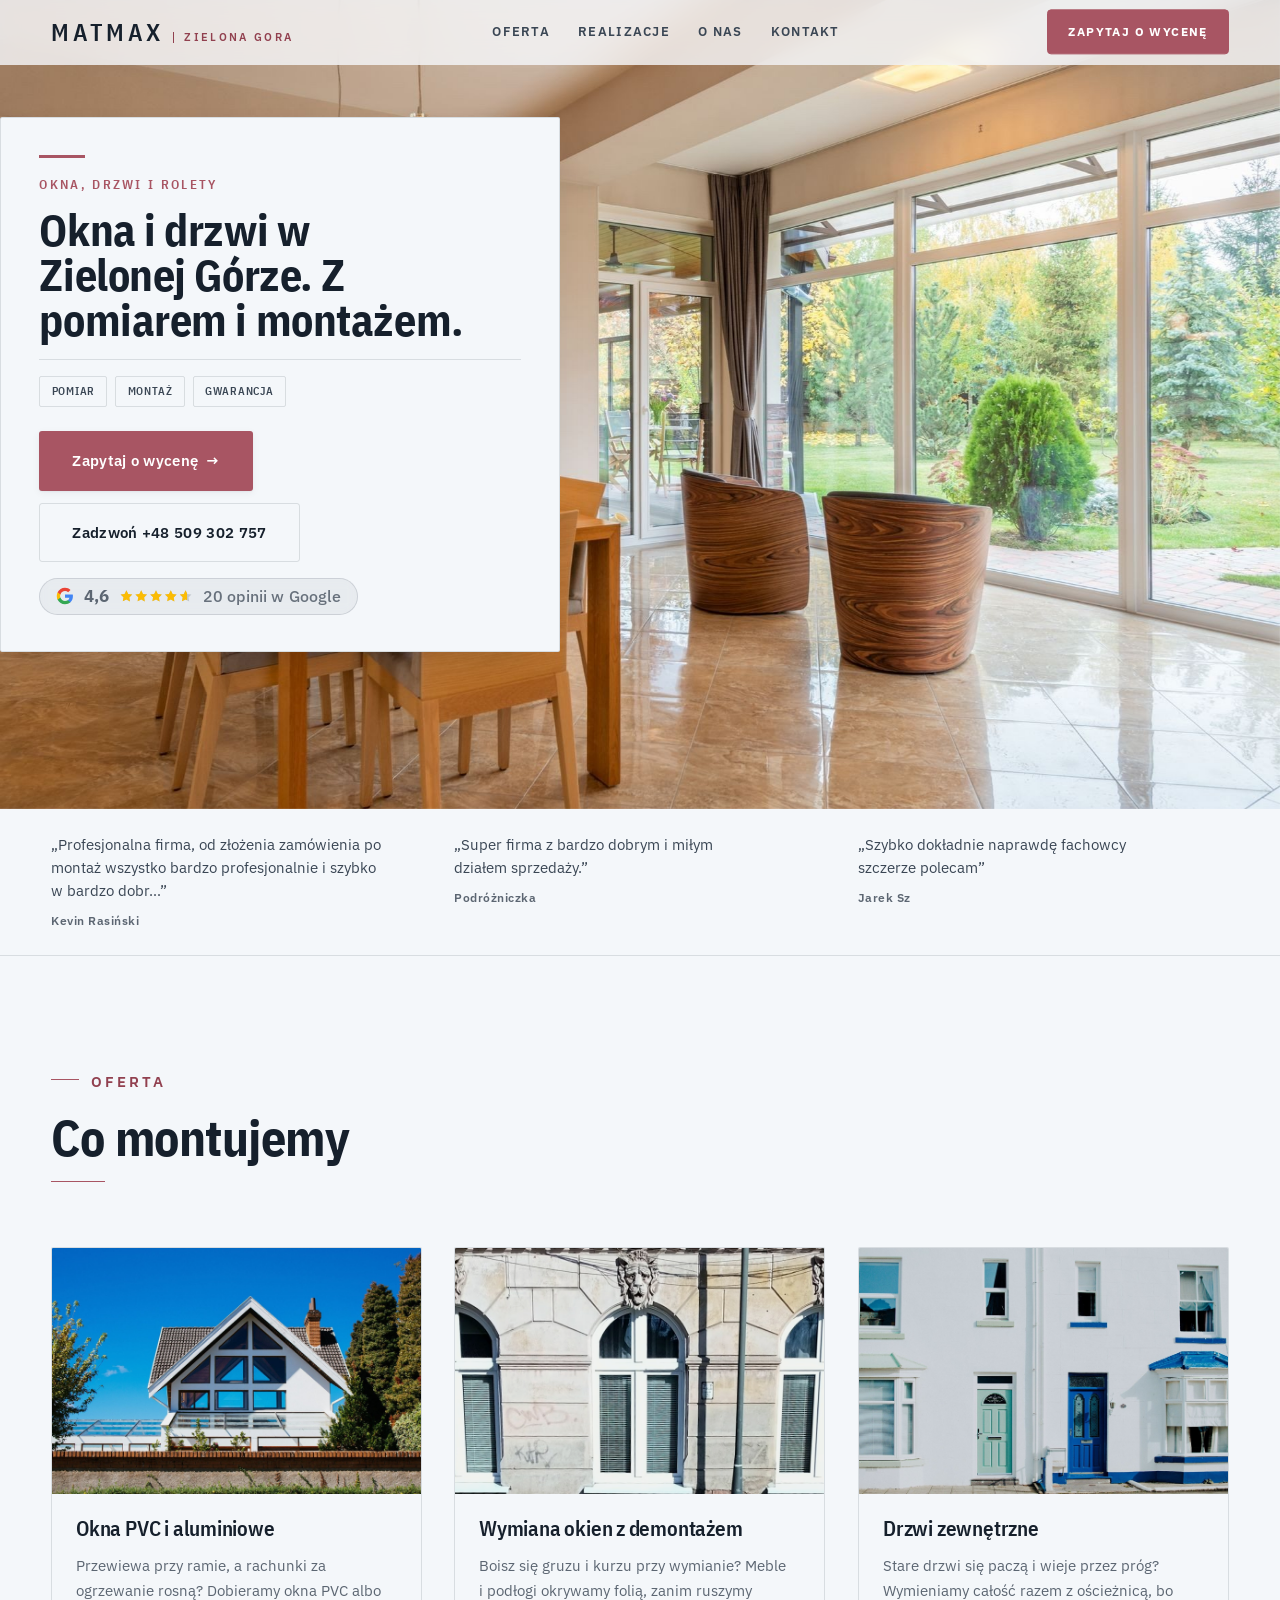
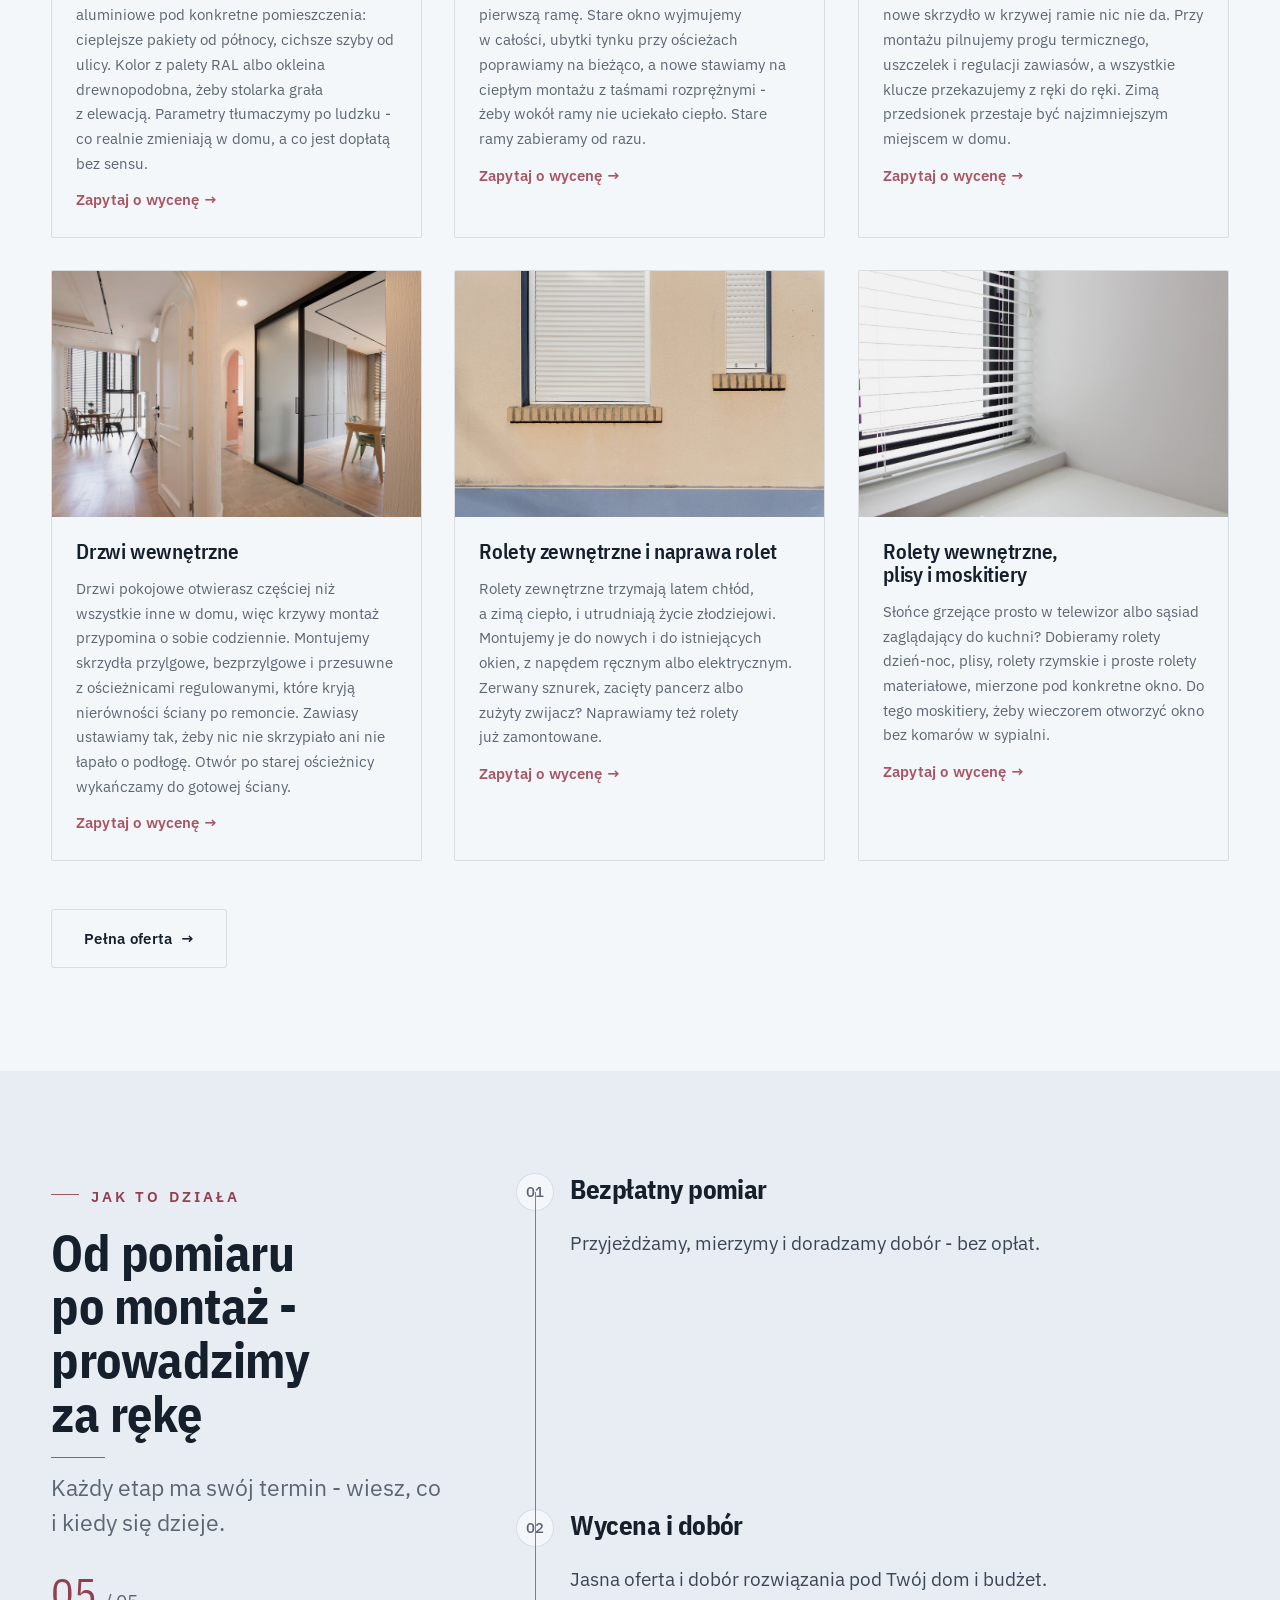
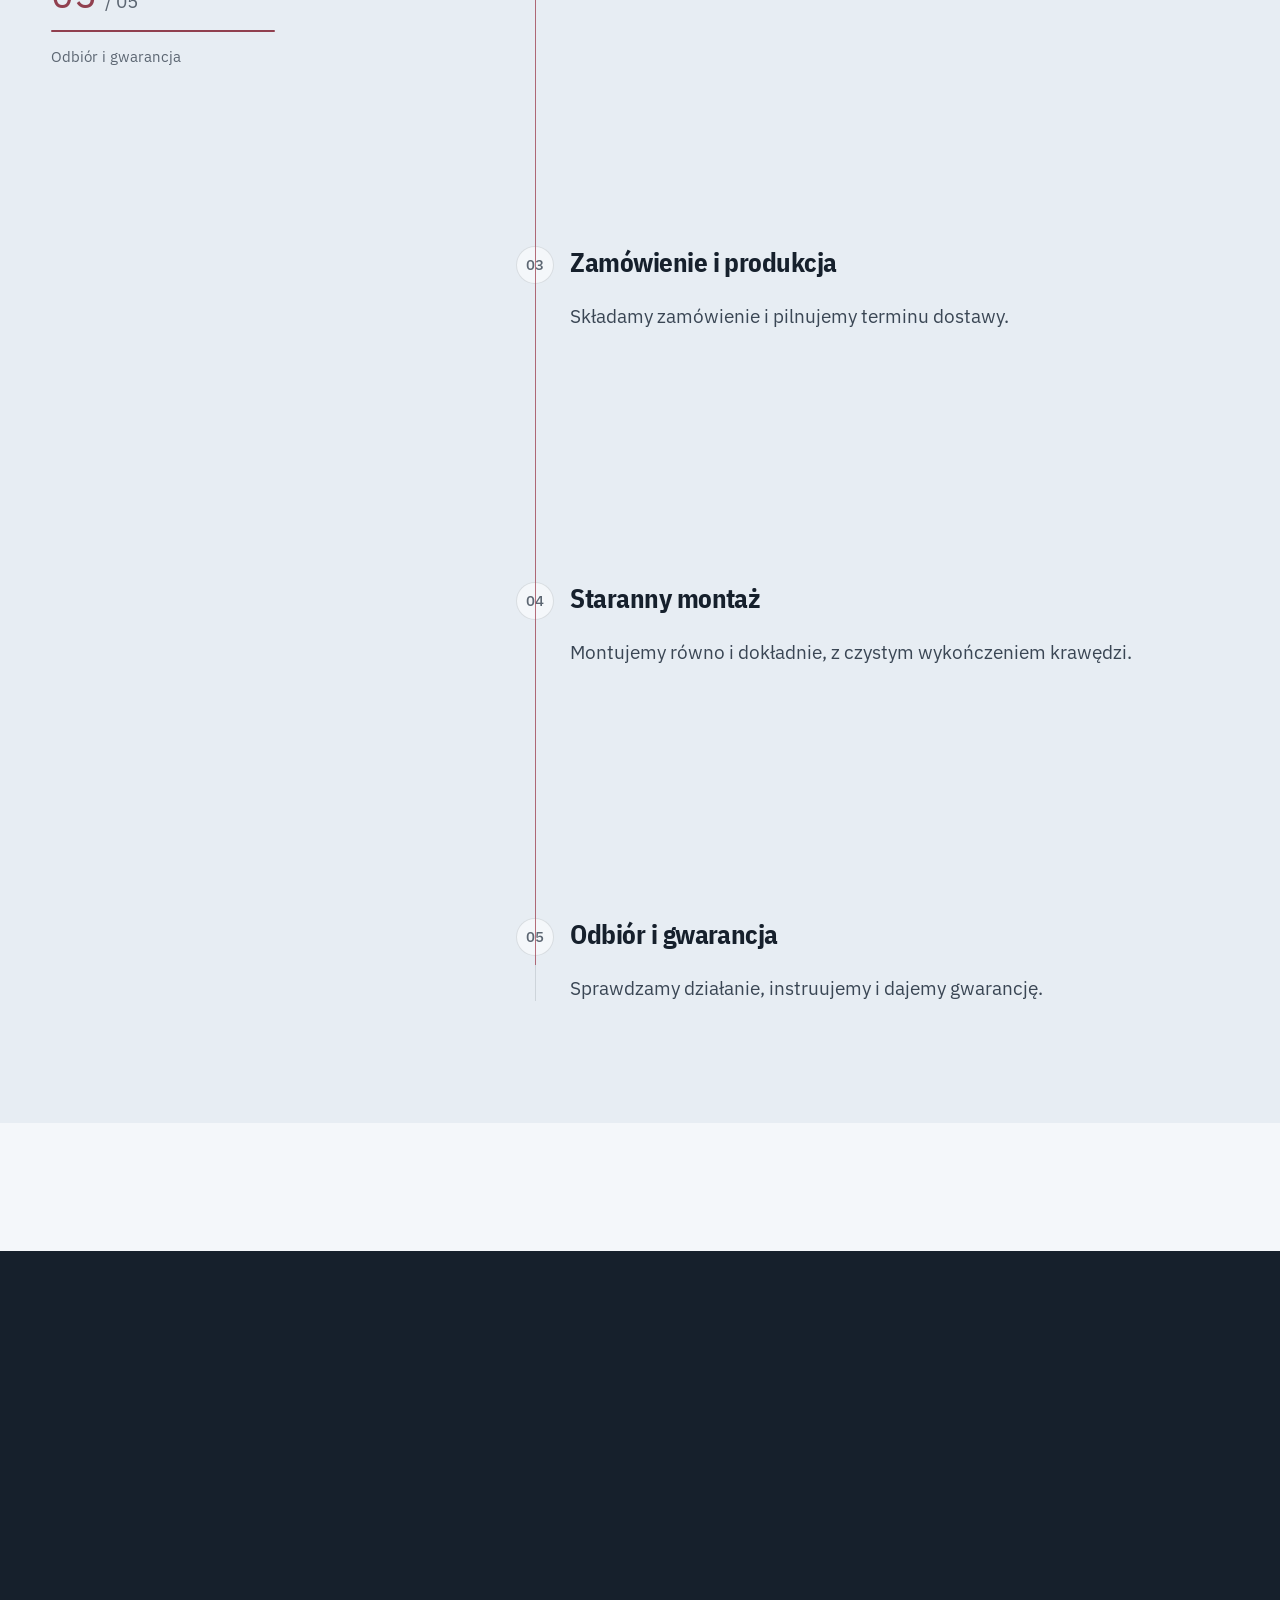
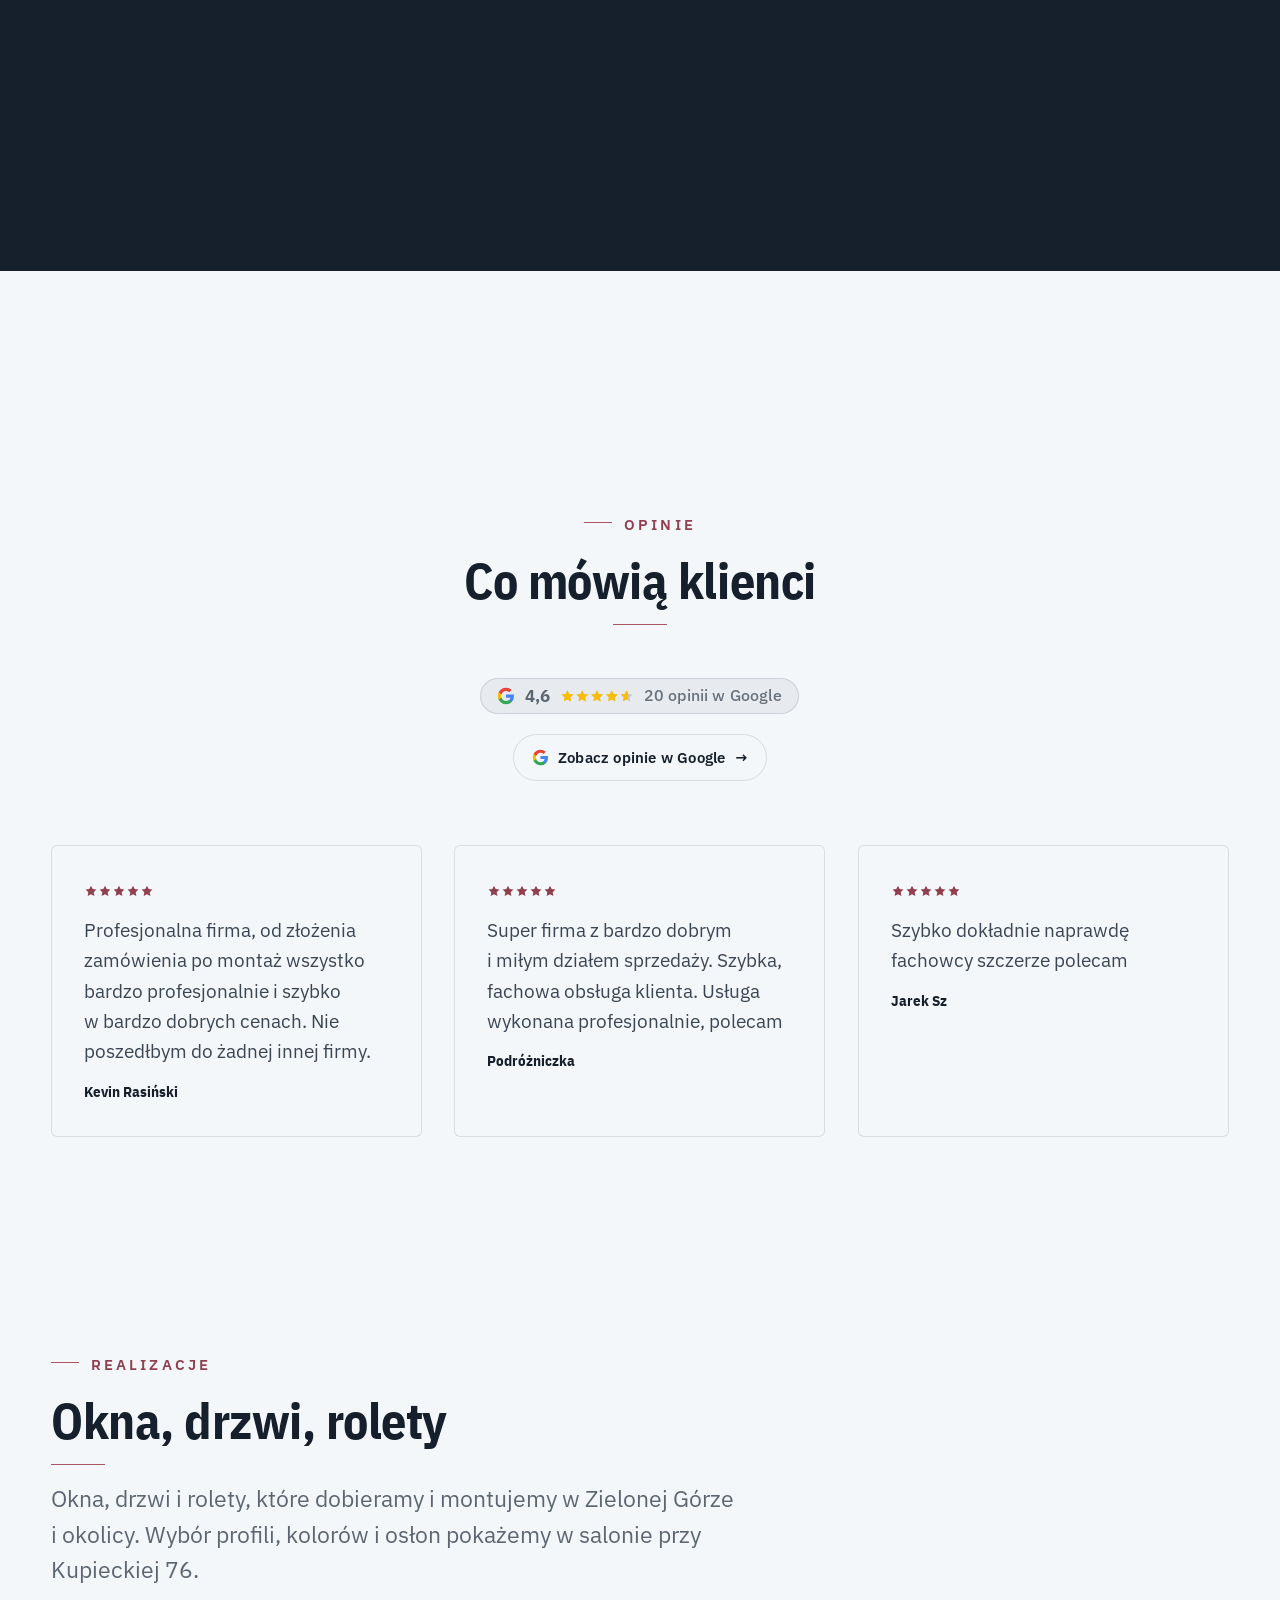
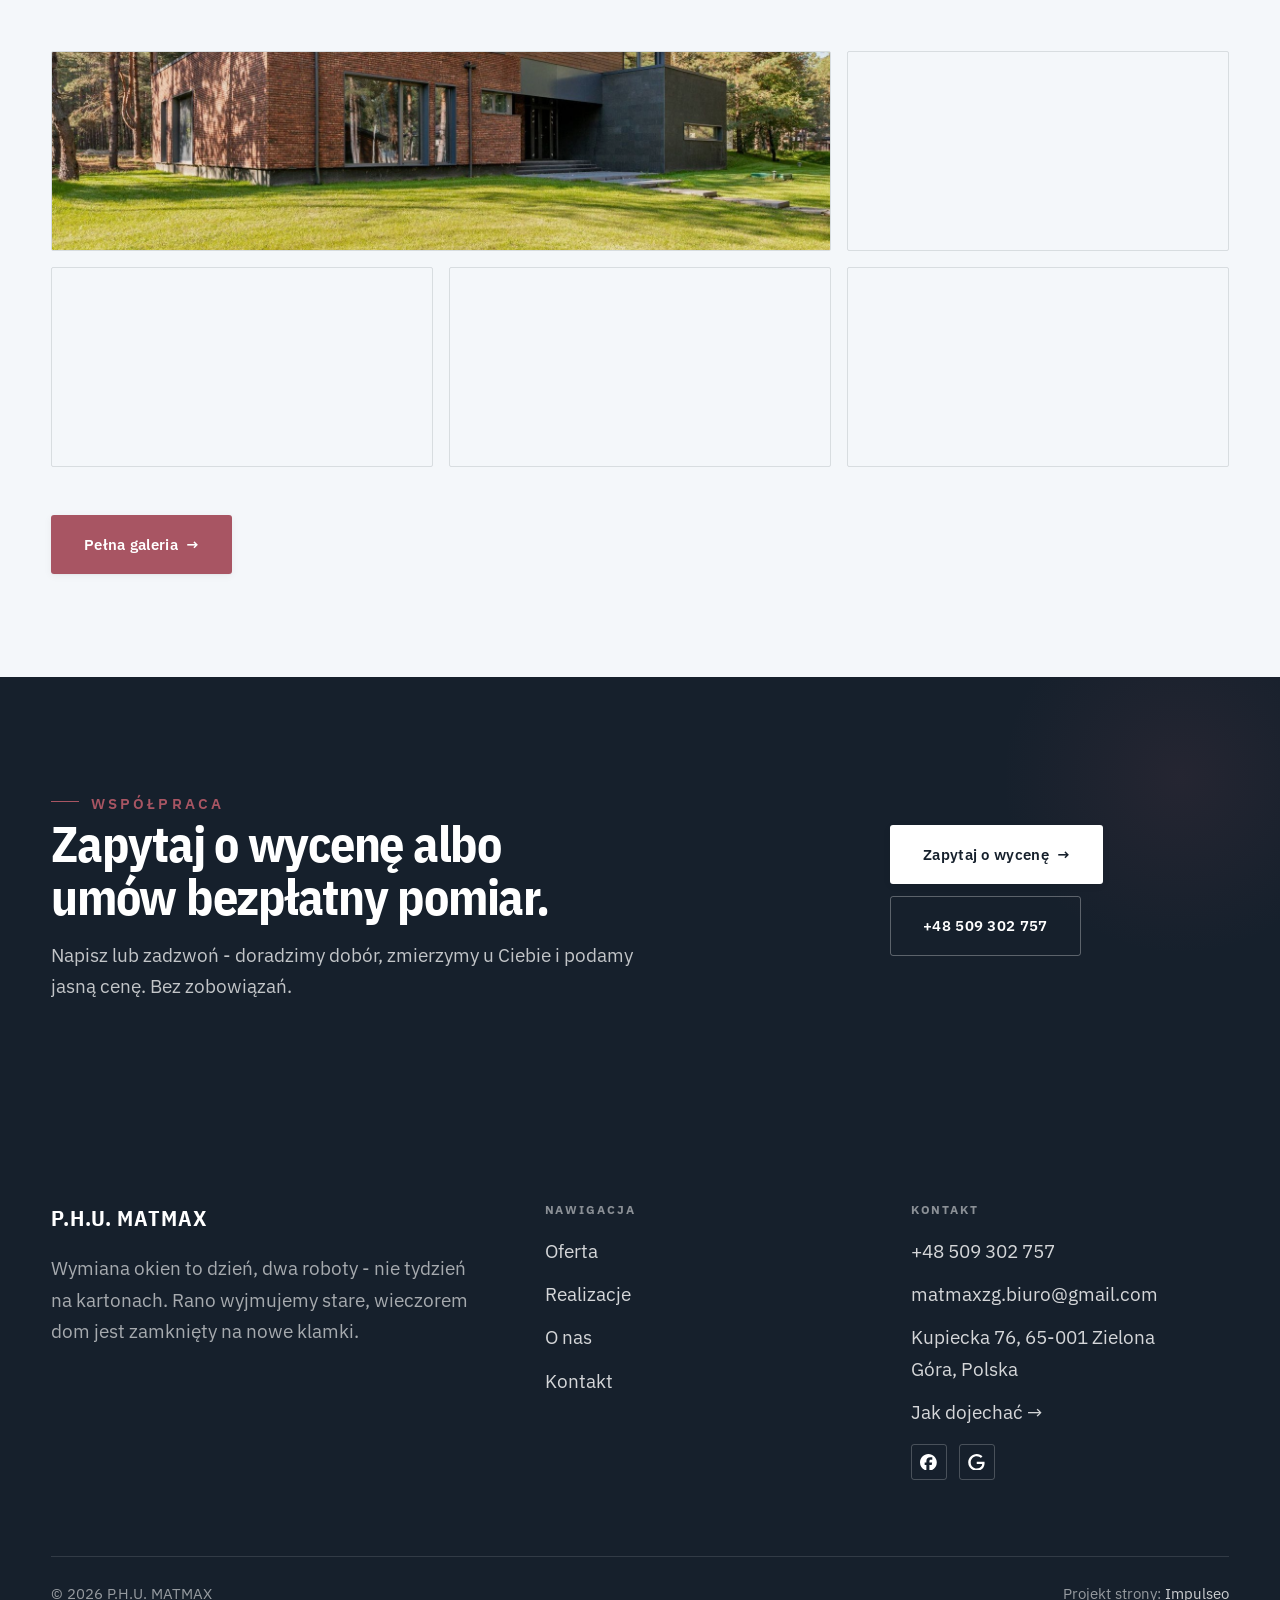
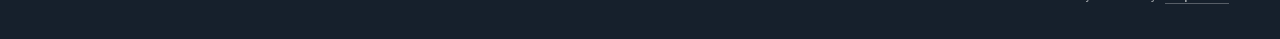
<file: index.html>
<!DOCTYPE html>
<html lang="pl">
<head>
<meta charset="UTF-8">
<meta name="viewport" content="width=device-width, initial-scale=1.0">
<title>P.H.U. MATMAX - okna i drzwi na wymiar</title>
<meta name="description" content="Okna PVC i aluminiowe, drzwi i rolety w Zielonej Górze. Bezpłatny pomiar, ciepły montaż, wywóz starych okien, gwarancja. Zadzwoń: +48 509 302 757.">
<link rel="canonical" href="https://kris20032.github.io/p-h-u-matmax/">
<meta name="robots" content="noindex, nofollow">
<meta property="og:type" content="website">
<meta property="og:locale" content="pl_PL">
<meta property="og:site_name" content="MATMAX">
<meta property="og:title" content="P.H.U. MATMAX - okna i drzwi na wymiar">
<meta property="og:description" content="Okna PVC i aluminiowe, drzwi i rolety w Zielonej Górze. Bezpłatny pomiar, ciepły montaż, wywóz starych okien, gwarancja. Zadzwoń: +48 509 302 757.">
<meta property="og:url" content="https://kris20032.github.io/p-h-u-matmax/">
<meta property="og:image" content="https://kris20032.github.io/p-h-u-matmax/img/og.jpg">
<meta property="og:image:width" content="1200">
<meta property="og:image:height" content="630">
<meta name="twitter:card" content="summary_large_image">
<script type="application/ld+json">{"@context": "https://schema.org", "@type": "HomeAndConstructionBusiness", "name": "MATMAX", "url": "https://kris20032.github.io/p-h-u-matmax/", "telephone": "+48509302757", "image": "https://kris20032.github.io/p-h-u-matmax/img/og.jpg", "areaServed": "Zielona Góra", "sameAs": ["https://maps.google.com/?cid=14462151360641167025&g_mp=Cidnb29nbGUubWFwcy5wbGFjZXMudjEuUGxhY2VzLlNlYXJjaFRleHQQAhgEIAA", "https://www.facebook.com/p/Matmax-okna-drzwi-rolety-61568371782670/"]}</script>
<link rel="preconnect" href="https://fonts.googleapis.com">
<link rel="preconnect" href="https://fonts.gstatic.com" crossorigin>
<link href="https://fonts.googleapis.com/css2?family=IBM+Plex+Sans+Condensed:wght@500;600;700&family=IBM+Plex+Sans:wght@400;500;600&display=swap" rel="stylesheet">
<link rel="stylesheet" href="assets/styles.css?v=80999cab">
</head>
<body>

<header class="nav">
  <div class="wrap nav-inner">
    <a class="brand" href="index.html"><span class="name">MATMAX</span><span class="sub">Zielona Góra</span></a>
    <nav class="nav-links">
      <a href="oferta.html">Oferta</a>
      <a href="realizacje.html">Realizacje</a>
      <a href="o-nas.html">O nas</a>
      <a href="kontakt.html">Kontakt</a>
      <a href="kontakt.html" class="btn btn-accent">Zapytaj o wycenę</a>
    </nav>
    <button class="nav-toggle" aria-label="Menu"><span></span><span></span><span></span></button>
  </div>
</header>

<main>
<section class="hero-dom">
  <img class="hd-bg" src="img/hero.jpg" fetchpriority="high" data-rotate="img/g2.jpg|img/g3.jpg" alt="MATMAX" width="1880" height="1281">
  <div class="wrap">
    <div class="hd-panel reveal">
      <span class="hd-tick" aria-hidden="true"></span>
      <span class="hd-kicker">Okna, drzwi i rolety</span>
      <h1 class="hd-claim">Okna i drzwi w Zielonej Górze. Z pomiarem i montażem.</h1>
      <ul class="hd-tags"><li>Pomiar</li><li>Montaż</li><li>Gwarancja</li></ul>
      <div class="hd-actions">
        <a href="kontakt.html" class="btn btn-accent">Zapytaj o wycenę <span class="arr">→</span></a>
        <a href="tel:+48509302757" class="btn btn-ghost">Zadzwoń +48 509 302 757</a>
      </div>
      <p class="hd-rating"><span class="g-badge"><svg class="gb-ico" viewBox="0 0 24 24" width="18" height="18" aria-hidden="true"><path fill="#4285F4" d="M22.56 12.25c0-.78-.07-1.53-.2-2.25H12v4.26h5.92c-.26 1.37-1.04 2.53-2.21 3.31v2.77h3.57c2.08-1.92 3.28-4.74 3.28-8.09z"/><path fill="#34A853" d="M12 23c2.97 0 5.46-.98 7.28-2.66l-3.57-2.77c-.98.66-2.23 1.06-3.71 1.06-2.86 0-5.29-1.93-6.16-4.53H2.18v2.84C3.99 20.53 7.7 23 12 23z"/><path fill="#FBBC05" d="M5.84 14.09c-.22-.66-.35-1.36-.35-2.09s.13-1.43.35-2.09V7.07H2.18C1.43 8.55 1 10.22 1 12s.43 3.45 1.18 4.93l2.85-2.22.81-.62z"/><path fill="#EA4335" d="M12 5.38c1.62 0 3.06.56 4.21 1.64l3.15-3.15C17.45 2.09 14.97 1 12 1 7.7 1 3.99 3.47 2.18 7.07l3.66 2.84c.87-2.6 3.3-4.53 6.16-4.53z"/></svg><b class="gb-ocena">4,6</b><svg class="gb-stars" viewBox="0 0 90 18" width="74" height="14.8" aria-hidden="true"><g fill="currentColor" opacity=".26"><path transform="translate(0,0)" d="M9 1.6l2.2 4.46 4.92.72-3.56 3.47.84 4.9L9 12.74l-4.4 2.31.84-4.9L1.88 6.68l4.92-.72L9 1.6Z"/><path transform="translate(18,0)" d="M9 1.6l2.2 4.46 4.92.72-3.56 3.47.84 4.9L9 12.74l-4.4 2.31.84-4.9L1.88 6.68l4.92-.72L9 1.6Z"/><path transform="translate(36,0)" d="M9 1.6l2.2 4.46 4.92.72-3.56 3.47.84 4.9L9 12.74l-4.4 2.31.84-4.9L1.88 6.68l4.92-.72L9 1.6Z"/><path transform="translate(54,0)" d="M9 1.6l2.2 4.46 4.92.72-3.56 3.47.84 4.9L9 12.74l-4.4 2.31.84-4.9L1.88 6.68l4.92-.72L9 1.6Z"/><path transform="translate(72,0)" d="M9 1.6l2.2 4.46 4.92.72-3.56 3.47.84 4.9L9 12.74l-4.4 2.31.84-4.9L1.88 6.68l4.92-.72L9 1.6Z"/></g><clipPath id="gs920"><rect x="0" y="0" width="82.8" height="18"/></clipPath><g fill="#FBBC04" clip-path="url(#gs920)"><path transform="translate(0,0)" d="M9 1.6l2.2 4.46 4.92.72-3.56 3.47.84 4.9L9 12.74l-4.4 2.31.84-4.9L1.88 6.68l4.92-.72L9 1.6Z"/><path transform="translate(18,0)" d="M9 1.6l2.2 4.46 4.92.72-3.56 3.47.84 4.9L9 12.74l-4.4 2.31.84-4.9L1.88 6.68l4.92-.72L9 1.6Z"/><path transform="translate(36,0)" d="M9 1.6l2.2 4.46 4.92.72-3.56 3.47.84 4.9L9 12.74l-4.4 2.31.84-4.9L1.88 6.68l4.92-.72L9 1.6Z"/><path transform="translate(54,0)" d="M9 1.6l2.2 4.46 4.92.72-3.56 3.47.84 4.9L9 12.74l-4.4 2.31.84-4.9L1.88 6.68l4.92-.72L9 1.6Z"/><path transform="translate(72,0)" d="M9 1.6l2.2 4.46 4.92.72-3.56 3.47.84 4.9L9 12.74l-4.4 2.31.84-4.9L1.88 6.68l4.92-.72L9 1.6Z"/></g></svg><span class="gb-txt">20 opinii w Google</span></span></p>
    </div>
  </div>
</section>
<section class="opinie-mini" aria-label="Opinie klientów">
  <div class="wrap">
    <div class="om-row">
      <div class="om-item reveal"><blockquote>„Profesjonalna firma, od złożenia zamówienia po montaż wszystko bardzo profesjonalnie i szybko w bardzo dobr…”</blockquote><span class="om-autor">Kevin Rasiński</span></div>
      <div class="om-item reveal"><blockquote>„Super firma z bardzo dobrym i miłym działem sprzedaży.”</blockquote><span class="om-autor">Podróżniczka</span></div>
      <div class="om-item reveal"><blockquote>„Szybko dokładnie naprawdę fachowcy szczerze polecam”</blockquote><span class="om-autor">Jarek Sz</span></div>
    </div>
  </div>
</section>
<section class="dom-products" id="produkty">
  <div class="wrap">
    <div class="head reveal">
      <span class="eyebrow">Oferta</span>
      <h2>Co montujemy</h2>
    </div>
    <div class="dom-grid">
      <article class="dom-card reveal">
        <figure class="dom-card__img"><img src="img/g13.jpg" alt="Okna PVC i aluminiowe" loading="lazy" width="1600" height="1066" decoding="async"></figure>
        <div class="dom-card__body">
          <h3 class="dom-card__name">Okna PVC i aluminiowe</h3>
          <p class="dom-card__tag">Przewiewa przy ramie, a rachunki za ogrzewanie rosną? Dobieramy okna PVC albo aluminiowe pod konkretne pomieszczenia: cieplejsze pakiety od północy, cichsze szyby od ulicy. Kolor z palety RAL albo okleina drewnopodobna, żeby stolarka grała z elewacją. Parametry tłumaczymy po ludzku - co realnie zmieniają w domu, a co jest dopłatą bez sensu.</p>
          <a class="dom-card__link" href="kontakt.html">Zapytaj o wycenę <span class="arr">→</span></a>
        </div>
      </article>
      <article class="dom-card reveal">
        <figure class="dom-card__img"><img src="img/g1.jpg" alt="Wymiana okien z demontażem" loading="lazy" width="1600" height="1068" decoding="async"></figure>
        <div class="dom-card__body">
          <h3 class="dom-card__name">Wymiana okien z demontażem</h3>
          <p class="dom-card__tag">Boisz się gruzu i kurzu przy wymianie? Meble i podłogi okrywamy folią, zanim ruszymy pierwszą ramę. Stare okno wyjmujemy w całości, ubytki tynku przy ościeżach poprawiamy na bieżąco, a nowe stawiamy na ciepłym montażu z taśmami rozprężnymi - żeby wokół ramy nie uciekało ciepło. Stare ramy zabieramy od razu.</p>
          <a class="dom-card__link" href="kontakt.html">Zapytaj o wycenę <span class="arr">→</span></a>
        </div>
      </article>
      <article class="dom-card reveal">
        <figure class="dom-card__img"><img src="img/g4.jpg" alt="Drzwi zewnętrzne" loading="lazy" width="1050" height="534" decoding="async"></figure>
        <div class="dom-card__body">
          <h3 class="dom-card__name">Drzwi zewnętrzne</h3>
          <p class="dom-card__tag">Stare drzwi się paczą i wieje przez próg? Wymieniamy całość razem z ościeżnicą, bo nowe skrzydło w krzywej ramie nic nie da. Przy montażu pilnujemy progu termicznego, uszczelek i regulacji zawiasów, a wszystkie klucze przekazujemy z ręki do ręki. Zimą przedsionek przestaje być najzimniejszym miejscem w domu.</p>
          <a class="dom-card__link" href="kontakt.html">Zapytaj o wycenę <span class="arr">→</span></a>
        </div>
      </article>
      <article class="dom-card reveal">
        <figure class="dom-card__img"><img src="img/g6.jpg" alt="Drzwi wewnętrzne" loading="lazy" width="1600" height="1066" decoding="async"></figure>
        <div class="dom-card__body">
          <h3 class="dom-card__name">Drzwi wewnętrzne</h3>
          <p class="dom-card__tag">Drzwi pokojowe otwierasz częściej niż wszystkie inne w domu, więc krzywy montaż przypomina o sobie codziennie. Montujemy skrzydła przylgowe, bezprzylgowe i przesuwne z ościeżnicami regulowanymi, które kryją nierówności ściany po remoncie. Zawiasy ustawiamy tak, żeby nic nie skrzypiało ani nie łapało o podłogę. Otwór po starej ościeżnicy wykańczamy do gotowej ściany.</p>
          <a class="dom-card__link" href="kontakt.html">Zapytaj o wycenę <span class="arr">→</span></a>
        </div>
      </article>
      <article class="dom-card reveal">
        <figure class="dom-card__img"><img src="img/g5.jpg" alt="Rolety zewnętrzne i naprawa rolet" loading="lazy" width="1880" height="1255" decoding="async"></figure>
        <div class="dom-card__body">
          <h3 class="dom-card__name">Rolety zewnętrzne i naprawa rolet</h3>
          <p class="dom-card__tag">Rolety zewnętrzne trzymają latem chłód, a zimą ciepło, i utrudniają życie złodziejowi. Montujemy je do nowych i do istniejących okien, z napędem ręcznym albo elektrycznym. Zerwany sznurek, zacięty pancerz albo zużyty zwijacz? Naprawiamy też rolety już zamontowane.</p>
          <a class="dom-card__link" href="kontakt.html">Zapytaj o wycenę <span class="arr">→</span></a>
        </div>
      </article>
      <article class="dom-card reveal">
        <figure class="dom-card__img"><img src="img/g15.jpg" alt="Rolety wewnętrzne, plisy i moskitiery" loading="lazy" width="1600" height="1066" decoding="async"></figure>
        <div class="dom-card__body">
          <h3 class="dom-card__name">Rolety wewnętrzne, plisy i moskitiery</h3>
          <p class="dom-card__tag">Słońce grzejące prosto w telewizor albo sąsiad zaglądający do kuchni? Dobieramy rolety dzień-noc, plisy, rolety rzymskie i proste rolety materiałowe, mierzone pod konkretne okno. Do tego moskitiery, żeby wieczorem otworzyć okno bez komarów w sypialni.</p>
          <a class="dom-card__link" href="kontakt.html">Zapytaj o wycenę <span class="arr">→</span></a>
        </div>
      </article>
    </div>
    <div style="margin-top:var(--space-7)" class="reveal"><a href="oferta.html" class="btn btn-ghost">Pełna oferta <span class="arr">→</span></a></div>
  </div>
</section>
<section class="proces proces-os dom">
  <div class="wrap proc-grid">
    <div class="proc-side">
      <div class="head reveal">
        <span class="eyebrow">Jak to działa</span>
        <h2>Od pomiaru po montaż - prowadzimy za rękę</h2>
        <p>Każdy etap ma swój termin - wiesz, co i kiedy się dzieje.</p>
      </div>
      <div class="proc-count" aria-hidden="true"><span class="pc-cur">01</span><span class="pc-all">/ 05</span></div>
      <div class="proc-bar" aria-hidden="true"><i></i></div>
      <p class="proc-now" aria-hidden="true">Bezpłatny pomiar</p>
    </div>
    <ol class="proces-line">
      <li class="reveal"><span class="pno">01</span><h3>Bezpłatny pomiar</h3><p>Przyjeżdżamy, mierzymy i doradzamy dobór - bez opłat.</p></li>
      <li class="reveal"><span class="pno">02</span><h3>Wycena i dobór</h3><p>Jasna oferta i dobór rozwiązania pod Twój dom i budżet.</p></li>
      <li class="reveal"><span class="pno">03</span><h3>Zamówienie i produkcja</h3><p>Składamy zamówienie i pilnujemy terminu dostawy.</p></li>
      <li class="reveal"><span class="pno">04</span><h3>Staranny montaż</h3><p>Montujemy równo i dokładnie, z czystym wykończeniem krawędzi.</p></li>
      <li class="reveal"><span class="pno">05</span><h3>Odbiór i gwarancja</h3><p>Sprawdzamy działanie, instruujemy i dajemy gwarancję.</p></li>
    </ol>
  </div>
</section>
<section class="stopklatka" aria-hidden="true">
  <div class="stk-bg" style="background-image:url(img/g8.jpg)"></div>
</section>
<section class="opinie">
  <div class="wrap">
    <div class="head center reveal">
      <span class="eyebrow">Opinie</span>
      <h2>Co mówią klienci</h2>
    </div>
    <p class="op-meta reveal"><span class="g-badge"><svg class="gb-ico" viewBox="0 0 24 24" width="18" height="18" aria-hidden="true"><path fill="#4285F4" d="M22.56 12.25c0-.78-.07-1.53-.2-2.25H12v4.26h5.92c-.26 1.37-1.04 2.53-2.21 3.31v2.77h3.57c2.08-1.92 3.28-4.74 3.28-8.09z"/><path fill="#34A853" d="M12 23c2.97 0 5.46-.98 7.28-2.66l-3.57-2.77c-.98.66-2.23 1.06-3.71 1.06-2.86 0-5.29-1.93-6.16-4.53H2.18v2.84C3.99 20.53 7.7 23 12 23z"/><path fill="#FBBC05" d="M5.84 14.09c-.22-.66-.35-1.36-.35-2.09s.13-1.43.35-2.09V7.07H2.18C1.43 8.55 1 10.22 1 12s.43 3.45 1.18 4.93l2.85-2.22.81-.62z"/><path fill="#EA4335" d="M12 5.38c1.62 0 3.06.56 4.21 1.64l3.15-3.15C17.45 2.09 14.97 1 12 1 7.7 1 3.99 3.47 2.18 7.07l3.66 2.84c.87-2.6 3.3-4.53 6.16-4.53z"/></svg><b class="gb-ocena">4,6</b><svg class="gb-stars" viewBox="0 0 90 18" width="74" height="14.8" aria-hidden="true"><g fill="currentColor" opacity=".26"><path transform="translate(0,0)" d="M9 1.6l2.2 4.46 4.92.72-3.56 3.47.84 4.9L9 12.74l-4.4 2.31.84-4.9L1.88 6.68l4.92-.72L9 1.6Z"/><path transform="translate(18,0)" d="M9 1.6l2.2 4.46 4.92.72-3.56 3.47.84 4.9L9 12.74l-4.4 2.31.84-4.9L1.88 6.68l4.92-.72L9 1.6Z"/><path transform="translate(36,0)" d="M9 1.6l2.2 4.46 4.92.72-3.56 3.47.84 4.9L9 12.74l-4.4 2.31.84-4.9L1.88 6.68l4.92-.72L9 1.6Z"/><path transform="translate(54,0)" d="M9 1.6l2.2 4.46 4.92.72-3.56 3.47.84 4.9L9 12.74l-4.4 2.31.84-4.9L1.88 6.68l4.92-.72L9 1.6Z"/><path transform="translate(72,0)" d="M9 1.6l2.2 4.46 4.92.72-3.56 3.47.84 4.9L9 12.74l-4.4 2.31.84-4.9L1.88 6.68l4.92-.72L9 1.6Z"/></g><clipPath id="gs920"><rect x="0" y="0" width="82.8" height="18"/></clipPath><g fill="#FBBC04" clip-path="url(#gs920)"><path transform="translate(0,0)" d="M9 1.6l2.2 4.46 4.92.72-3.56 3.47.84 4.9L9 12.74l-4.4 2.31.84-4.9L1.88 6.68l4.92-.72L9 1.6Z"/><path transform="translate(18,0)" d="M9 1.6l2.2 4.46 4.92.72-3.56 3.47.84 4.9L9 12.74l-4.4 2.31.84-4.9L1.88 6.68l4.92-.72L9 1.6Z"/><path transform="translate(36,0)" d="M9 1.6l2.2 4.46 4.92.72-3.56 3.47.84 4.9L9 12.74l-4.4 2.31.84-4.9L1.88 6.68l4.92-.72L9 1.6Z"/><path transform="translate(54,0)" d="M9 1.6l2.2 4.46 4.92.72-3.56 3.47.84 4.9L9 12.74l-4.4 2.31.84-4.9L1.88 6.68l4.92-.72L9 1.6Z"/><path transform="translate(72,0)" d="M9 1.6l2.2 4.46 4.92.72-3.56 3.47.84 4.9L9 12.74l-4.4 2.31.84-4.9L1.88 6.68l4.92-.72L9 1.6Z"/></g></svg><span class="gb-txt">20 opinii w Google</span></span></p>
    <p class="op-meta reveal"><a class="op-google" href="https://maps.google.com/?cid=14462151360641167025&amp;g_mp=Cidnb29nbGUubWFwcy5wbGFjZXMudjEuUGxhY2VzLlNlYXJjaFRleHQQAhgEIAA" target="_blank" rel="noopener"><svg class="op-g-ico" viewBox="0 0 24 24" width="17" height="17" aria-hidden="true"><path fill="#4285F4" d="M22.56 12.25c0-.78-.07-1.53-.2-2.25H12v4.26h5.92c-.26 1.37-1.04 2.53-2.21 3.31v2.77h3.57c2.08-1.92 3.28-4.74 3.28-8.09z"/><path fill="#34A853" d="M12 23c2.97 0 5.46-.98 7.28-2.66l-3.57-2.77c-.98.66-2.23 1.06-3.71 1.06-2.86 0-5.29-1.93-6.16-4.53H2.18v2.84C3.99 20.53 7.7 23 12 23z"/><path fill="#FBBC05" d="M5.84 14.09c-.22-.66-.35-1.36-.35-2.09s.13-1.43.35-2.09V7.07H2.18C1.43 8.55 1 10.22 1 12s.43 3.45 1.18 4.93l2.85-2.22.81-.62z"/><path fill="#EA4335" d="M12 5.38c1.62 0 3.06.56 4.21 1.64l3.15-3.15C17.45 2.09 14.97 1 12 1 7.7 1 3.99 3.47 2.18 7.07l3.66 2.84c.87-2.6 3.3-4.53 6.16-4.53z"/></svg><span>Zobacz opinie w Google</span><span class="arr">→</span></a></p>
    <div class="opinie-grid">
      <figure class="op-card reveal"><span class="op-star"><svg class="ico-star" width="14" height="14" viewBox="0 0 24 24" style="vertical-align:-2px" aria-hidden="true"><path d="M12 2.8l2.85 5.8 6.4.93-4.63 4.5 1.1 6.37L12 17.4l-5.72 3 1.1-6.37-4.63-4.5 6.4-.93L12 2.8Z" fill="currentColor"/></svg><svg class="ico-star" width="14" height="14" viewBox="0 0 24 24" style="vertical-align:-2px" aria-hidden="true"><path d="M12 2.8l2.85 5.8 6.4.93-4.63 4.5 1.1 6.37L12 17.4l-5.72 3 1.1-6.37-4.63-4.5 6.4-.93L12 2.8Z" fill="currentColor"/></svg><svg class="ico-star" width="14" height="14" viewBox="0 0 24 24" style="vertical-align:-2px" aria-hidden="true"><path d="M12 2.8l2.85 5.8 6.4.93-4.63 4.5 1.1 6.37L12 17.4l-5.72 3 1.1-6.37-4.63-4.5 6.4-.93L12 2.8Z" fill="currentColor"/></svg><svg class="ico-star" width="14" height="14" viewBox="0 0 24 24" style="vertical-align:-2px" aria-hidden="true"><path d="M12 2.8l2.85 5.8 6.4.93-4.63 4.5 1.1 6.37L12 17.4l-5.72 3 1.1-6.37-4.63-4.5 6.4-.93L12 2.8Z" fill="currentColor"/></svg><svg class="ico-star" width="14" height="14" viewBox="0 0 24 24" style="vertical-align:-2px" aria-hidden="true"><path d="M12 2.8l2.85 5.8 6.4.93-4.63 4.5 1.1 6.37L12 17.4l-5.72 3 1.1-6.37-4.63-4.5 6.4-.93L12 2.8Z" fill="currentColor"/></svg></span><blockquote>Profesjonalna firma, od złożenia zamówienia po montaż wszystko bardzo profesjonalnie i szybko w bardzo dobrych cenach. Nie poszedłbym do żadnej innej firmy.</blockquote><span class="op-autor">Kevin Rasiński</span></figure>
      <figure class="op-card reveal"><span class="op-star"><svg class="ico-star" width="14" height="14" viewBox="0 0 24 24" style="vertical-align:-2px" aria-hidden="true"><path d="M12 2.8l2.85 5.8 6.4.93-4.63 4.5 1.1 6.37L12 17.4l-5.72 3 1.1-6.37-4.63-4.5 6.4-.93L12 2.8Z" fill="currentColor"/></svg><svg class="ico-star" width="14" height="14" viewBox="0 0 24 24" style="vertical-align:-2px" aria-hidden="true"><path d="M12 2.8l2.85 5.8 6.4.93-4.63 4.5 1.1 6.37L12 17.4l-5.72 3 1.1-6.37-4.63-4.5 6.4-.93L12 2.8Z" fill="currentColor"/></svg><svg class="ico-star" width="14" height="14" viewBox="0 0 24 24" style="vertical-align:-2px" aria-hidden="true"><path d="M12 2.8l2.85 5.8 6.4.93-4.63 4.5 1.1 6.37L12 17.4l-5.72 3 1.1-6.37-4.63-4.5 6.4-.93L12 2.8Z" fill="currentColor"/></svg><svg class="ico-star" width="14" height="14" viewBox="0 0 24 24" style="vertical-align:-2px" aria-hidden="true"><path d="M12 2.8l2.85 5.8 6.4.93-4.63 4.5 1.1 6.37L12 17.4l-5.72 3 1.1-6.37-4.63-4.5 6.4-.93L12 2.8Z" fill="currentColor"/></svg><svg class="ico-star" width="14" height="14" viewBox="0 0 24 24" style="vertical-align:-2px" aria-hidden="true"><path d="M12 2.8l2.85 5.8 6.4.93-4.63 4.5 1.1 6.37L12 17.4l-5.72 3 1.1-6.37-4.63-4.5 6.4-.93L12 2.8Z" fill="currentColor"/></svg></span><blockquote>Super firma z bardzo dobrym i miłym działem sprzedaży. Szybka, fachowa obsługa klienta. Usługa wykonana profesjonalnie, polecam</blockquote><span class="op-autor">Podróżniczka</span></figure>
      <figure class="op-card reveal"><span class="op-star"><svg class="ico-star" width="14" height="14" viewBox="0 0 24 24" style="vertical-align:-2px" aria-hidden="true"><path d="M12 2.8l2.85 5.8 6.4.93-4.63 4.5 1.1 6.37L12 17.4l-5.72 3 1.1-6.37-4.63-4.5 6.4-.93L12 2.8Z" fill="currentColor"/></svg><svg class="ico-star" width="14" height="14" viewBox="0 0 24 24" style="vertical-align:-2px" aria-hidden="true"><path d="M12 2.8l2.85 5.8 6.4.93-4.63 4.5 1.1 6.37L12 17.4l-5.72 3 1.1-6.37-4.63-4.5 6.4-.93L12 2.8Z" fill="currentColor"/></svg><svg class="ico-star" width="14" height="14" viewBox="0 0 24 24" style="vertical-align:-2px" aria-hidden="true"><path d="M12 2.8l2.85 5.8 6.4.93-4.63 4.5 1.1 6.37L12 17.4l-5.72 3 1.1-6.37-4.63-4.5 6.4-.93L12 2.8Z" fill="currentColor"/></svg><svg class="ico-star" width="14" height="14" viewBox="0 0 24 24" style="vertical-align:-2px" aria-hidden="true"><path d="M12 2.8l2.85 5.8 6.4.93-4.63 4.5 1.1 6.37L12 17.4l-5.72 3 1.1-6.37-4.63-4.5 6.4-.93L12 2.8Z" fill="currentColor"/></svg><svg class="ico-star" width="14" height="14" viewBox="0 0 24 24" style="vertical-align:-2px" aria-hidden="true"><path d="M12 2.8l2.85 5.8 6.4.93-4.63 4.5 1.1 6.37L12 17.4l-5.72 3 1.1-6.37-4.63-4.5 6.4-.93L12 2.8Z" fill="currentColor"/></svg></span><blockquote>Szybko dokładnie naprawdę fachowcy szczerze polecam</blockquote><span class="op-autor">Jarek Sz</span></figure>
    </div>
  </div>
</section>
<section>
  <div class="wrap">
    <div class="head reveal">
      <span class="eyebrow">Realizacje</span>
      <h2>Okna, drzwi, rolety</h2>
      <p>Okna, drzwi i rolety, które dobieramy i montujemy w Zielonej Górze i okolicy. Wybór profili, kolorów i osłon pokażemy w salonie przy Kupieckiej 76.</p>
    </div>
    <div class="gallery">
      <div class="tile t-two3 reveal"><img src="img/g7.jpg" alt="MATMAX" loading="lazy" width="1556" height="1024" decoding="async"></div>
      <div class="tile t-third reveal"><img src="img/g9.jpg" alt="MATMAX" loading="lazy" width="1600" height="1068" decoding="async"></div>
      <div class="tile t-third reveal"><img src="img/g10.jpg" alt="MATMAX" loading="lazy" width="1516" height="962" decoding="async"></div>
      <div class="tile t-third reveal"><img src="img/g11.jpg" alt="MATMAX" loading="lazy" width="1600" height="1068" decoding="async"></div>
      <div class="tile t-third reveal"><img src="img/g12.jpg" alt="MATMAX" loading="lazy" width="1600" height="1066" decoding="async"></div>
    </div>
    <div style="margin-top:var(--space-7)" class="reveal"><a href="realizacje.html" class="btn btn-accent">Pełna galeria <span class="arr">→</span></a></div>
  </div>
</section>
<section class="cta">
  <div class="wrap">
    <div class="reveal">
      <span class="eyebrow">Współpraca</span>
      <h2>Zapytaj o wycenę albo umów bezpłatny pomiar.</h2>
      <p>Napisz lub zadzwoń - doradzimy dobór, zmierzymy u Ciebie i podamy jasną cenę. Bez zobowiązań.</p>
    </div>
    <div class="cta-actions reveal">
      <a href="kontakt.html" class="btn btn-light">Zapytaj o wycenę <span class="arr">→</span></a>
      <a href="tel:+48509302757" class="btn btn-ghost btn-ghost-cta">+48 509 302 757</a>
    </div>
  </div>
</section>
</main>

<footer>
  <div class="wrap">
    <div class="foot-grid">
      <div class="foot-brand">
        <div class="name">P.H.U. MATMAX</div>
        <p>Wymiana okien to dzień, dwa roboty - nie tydzień na kartonach. Rano wyjmujemy stare, wieczorem dom jest zamknięty na nowe klamki.</p>
      </div>
      <div class="foot-col">
        <h4>Nawigacja</h4>
        <a href="oferta.html">Oferta</a>
        <a href="realizacje.html">Realizacje</a>
        <a href="o-nas.html">O nas</a>
        <a href="kontakt.html">Kontakt</a>
      </div>
      <div class="foot-col">
        <h4>Kontakt</h4>
        <a href="tel:+48509302757">+48 509 302 757</a>
        <a href="mailto:matmaxzg.biuro@gmail.com">matmaxzg.biuro@gmail.com</a>
        <p>Kupiecka 76, 65-001 Zielona Góra, Polska</p>
        <a href="https://maps.google.com/?cid=14462151360641167025&g_mp=Cidnb29nbGUubWFwcy5wbGFjZXMudjEuUGxhY2VzLlNlYXJjaFRleHQQAhgEIAA" target="_blank" rel="noopener">Jak dojechać →</a>
      <div class="foot-soc">
        <a class="soc" href="https://www.facebook.com/p/Matmax-okna-drzwi-rolety-61568371782670/" target="_blank" rel="noopener" aria-label="Facebook - MATMAX"><svg viewBox="0 0 24 24" aria-hidden="true" focusable="false"><path d="M9.101 23.691v-7.98H6.627v-3.667h2.474v-1.58c0-4.085 1.848-5.978 5.858-5.978.401 0 .955.042 1.468.103a8.68 8.68 0 0 1 1.141.195v3.325a8.623 8.623 0 0 0-.653-.036 26.805 26.805 0 0 0-.733-.009c-.707 0-1.259.096-1.675.309a1.686 1.686 0 0 0-.679.622c-.258.42-.374.995-.374 1.752v1.297h3.919l-.386 2.103-.287 1.564h-3.246v8.245C19.396 23.238 24 18.179 24 12.044c0-6.627-5.373-12-12-12s-12 5.373-12 12c0 5.628 3.874 10.35 9.101 11.647Z" fill="currentColor"/></svg></a>
        <a class="soc" href="https://maps.google.com/?cid=14462151360641167025&g_mp=Cidnb29nbGUubWFwcy5wbGFjZXMudjEuUGxhY2VzLlNlYXJjaFRleHQQAhgEIAA" target="_blank" rel="noopener" aria-label="Google - MATMAX"><svg viewBox="0 0 24 24" aria-hidden="true" focusable="false"><path d="M12.48 10.92v3.28h7.84c-.24 1.84-.853 3.187-1.787 4.133-1.147 1.147-2.933 2.4-6.053 2.4-4.827 0-8.6-3.893-8.6-8.72s3.773-8.72 8.6-8.72c2.6 0 4.507 1.027 5.907 2.347l2.307-2.307C18.747 1.44 16.133 0 12.48 0 5.867 0 .307 5.387.307 12s5.56 12 12.173 12c3.573 0 6.267-1.173 8.373-3.36 2.16-2.16 2.84-5.213 2.84-7.667 0-.76-.053-1.467-.173-2.053H12.48z" fill="currentColor"/></svg></a>
      </div>
      </div>
    </div>
    <div class="foot-bot">
      <span>© 2026 P.H.U. MATMAX</span>
      <span>Projekt strony: <a class="foot-credit" href="https://impulseo.pl" target="_blank" rel="noopener">Impulseo</a></span>
    </div>
  </div>
</footer>
<div class="sticky-reserve"><a class="sr-book" href="kontakt.html">Zapytaj o wycenę</a><a class="sr-call" href="tel:+48509302757" aria-label="Zadzwoń"><svg class="ico-tel" width="16" height="16" viewBox="0 0 24 24" fill="none" aria-hidden="true"><path d="M6.6 10.8a15.5 15.5 0 0 0 6.6 6.6l2.2-2.2a1 1 0 0 1 1-.24 11.4 11.4 0 0 0 3.6.58 1 1 0 0 1 1 1V20a1 1 0 0 1-1 1A17 17 0 0 1 3 4a1 1 0 0 1 1-1h3.5a1 1 0 0 1 1 1c0 1.25.2 2.46.58 3.6a1 1 0 0 1-.25 1l-2.23 2.2Z" fill="currentColor"/></svg></a></div>
<div class="demo-wazne" data-do="2026-11-12" data-cykl="3" hidden><svg class="dw-ico" width="13" height="13" viewBox="0 0 24 24" fill="none" aria-hidden="true"><circle cx="12" cy="12" r="8.6" stroke="currentColor" stroke-width="1.8"/><path d="M12 7.2V12l3.3 2" stroke="currentColor" stroke-width="1.8" stroke-linecap="round"/></svg><span class="dw-txt"></span></div>

<script src="assets/main.js"></script>
</body>
</html>
</file>
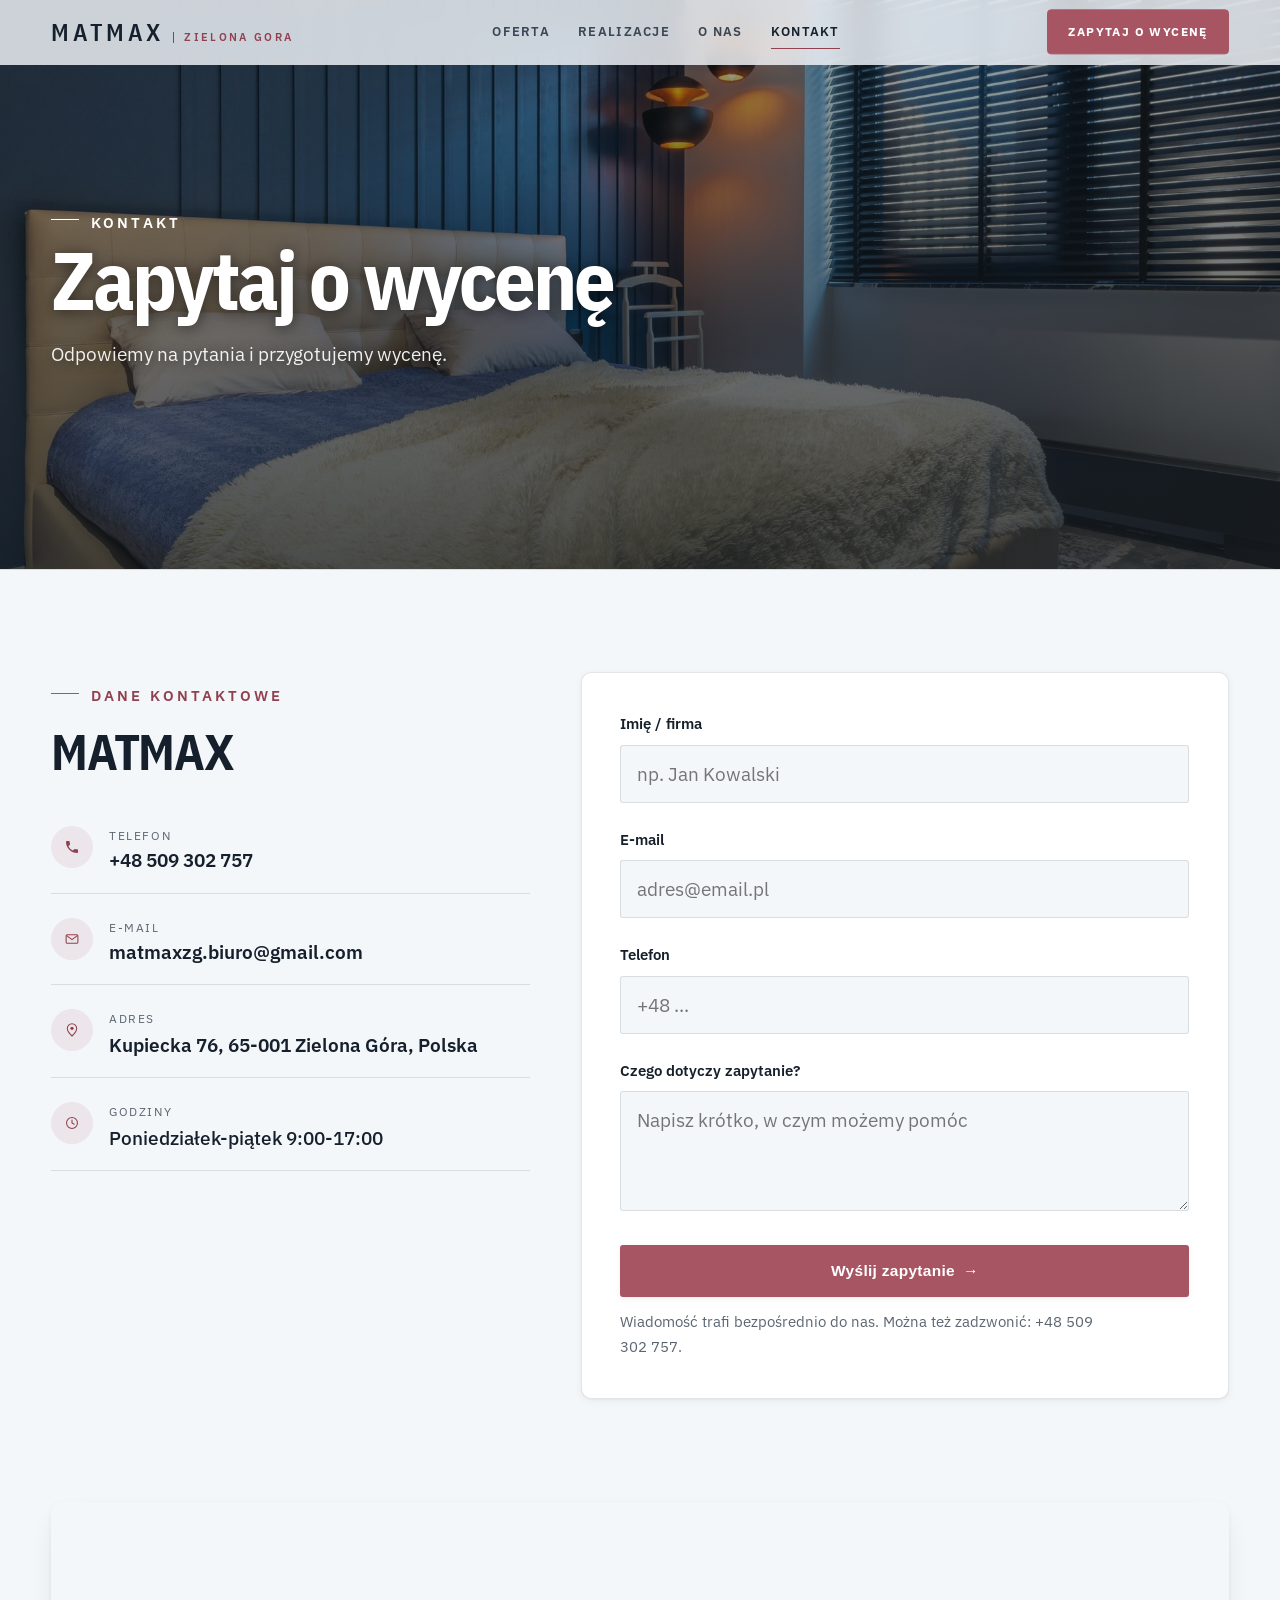
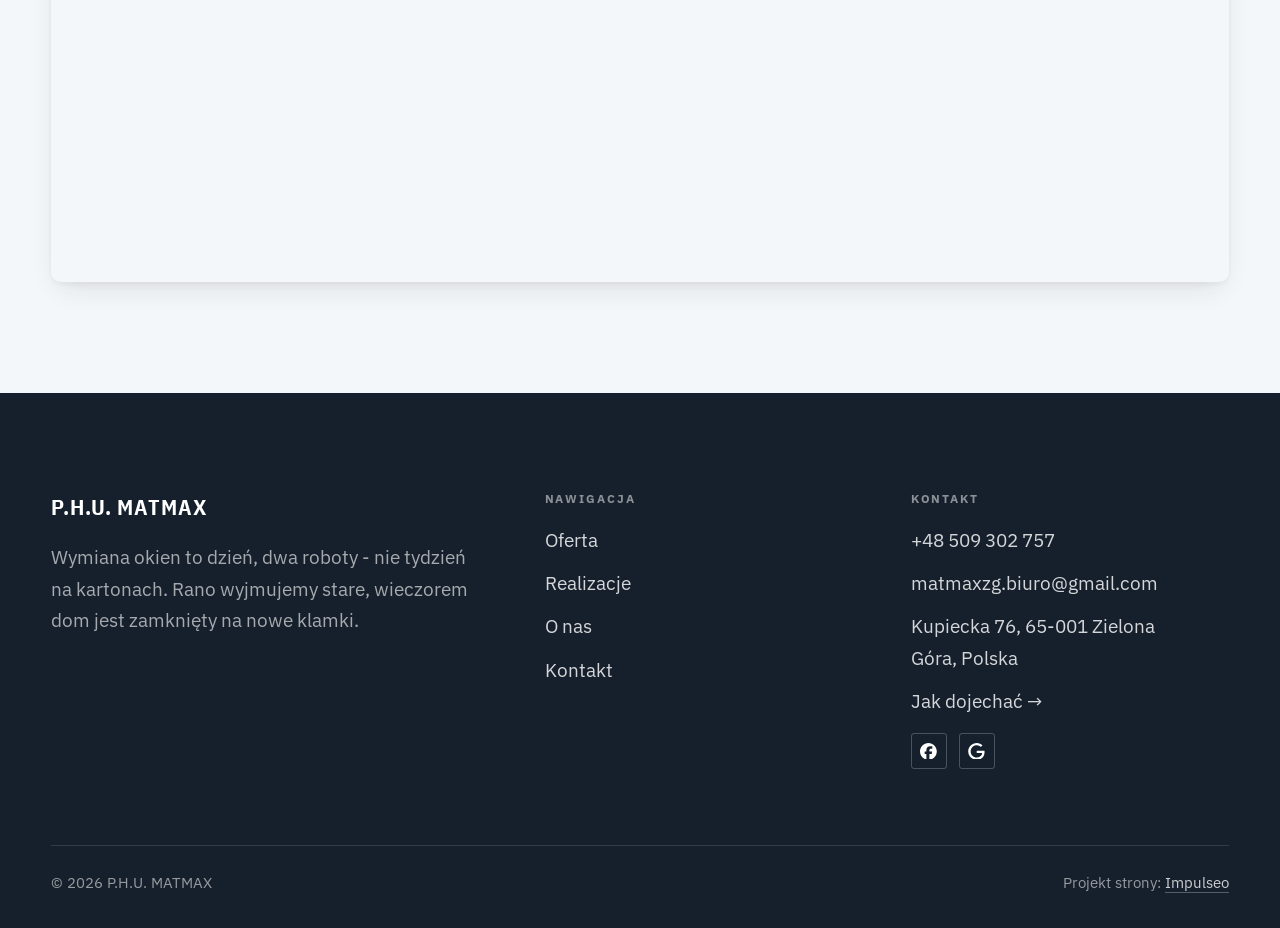
<file: kontakt.html>
<!DOCTYPE html>
<html lang="pl">
<head>
<meta charset="UTF-8">
<meta name="viewport" content="width=device-width, initial-scale=1.0">
<title>Kontakt - MATMAX</title>
<meta name="description" content="Kontakt MATMAX - Kupiecka 76, 65-001 Zielona Góra, Polska">
<link rel="canonical" href="https://kris20032.github.io/p-h-u-matmax/kontakt.html">
<meta name="robots" content="noindex, nofollow">
<meta property="og:type" content="website">
<meta property="og:locale" content="pl_PL">
<meta property="og:site_name" content="MATMAX">
<meta property="og:title" content="Kontakt - MATMAX">
<meta property="og:description" content="Kontakt MATMAX - Kupiecka 76, 65-001 Zielona Góra, Polska">
<meta property="og:url" content="https://kris20032.github.io/p-h-u-matmax/kontakt.html">
<meta property="og:image" content="https://kris20032.github.io/p-h-u-matmax/img/og.jpg">
<meta property="og:image:width" content="1200">
<meta property="og:image:height" content="630">
<meta name="twitter:card" content="summary_large_image">
<link rel="preconnect" href="https://fonts.googleapis.com">
<link rel="preconnect" href="https://fonts.gstatic.com" crossorigin>
<link href="https://fonts.googleapis.com/css2?family=IBM+Plex+Sans+Condensed:wght@500;600;700&family=IBM+Plex+Sans:wght@400;500;600&display=swap" rel="stylesheet">
<link rel="stylesheet" href="assets/styles.css?v=80999cab">
</head>
<body>

<header class="nav">
  <div class="wrap nav-inner">
    <a class="brand" href="index.html"><span class="name">MATMAX</span><span class="sub">Zielona Góra</span></a>
    <nav class="nav-links">
      <a href="oferta.html">Oferta</a>
      <a href="realizacje.html">Realizacje</a>
      <a href="o-nas.html">O nas</a>
      <a href="kontakt.html" class="active" aria-current="page">Kontakt</a>
      <a href="kontakt.html" class="btn btn-accent">Zapytaj o wycenę</a>
    </nav>
    <button class="nav-toggle" aria-label="Menu"><span></span><span></span><span></span></button>
  </div>
</header>

<main>
<section class="pagehead">
  <img src="img/g8.jpg" alt="MATMAX - Zapytaj o wycenę" width="1770" height="1114" decoding="async">
  <div class="wrap">
    <span class="eyebrow">Kontakt</span>
    <h1>Zapytaj o wycenę</h1>
    <p>Odpowiemy na pytania i przygotujemy wycenę.</p>
  </div>
</section>
<section>
  <div class="wrap contact-grid">
    <div class="reveal">
      <span class="eyebrow">Dane kontaktowe</span>
      <h2 style="margin:var(--space-4) 0 var(--space-6)">MATMAX</h2>
      <div class="info-list">
        <div class="info-row"><div class="ic"><svg class="ico-tel" width="16" height="16" viewBox="0 0 24 24" fill="none" aria-hidden="true"><path d="M6.6 10.8a15.5 15.5 0 0 0 6.6 6.6l2.2-2.2a1 1 0 0 1 1-.24 11.4 11.4 0 0 0 3.6.58 1 1 0 0 1 1 1V20a1 1 0 0 1-1 1A17 17 0 0 1 3 4a1 1 0 0 1 1-1h3.5a1 1 0 0 1 1 1c0 1.25.2 2.46.58 3.6a1 1 0 0 1-.25 1l-2.23 2.2Z" fill="currentColor"/></svg></div><div><div class="lbl">Telefon</div><a class="val" href="tel:+48509302757">+48 509 302 757</a></div></div>
        <div class="info-row"><div class="ic"><svg class="ico-mail" width="16" height="16" viewBox="0 0 24 24" fill="none" aria-hidden="true"><rect x="3.2" y="5.5" width="17.6" height="13" rx="1.6" stroke="currentColor" stroke-width="1.6"/><path d="M4 7l8 6 8-6" stroke="currentColor" stroke-width="1.6" stroke-linecap="round" stroke-linejoin="round"/></svg></div><div><div class="lbl">E-mail</div><a class="val" href="mailto:matmaxzg.biuro@gmail.com">matmaxzg.biuro@gmail.com</a></div></div>
        <div class="info-row"><div class="ic"><svg class="ico-pin" width="16" height="16" viewBox="0 0 24 24" fill="none" aria-hidden="true"><path d="M12 21s7-6.1 7-11.5A7 7 0 0 0 5 9.5C5 14.9 12 21 12 21Z" stroke="currentColor" stroke-width="1.6" fill="none"/><circle cx="12" cy="9.5" r="2.4" fill="currentColor"/></svg></div><div><div class="lbl">Adres</div><div class="val">Kupiecka 76, 65-001 Zielona Góra, Polska</div></div></div>
        <div class="info-row"><div class="ic"><svg class="ico-clock" width="16" height="16" viewBox="0 0 24 24" fill="none" aria-hidden="true"><circle cx="12" cy="12" r="8.2" stroke="currentColor" stroke-width="1.6"/><path d="M12 7.5V12l3.2 1.9" stroke="currentColor" stroke-width="1.6" stroke-linecap="round"/></svg></div><div><div class="lbl">Godziny</div><div class="val" style="font-weight:500">Poniedziałek-piątek 9:00-17:00</div></div></div>
      </div>
    </div>
    <div class="reveal">
      <form class="form" action="https://formsubmit.co/matmaxzg.biuro@gmail.com" method="POST">
        <input type="hidden" name="_subject" value="Zapytanie ze strony MATMAX">
        <input type="hidden" name="_captcha" value="false">
        <input type="hidden" name="_template" value="table">
        <div class="fld"><label for="name">Imię / firma</label><input id="name" name="name" type="text" placeholder="np. Jan Kowalski" required></div>
        <div class="fld"><label for="email">E-mail</label><input id="email" name="email" type="email" placeholder="adres@email.pl" required></div>
        <div class="fld"><label for="phone">Telefon</label><input id="phone" name="phone" type="tel" placeholder="+48 ..."></div>
        <div class="fld"><label for="msg">Czego dotyczy zapytanie?</label><textarea id="msg" name="message" placeholder="Napisz krótko, w czym możemy pomóc" required></textarea></div>
        <button type="submit" class="btn btn-accent" style="width:100%;justify-content:center">Wyślij zapytanie <span class="arr">→</span></button>
        <p class="note">Wiadomość trafi bezpośrednio do nas. Można też zadzwonić: +48 509 302 757.</p>
      </form>
    </div>
  </div>
</section>
<section style="padding-top:0">
  <div class="wrap reveal">
    <iframe class="map" title="MATMAX - Zielona Góra" src="https://maps.google.com/maps?q=51.942134%2C15.5031382&z=15&output=embed" loading="lazy" referrerpolicy="no-referrer-when-downgrade"></iframe>
  </div>
</section>
</main>

<footer>
  <div class="wrap">
    <div class="foot-grid">
      <div class="foot-brand">
        <div class="name">P.H.U. MATMAX</div>
        <p>Wymiana okien to dzień, dwa roboty - nie tydzień na kartonach. Rano wyjmujemy stare, wieczorem dom jest zamknięty na nowe klamki.</p>
      </div>
      <div class="foot-col">
        <h4>Nawigacja</h4>
        <a href="oferta.html">Oferta</a>
        <a href="realizacje.html">Realizacje</a>
        <a href="o-nas.html">O nas</a>
        <a href="kontakt.html">Kontakt</a>
      </div>
      <div class="foot-col">
        <h4>Kontakt</h4>
        <a href="tel:+48509302757">+48 509 302 757</a>
        <a href="mailto:matmaxzg.biuro@gmail.com">matmaxzg.biuro@gmail.com</a>
        <p>Kupiecka 76, 65-001 Zielona Góra, Polska</p>
        <a href="https://maps.google.com/?cid=14462151360641167025&g_mp=Cidnb29nbGUubWFwcy5wbGFjZXMudjEuUGxhY2VzLlNlYXJjaFRleHQQAhgEIAA" target="_blank" rel="noopener">Jak dojechać →</a>
      <div class="foot-soc">
        <a class="soc" href="https://www.facebook.com/p/Matmax-okna-drzwi-rolety-61568371782670/" target="_blank" rel="noopener" aria-label="Facebook - MATMAX"><svg viewBox="0 0 24 24" aria-hidden="true" focusable="false"><path d="M9.101 23.691v-7.98H6.627v-3.667h2.474v-1.58c0-4.085 1.848-5.978 5.858-5.978.401 0 .955.042 1.468.103a8.68 8.68 0 0 1 1.141.195v3.325a8.623 8.623 0 0 0-.653-.036 26.805 26.805 0 0 0-.733-.009c-.707 0-1.259.096-1.675.309a1.686 1.686 0 0 0-.679.622c-.258.42-.374.995-.374 1.752v1.297h3.919l-.386 2.103-.287 1.564h-3.246v8.245C19.396 23.238 24 18.179 24 12.044c0-6.627-5.373-12-12-12s-12 5.373-12 12c0 5.628 3.874 10.35 9.101 11.647Z" fill="currentColor"/></svg></a>
        <a class="soc" href="https://maps.google.com/?cid=14462151360641167025&g_mp=Cidnb29nbGUubWFwcy5wbGFjZXMudjEuUGxhY2VzLlNlYXJjaFRleHQQAhgEIAA" target="_blank" rel="noopener" aria-label="Google - MATMAX"><svg viewBox="0 0 24 24" aria-hidden="true" focusable="false"><path d="M12.48 10.92v3.28h7.84c-.24 1.84-.853 3.187-1.787 4.133-1.147 1.147-2.933 2.4-6.053 2.4-4.827 0-8.6-3.893-8.6-8.72s3.773-8.72 8.6-8.72c2.6 0 4.507 1.027 5.907 2.347l2.307-2.307C18.747 1.44 16.133 0 12.48 0 5.867 0 .307 5.387.307 12s5.56 12 12.173 12c3.573 0 6.267-1.173 8.373-3.36 2.16-2.16 2.84-5.213 2.84-7.667 0-.76-.053-1.467-.173-2.053H12.48z" fill="currentColor"/></svg></a>
      </div>
      </div>
    </div>
    <div class="foot-bot">
      <span>© 2026 P.H.U. MATMAX</span>
      <span>Projekt strony: <a class="foot-credit" href="https://impulseo.pl" target="_blank" rel="noopener">Impulseo</a></span>
    </div>
  </div>
</footer>
<div class="sticky-reserve"><a class="sr-book" href="kontakt.html">Zapytaj o wycenę</a><a class="sr-call" href="tel:+48509302757" aria-label="Zadzwoń"><svg class="ico-tel" width="16" height="16" viewBox="0 0 24 24" fill="none" aria-hidden="true"><path d="M6.6 10.8a15.5 15.5 0 0 0 6.6 6.6l2.2-2.2a1 1 0 0 1 1-.24 11.4 11.4 0 0 0 3.6.58 1 1 0 0 1 1 1V20a1 1 0 0 1-1 1A17 17 0 0 1 3 4a1 1 0 0 1 1-1h3.5a1 1 0 0 1 1 1c0 1.25.2 2.46.58 3.6a1 1 0 0 1-.25 1l-2.23 2.2Z" fill="currentColor"/></svg></a></div>
<div class="demo-wazne" data-do="2026-11-12" data-cykl="3" hidden><svg class="dw-ico" width="13" height="13" viewBox="0 0 24 24" fill="none" aria-hidden="true"><circle cx="12" cy="12" r="8.6" stroke="currentColor" stroke-width="1.8"/><path d="M12 7.2V12l3.3 2" stroke="currentColor" stroke-width="1.8" stroke-linecap="round"/></svg><span class="dw-txt"></span></div>

<script src="assets/main.js"></script>
</body>
</html>
</file>
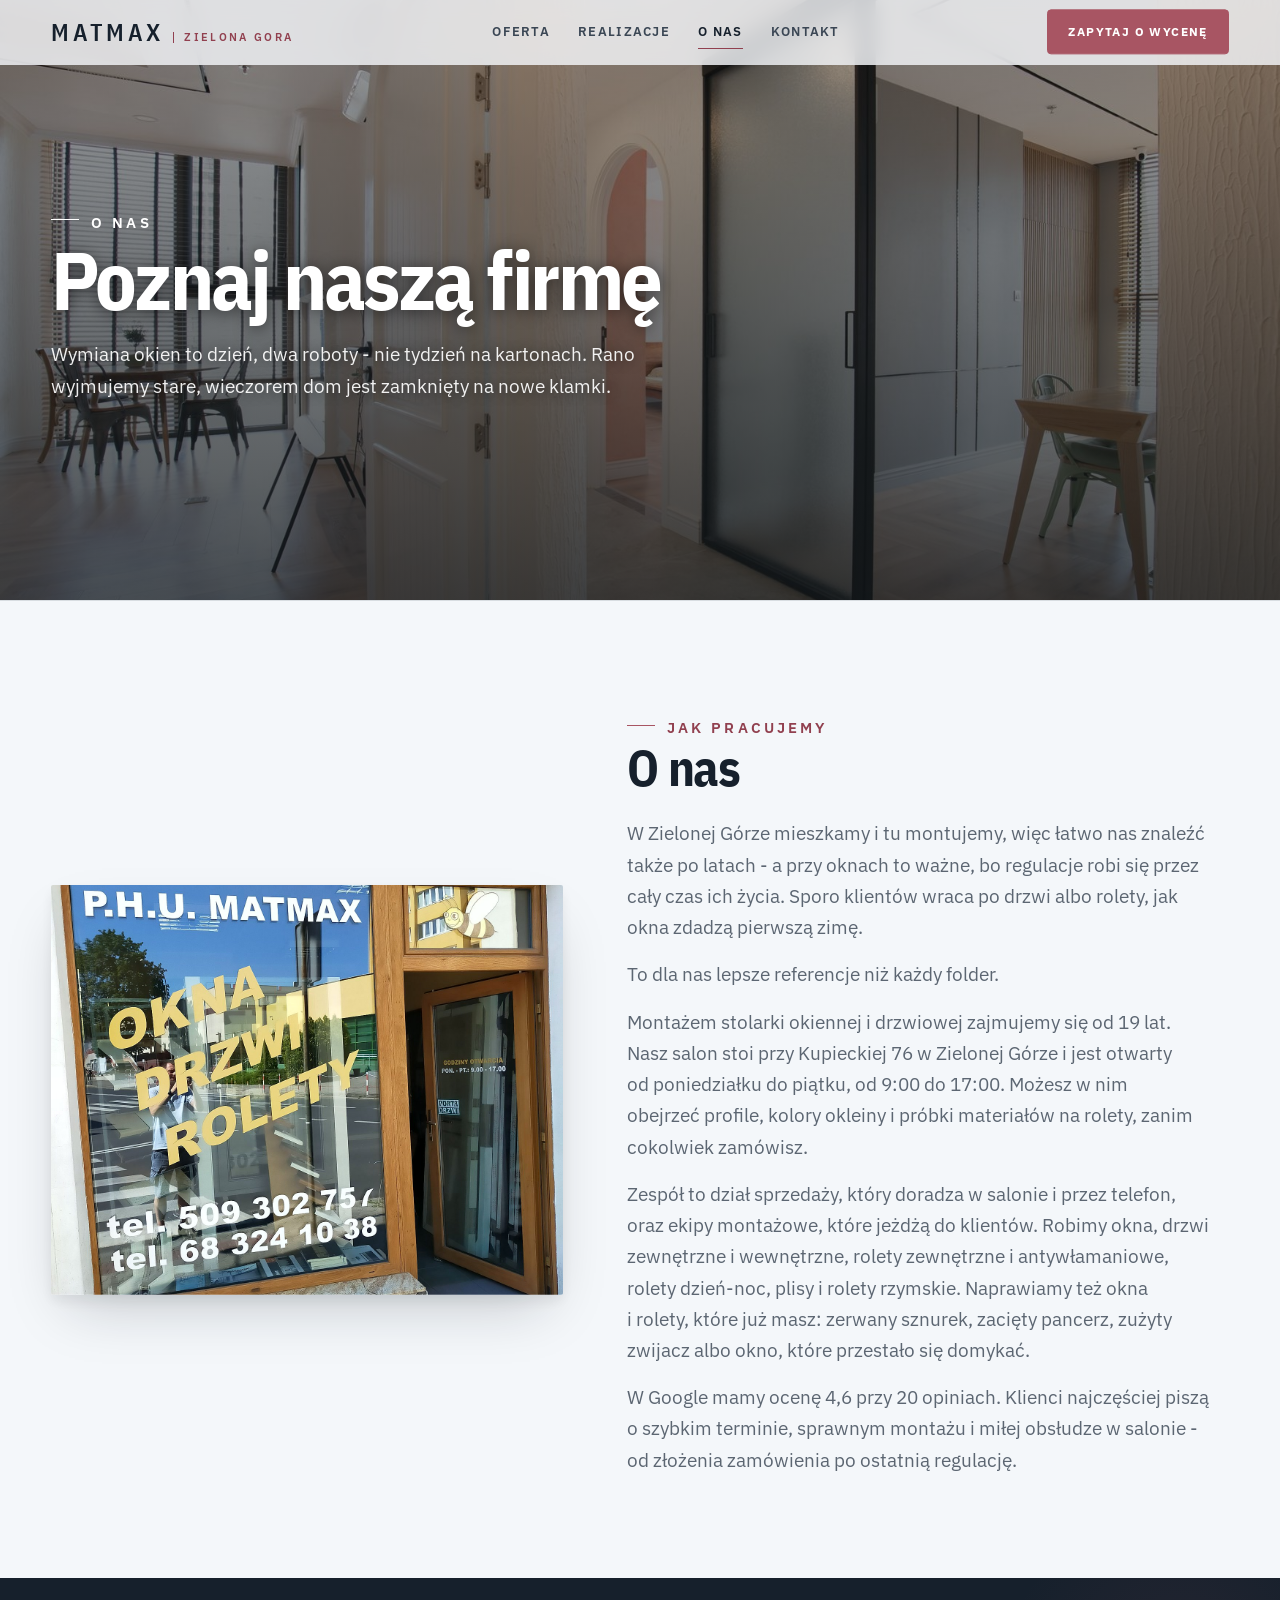
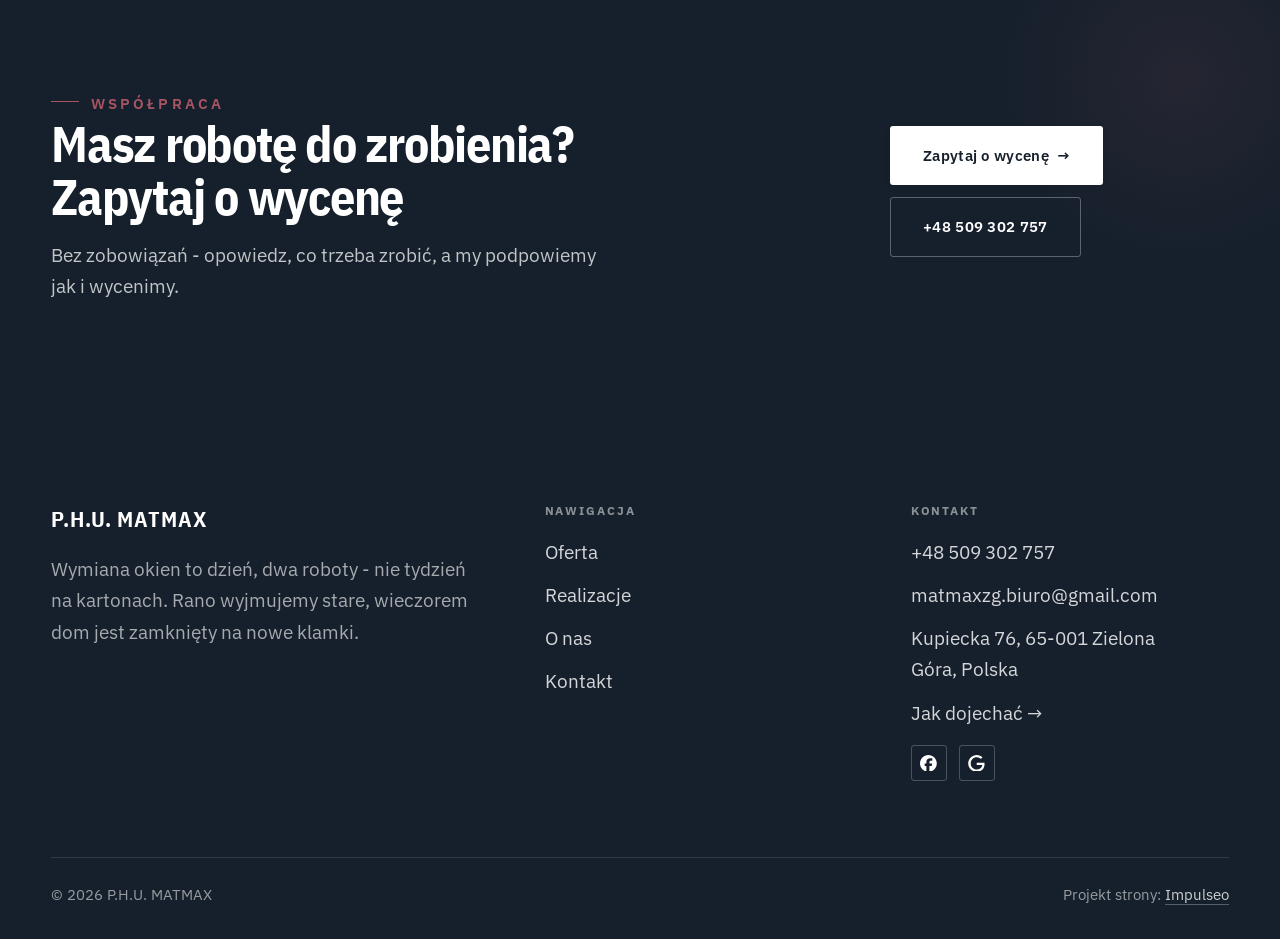
<file: o-nas.html>
<!DOCTYPE html>
<html lang="pl">
<head>
<meta charset="UTF-8">
<meta name="viewport" content="width=device-width, initial-scale=1.0">
<title>O nas - MATMAX</title>
<meta name="description" content="Okna PVC i aluminiowe, drzwi i rolety w Zielonej Górze. Bezpłatny pomiar, ciepły montaż, wywóz starych okien, gwarancja. Zadzwoń: +48 509 302 757.">
<link rel="canonical" href="https://kris20032.github.io/p-h-u-matmax/o-nas.html">
<meta name="robots" content="noindex, nofollow">
<meta property="og:type" content="website">
<meta property="og:locale" content="pl_PL">
<meta property="og:site_name" content="MATMAX">
<meta property="og:title" content="O nas - MATMAX">
<meta property="og:description" content="Okna PVC i aluminiowe, drzwi i rolety w Zielonej Górze. Bezpłatny pomiar, ciepły montaż, wywóz starych okien, gwarancja. Zadzwoń: +48 509 302 757.">
<meta property="og:url" content="https://kris20032.github.io/p-h-u-matmax/o-nas.html">
<meta property="og:image" content="https://kris20032.github.io/p-h-u-matmax/img/og.jpg">
<meta property="og:image:width" content="1200">
<meta property="og:image:height" content="630">
<meta name="twitter:card" content="summary_large_image">
<link rel="preconnect" href="https://fonts.googleapis.com">
<link rel="preconnect" href="https://fonts.gstatic.com" crossorigin>
<link href="https://fonts.googleapis.com/css2?family=IBM+Plex+Sans+Condensed:wght@500;600;700&family=IBM+Plex+Sans:wght@400;500;600&display=swap" rel="stylesheet">
<link rel="stylesheet" href="assets/styles.css?v=80999cab">
</head>
<body>

<header class="nav">
  <div class="wrap nav-inner">
    <a class="brand" href="index.html"><span class="name">MATMAX</span><span class="sub">Zielona Góra</span></a>
    <nav class="nav-links">
      <a href="oferta.html">Oferta</a>
      <a href="realizacje.html">Realizacje</a>
      <a href="o-nas.html" class="active" aria-current="page">O nas</a>
      <a href="kontakt.html">Kontakt</a>
      <a href="kontakt.html" class="btn btn-accent">Zapytaj o wycenę</a>
    </nav>
    <button class="nav-toggle" aria-label="Menu"><span></span><span></span><span></span></button>
  </div>
</header>

<main>
<section class="pagehead">
  <img src="img/g6.jpg" alt="MATMAX - Poznaj naszą firmę" width="1600" height="1066" decoding="async">
  <div class="wrap">
    <span class="eyebrow">O nas</span>
    <h1>Poznaj naszą firmę</h1>
    <p>Wymiana okien to dzień, dwa roboty - nie tydzień na kartonach. Rano wyjmujemy stare, wieczorem dom jest zamknięty na nowe klamki.</p>
  </div>
</section>
<section>
  <div class="wrap split">
    <div class="split-art reveal"><img src="img/about.jpg" alt="Salon MATMAX przy Kupieckiej 76 w Zielonej Górze" loading="lazy" width="1400" height="1867" decoding="async"></div>
    <div class="split-copy reveal">
      <span class="eyebrow">Jak pracujemy</span>
      <h2>O nas</h2>
      <p class="muted">W Zielonej Górze mieszkamy i tu montujemy, więc łatwo nas znaleźć także po latach - a przy oknach to ważne, bo regulacje robi się przez cały czas ich życia. Sporo klientów wraca po drzwi albo rolety, jak okna zdadzą pierwszą zimę.</p>
      <p class="muted">To dla nas lepsze referencje niż każdy folder.</p>
      <p class="muted">Montażem stolarki okiennej i drzwiowej zajmujemy się od 19 lat. Nasz salon stoi przy Kupieckiej 76 w Zielonej Górze i jest otwarty od poniedziałku do piątku, od 9:00 do 17:00. Możesz w nim obejrzeć profile, kolory okleiny i próbki materiałów na rolety, zanim cokolwiek zamówisz.</p>
      <p class="muted">Zespół to dział sprzedaży, który doradza w salonie i przez telefon, oraz ekipy montażowe, które jeżdżą do klientów. Robimy okna, drzwi zewnętrzne i wewnętrzne, rolety zewnętrzne i antywłamaniowe, rolety dzień-noc, plisy i rolety rzymskie. Naprawiamy też okna i rolety, które już masz: zerwany sznurek, zacięty pancerz, zużyty zwijacz albo okno, które przestało się domykać.</p>
      <p class="muted">W Google mamy ocenę 4,6 przy 20 opiniach. Klienci najczęściej piszą o szybkim terminie, sprawnym montażu i miłej obsłudze w salonie - od złożenia zamówienia po ostatnią regulację.</p>
    </div>
  </div>
</section>


<section class="cta">
  <div class="wrap">
    <div class="reveal">
      <span class="eyebrow">Współpraca</span>
      <h2>Masz robotę do zrobienia? Zapytaj o wycenę</h2>
      <p>Bez zobowiązań - opowiedz, co trzeba zrobić, a my podpowiemy jak i wycenimy.</p>
    </div>
    <div class="cta-actions reveal">
      <a href="kontakt.html" class="btn btn-light">Zapytaj o wycenę <span class="arr">→</span></a>
      <a href="tel:+48509302757" class="btn btn-ghost btn-ghost-cta">+48 509 302 757</a>
    </div>
  </div>
</section>
</main>

<footer>
  <div class="wrap">
    <div class="foot-grid">
      <div class="foot-brand">
        <div class="name">P.H.U. MATMAX</div>
        <p>Wymiana okien to dzień, dwa roboty - nie tydzień na kartonach. Rano wyjmujemy stare, wieczorem dom jest zamknięty na nowe klamki.</p>
      </div>
      <div class="foot-col">
        <h4>Nawigacja</h4>
        <a href="oferta.html">Oferta</a>
        <a href="realizacje.html">Realizacje</a>
        <a href="o-nas.html">O nas</a>
        <a href="kontakt.html">Kontakt</a>
      </div>
      <div class="foot-col">
        <h4>Kontakt</h4>
        <a href="tel:+48509302757">+48 509 302 757</a>
        <a href="mailto:matmaxzg.biuro@gmail.com">matmaxzg.biuro@gmail.com</a>
        <p>Kupiecka 76, 65-001 Zielona Góra, Polska</p>
        <a href="https://maps.google.com/?cid=14462151360641167025&g_mp=Cidnb29nbGUubWFwcy5wbGFjZXMudjEuUGxhY2VzLlNlYXJjaFRleHQQAhgEIAA" target="_blank" rel="noopener">Jak dojechać →</a>
      <div class="foot-soc">
        <a class="soc" href="https://www.facebook.com/p/Matmax-okna-drzwi-rolety-61568371782670/" target="_blank" rel="noopener" aria-label="Facebook - MATMAX"><svg viewBox="0 0 24 24" aria-hidden="true" focusable="false"><path d="M9.101 23.691v-7.98H6.627v-3.667h2.474v-1.58c0-4.085 1.848-5.978 5.858-5.978.401 0 .955.042 1.468.103a8.68 8.68 0 0 1 1.141.195v3.325a8.623 8.623 0 0 0-.653-.036 26.805 26.805 0 0 0-.733-.009c-.707 0-1.259.096-1.675.309a1.686 1.686 0 0 0-.679.622c-.258.42-.374.995-.374 1.752v1.297h3.919l-.386 2.103-.287 1.564h-3.246v8.245C19.396 23.238 24 18.179 24 12.044c0-6.627-5.373-12-12-12s-12 5.373-12 12c0 5.628 3.874 10.35 9.101 11.647Z" fill="currentColor"/></svg></a>
        <a class="soc" href="https://maps.google.com/?cid=14462151360641167025&g_mp=Cidnb29nbGUubWFwcy5wbGFjZXMudjEuUGxhY2VzLlNlYXJjaFRleHQQAhgEIAA" target="_blank" rel="noopener" aria-label="Google - MATMAX"><svg viewBox="0 0 24 24" aria-hidden="true" focusable="false"><path d="M12.48 10.92v3.28h7.84c-.24 1.84-.853 3.187-1.787 4.133-1.147 1.147-2.933 2.4-6.053 2.4-4.827 0-8.6-3.893-8.6-8.72s3.773-8.72 8.6-8.72c2.6 0 4.507 1.027 5.907 2.347l2.307-2.307C18.747 1.44 16.133 0 12.48 0 5.867 0 .307 5.387.307 12s5.56 12 12.173 12c3.573 0 6.267-1.173 8.373-3.36 2.16-2.16 2.84-5.213 2.84-7.667 0-.76-.053-1.467-.173-2.053H12.48z" fill="currentColor"/></svg></a>
      </div>
      </div>
    </div>
    <div class="foot-bot">
      <span>© 2026 P.H.U. MATMAX</span>
      <span>Projekt strony: <a class="foot-credit" href="https://impulseo.pl" target="_blank" rel="noopener">Impulseo</a></span>
    </div>
  </div>
</footer>
<div class="sticky-reserve"><a class="sr-book" href="kontakt.html">Zapytaj o wycenę</a><a class="sr-call" href="tel:+48509302757" aria-label="Zadzwoń"><svg class="ico-tel" width="16" height="16" viewBox="0 0 24 24" fill="none" aria-hidden="true"><path d="M6.6 10.8a15.5 15.5 0 0 0 6.6 6.6l2.2-2.2a1 1 0 0 1 1-.24 11.4 11.4 0 0 0 3.6.58 1 1 0 0 1 1 1V20a1 1 0 0 1-1 1A17 17 0 0 1 3 4a1 1 0 0 1 1-1h3.5a1 1 0 0 1 1 1c0 1.25.2 2.46.58 3.6a1 1 0 0 1-.25 1l-2.23 2.2Z" fill="currentColor"/></svg></a></div>
<div class="demo-wazne" data-do="2026-11-12" data-cykl="3" hidden><svg class="dw-ico" width="13" height="13" viewBox="0 0 24 24" fill="none" aria-hidden="true"><circle cx="12" cy="12" r="8.6" stroke="currentColor" stroke-width="1.8"/><path d="M12 7.2V12l3.3 2" stroke="currentColor" stroke-width="1.8" stroke-linecap="round"/></svg><span class="dw-txt"></span></div>

<script src="assets/main.js"></script>
</body>
</html>
</file>
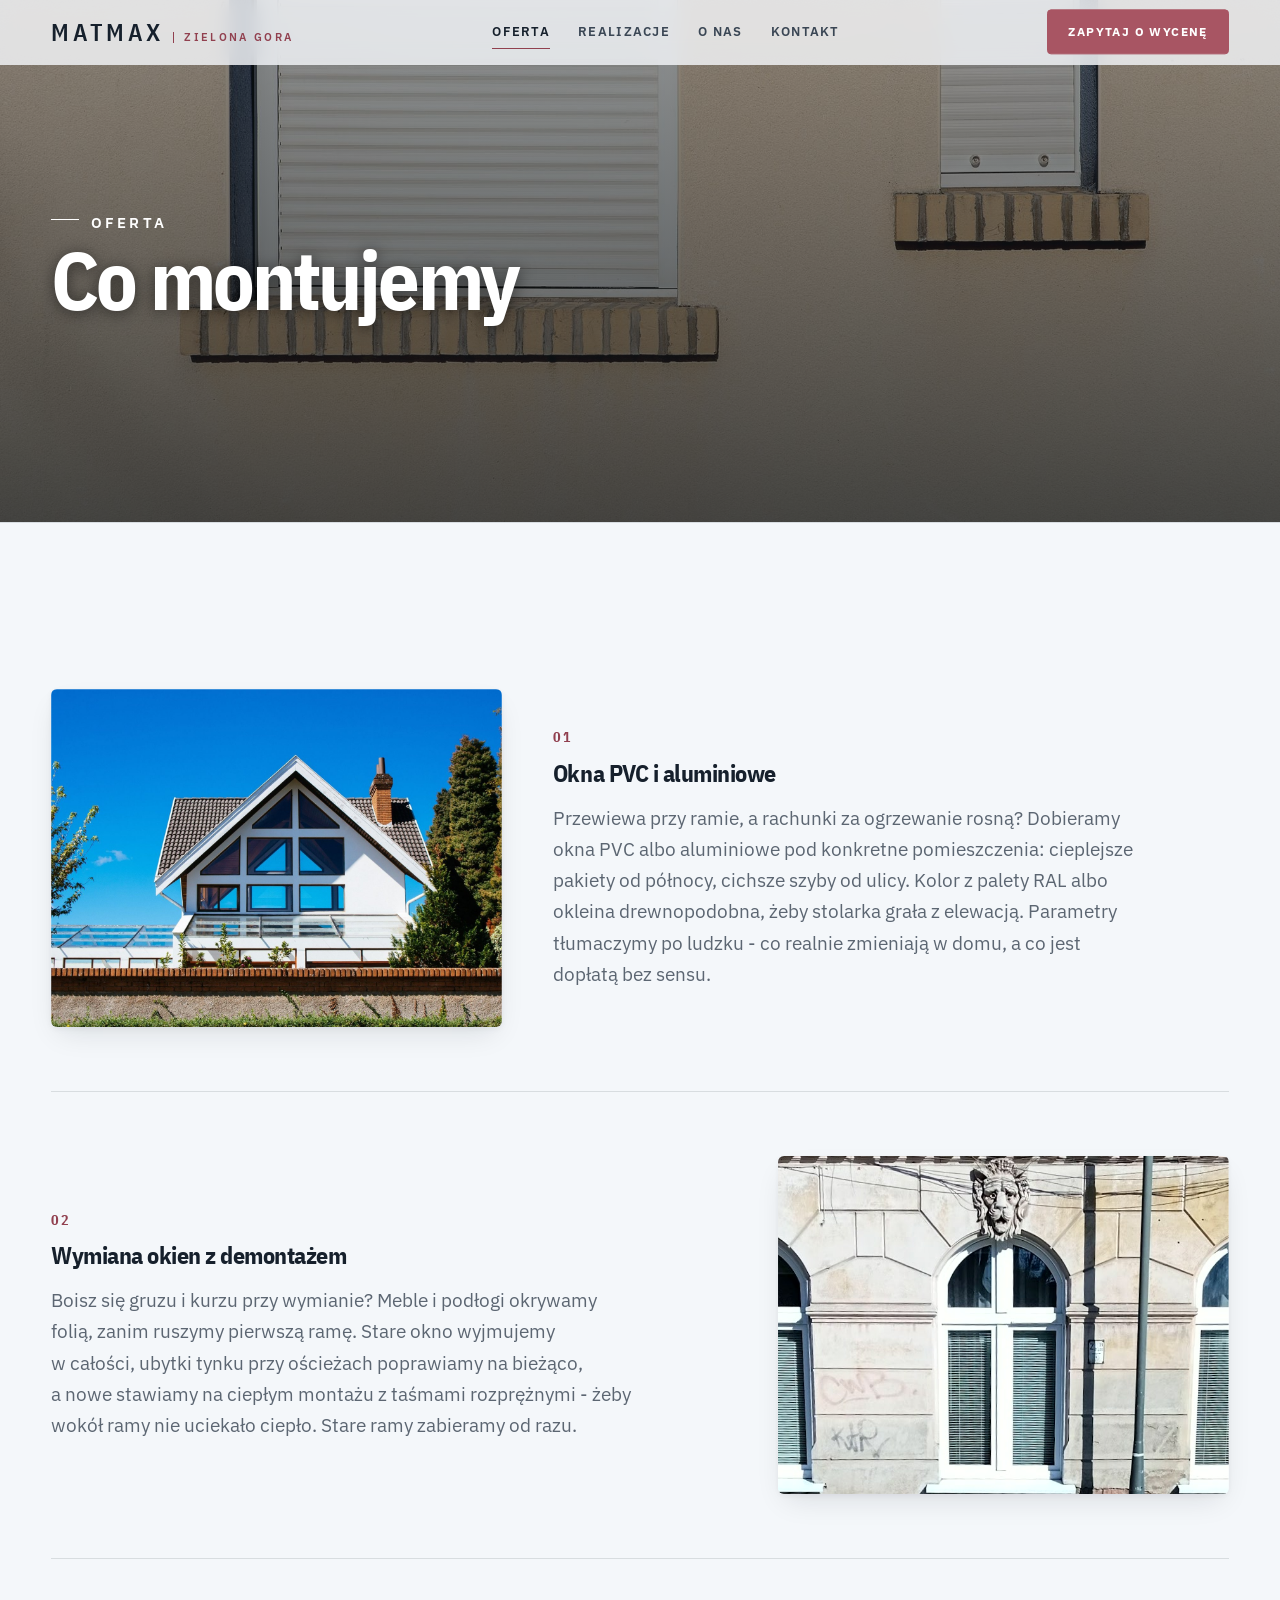
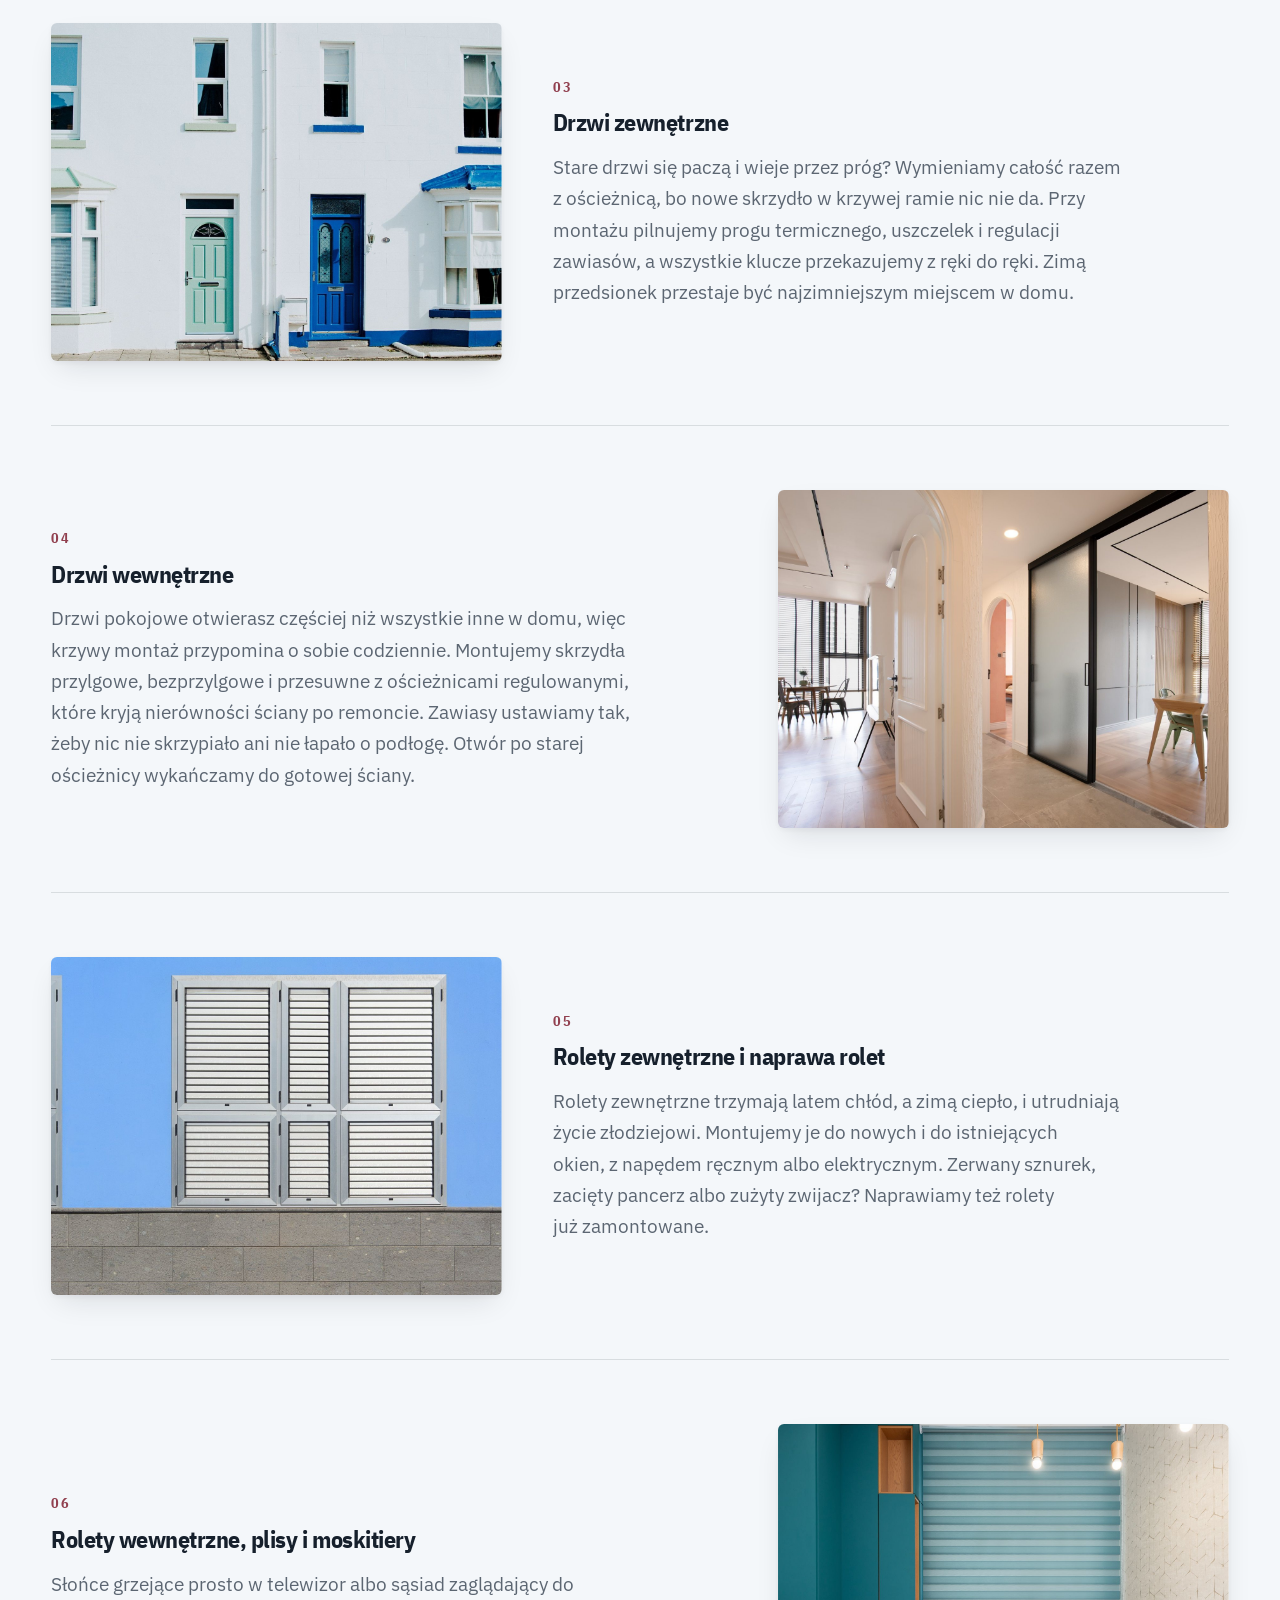
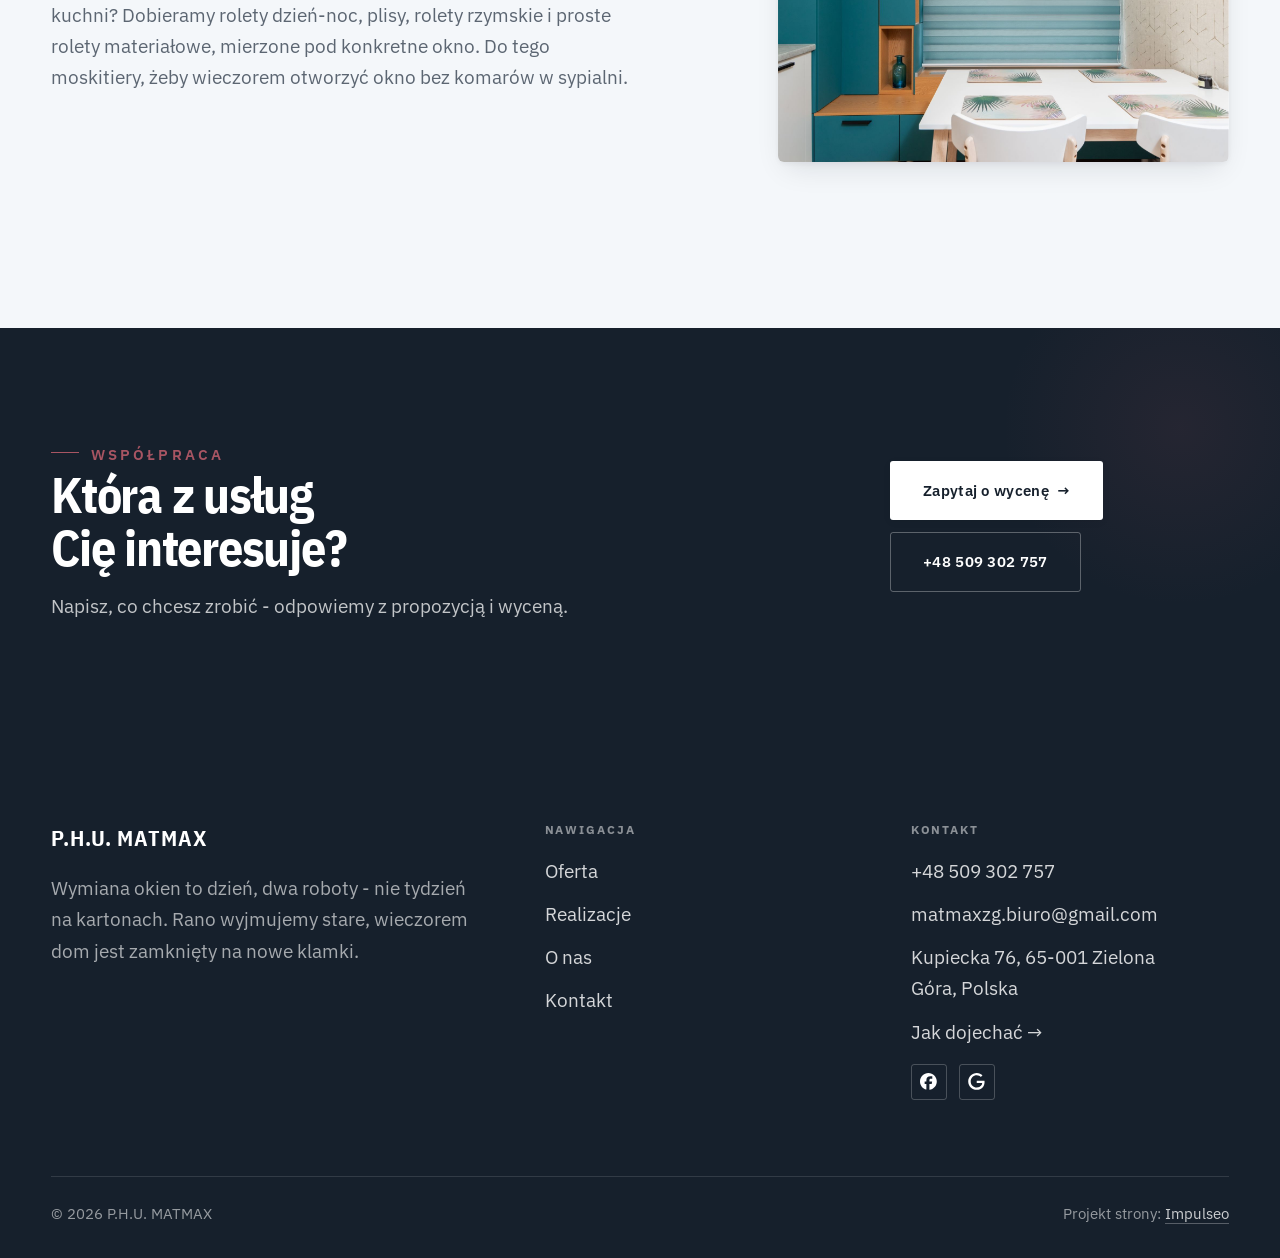
<file: oferta.html>
<!DOCTYPE html>
<html lang="pl">
<head>
<meta charset="UTF-8">
<meta name="viewport" content="width=device-width, initial-scale=1.0">
<title>Oferta - MATMAX</title>
<meta name="description" content="Okna PVC i aluminiowe, drzwi i rolety w Zielonej Górze. Bezpłatny pomiar, ciepły montaż, wywóz starych okien, gwarancja. Zadzwoń: +48 509 302 757.">
<link rel="canonical" href="https://kris20032.github.io/p-h-u-matmax/oferta.html">
<meta name="robots" content="noindex, nofollow">
<meta property="og:type" content="website">
<meta property="og:locale" content="pl_PL">
<meta property="og:site_name" content="MATMAX">
<meta property="og:title" content="Oferta - MATMAX">
<meta property="og:description" content="Okna PVC i aluminiowe, drzwi i rolety w Zielonej Górze. Bezpłatny pomiar, ciepły montaż, wywóz starych okien, gwarancja. Zadzwoń: +48 509 302 757.">
<meta property="og:url" content="https://kris20032.github.io/p-h-u-matmax/oferta.html">
<meta property="og:image" content="https://kris20032.github.io/p-h-u-matmax/img/og.jpg">
<meta property="og:image:width" content="1200">
<meta property="og:image:height" content="630">
<meta name="twitter:card" content="summary_large_image">
<link rel="preconnect" href="https://fonts.googleapis.com">
<link rel="preconnect" href="https://fonts.gstatic.com" crossorigin>
<link href="https://fonts.googleapis.com/css2?family=IBM+Plex+Sans+Condensed:wght@500;600;700&family=IBM+Plex+Sans:wght@400;500;600&display=swap" rel="stylesheet">
<link rel="stylesheet" href="assets/styles.css?v=80999cab">
</head>
<body>

<header class="nav">
  <div class="wrap nav-inner">
    <a class="brand" href="index.html"><span class="name">MATMAX</span><span class="sub">Zielona Góra</span></a>
    <nav class="nav-links">
      <a href="oferta.html" class="active" aria-current="page">Oferta</a>
      <a href="realizacje.html">Realizacje</a>
      <a href="o-nas.html">O nas</a>
      <a href="kontakt.html">Kontakt</a>
      <a href="kontakt.html" class="btn btn-accent">Zapytaj o wycenę</a>
    </nav>
    <button class="nav-toggle" aria-label="Menu"><span></span><span></span><span></span></button>
  </div>
</header>

<main>
<section class="pagehead">
  <img src="img/g5.jpg" alt="MATMAX - Co montujemy" width="1880" height="1255" decoding="async">
  <div class="wrap">
    <span class="eyebrow">Oferta</span>
    <h1>Co montujemy</h1>
  </div>
</section>
<section>
  <div class="wrap">
    <div class="svc-row reveal">
      <div class="svc-row-art"><img src="img/g13.jpg" alt="Okna PVC i aluminiowe" loading="lazy" width="1600" height="1066" decoding="async"></div>
      <div>
        <span class="num">01</span>
        <h3>Okna PVC i aluminiowe</h3>
        <p class="muted">Przewiewa przy ramie, a rachunki za ogrzewanie rosną? Dobieramy okna PVC albo aluminiowe pod konkretne pomieszczenia: cieplejsze pakiety od północy, cichsze szyby od ulicy. Kolor z palety RAL albo okleina drewnopodobna, żeby stolarka grała z elewacją. Parametry tłumaczymy po ludzku - co realnie zmieniają w domu, a co jest dopłatą bez sensu.</p>
      </div>
    </div>
    <div class="svc-row rev reveal">
      <div class="svc-row-art"><img src="img/g1.jpg" alt="Wymiana okien z demontażem" loading="lazy" width="1600" height="1068" decoding="async"></div>
      <div>
        <span class="num">02</span>
        <h3>Wymiana okien z demontażem</h3>
        <p class="muted">Boisz się gruzu i kurzu przy wymianie? Meble i podłogi okrywamy folią, zanim ruszymy pierwszą ramę. Stare okno wyjmujemy w całości, ubytki tynku przy ościeżach poprawiamy na bieżąco, a nowe stawiamy na ciepłym montażu z taśmami rozprężnymi - żeby wokół ramy nie uciekało ciepło. Stare ramy zabieramy od razu.</p>
      </div>
    </div>
    <div class="svc-row reveal">
      <div class="svc-row-art"><img src="img/g4.jpg" alt="Drzwi zewnętrzne" loading="lazy" width="1050" height="534" decoding="async"></div>
      <div>
        <span class="num">03</span>
        <h3>Drzwi zewnętrzne</h3>
        <p class="muted">Stare drzwi się paczą i wieje przez próg? Wymieniamy całość razem z ościeżnicą, bo nowe skrzydło w krzywej ramie nic nie da. Przy montażu pilnujemy progu termicznego, uszczelek i regulacji zawiasów, a wszystkie klucze przekazujemy z ręki do ręki. Zimą przedsionek przestaje być najzimniejszym miejscem w domu.</p>
      </div>
    </div>
    <div class="svc-row rev reveal">
      <div class="svc-row-art"><img src="img/g6.jpg" alt="Drzwi wewnętrzne" loading="lazy" width="1600" height="1066" decoding="async"></div>
      <div>
        <span class="num">04</span>
        <h3>Drzwi wewnętrzne</h3>
        <p class="muted">Drzwi pokojowe otwierasz częściej niż wszystkie inne w domu, więc krzywy montaż przypomina o sobie codziennie. Montujemy skrzydła przylgowe, bezprzylgowe i przesuwne z ościeżnicami regulowanymi, które kryją nierówności ściany po remoncie. Zawiasy ustawiamy tak, żeby nic nie skrzypiało ani nie łapało o podłogę. Otwór po starej ościeżnicy wykańczamy do gotowej ściany.</p>
      </div>
    </div>
    <div class="svc-row reveal">
      <div class="svc-row-art"><img src="img/g12.jpg" alt="Rolety zewnętrzne i naprawa rolet" loading="lazy" width="1880" height="1256" decoding="async"></div>
      <div>
        <span class="num">05</span>
        <h3>Rolety zewnętrzne i naprawa rolet</h3>
        <p class="muted">Rolety zewnętrzne trzymają latem chłód, a zimą ciepło, i utrudniają życie złodziejowi. Montujemy je do nowych i do istniejących okien, z napędem ręcznym albo elektrycznym. Zerwany sznurek, zacięty pancerz albo zużyty zwijacz? Naprawiamy też rolety już zamontowane.</p>
      </div>
    </div>
    <div class="svc-row rev reveal">
      <div class="svc-row-art"><img src="img/g3.jpg" alt="Rolety wewnętrzne, plisy i moskitiery" loading="lazy" width="1600" height="1066" decoding="async"></div>
      <div>
        <span class="num">06</span>
        <h3>Rolety wewnętrzne, plisy i moskitiery</h3>
        <p class="muted">Słońce grzejące prosto w telewizor albo sąsiad zaglądający do kuchni? Dobieramy rolety dzień-noc, plisy, rolety rzymskie i proste rolety materiałowe, mierzone pod konkretne okno. Do tego moskitiery, żeby wieczorem otworzyć okno bez komarów w sypialni.</p>
      </div>
    </div>
  </div>
</section>

<section class="cta">
  <div class="wrap">
    <div class="reveal">
      <span class="eyebrow">Współpraca</span>
      <h2>Która z usług Cię interesuje?</h2>
      <p>Napisz, co chcesz zrobić - odpowiemy z propozycją i wyceną.</p>
    </div>
    <div class="cta-actions reveal">
      <a href="kontakt.html" class="btn btn-light">Zapytaj o wycenę <span class="arr">→</span></a>
      <a href="tel:+48509302757" class="btn btn-ghost btn-ghost-cta">+48 509 302 757</a>
    </div>
  </div>
</section>
</main>

<footer>
  <div class="wrap">
    <div class="foot-grid">
      <div class="foot-brand">
        <div class="name">P.H.U. MATMAX</div>
        <p>Wymiana okien to dzień, dwa roboty - nie tydzień na kartonach. Rano wyjmujemy stare, wieczorem dom jest zamknięty na nowe klamki.</p>
      </div>
      <div class="foot-col">
        <h4>Nawigacja</h4>
        <a href="oferta.html">Oferta</a>
        <a href="realizacje.html">Realizacje</a>
        <a href="o-nas.html">O nas</a>
        <a href="kontakt.html">Kontakt</a>
      </div>
      <div class="foot-col">
        <h4>Kontakt</h4>
        <a href="tel:+48509302757">+48 509 302 757</a>
        <a href="mailto:matmaxzg.biuro@gmail.com">matmaxzg.biuro@gmail.com</a>
        <p>Kupiecka 76, 65-001 Zielona Góra, Polska</p>
        <a href="https://maps.google.com/?cid=14462151360641167025&g_mp=Cidnb29nbGUubWFwcy5wbGFjZXMudjEuUGxhY2VzLlNlYXJjaFRleHQQAhgEIAA" target="_blank" rel="noopener">Jak dojechać →</a>
      <div class="foot-soc">
        <a class="soc" href="https://www.facebook.com/p/Matmax-okna-drzwi-rolety-61568371782670/" target="_blank" rel="noopener" aria-label="Facebook - MATMAX"><svg viewBox="0 0 24 24" aria-hidden="true" focusable="false"><path d="M9.101 23.691v-7.98H6.627v-3.667h2.474v-1.58c0-4.085 1.848-5.978 5.858-5.978.401 0 .955.042 1.468.103a8.68 8.68 0 0 1 1.141.195v3.325a8.623 8.623 0 0 0-.653-.036 26.805 26.805 0 0 0-.733-.009c-.707 0-1.259.096-1.675.309a1.686 1.686 0 0 0-.679.622c-.258.42-.374.995-.374 1.752v1.297h3.919l-.386 2.103-.287 1.564h-3.246v8.245C19.396 23.238 24 18.179 24 12.044c0-6.627-5.373-12-12-12s-12 5.373-12 12c0 5.628 3.874 10.35 9.101 11.647Z" fill="currentColor"/></svg></a>
        <a class="soc" href="https://maps.google.com/?cid=14462151360641167025&g_mp=Cidnb29nbGUubWFwcy5wbGFjZXMudjEuUGxhY2VzLlNlYXJjaFRleHQQAhgEIAA" target="_blank" rel="noopener" aria-label="Google - MATMAX"><svg viewBox="0 0 24 24" aria-hidden="true" focusable="false"><path d="M12.48 10.92v3.28h7.84c-.24 1.84-.853 3.187-1.787 4.133-1.147 1.147-2.933 2.4-6.053 2.4-4.827 0-8.6-3.893-8.6-8.72s3.773-8.72 8.6-8.72c2.6 0 4.507 1.027 5.907 2.347l2.307-2.307C18.747 1.44 16.133 0 12.48 0 5.867 0 .307 5.387.307 12s5.56 12 12.173 12c3.573 0 6.267-1.173 8.373-3.36 2.16-2.16 2.84-5.213 2.84-7.667 0-.76-.053-1.467-.173-2.053H12.48z" fill="currentColor"/></svg></a>
      </div>
      </div>
    </div>
    <div class="foot-bot">
      <span>© 2026 P.H.U. MATMAX</span>
      <span>Projekt strony: <a class="foot-credit" href="https://impulseo.pl" target="_blank" rel="noopener">Impulseo</a></span>
    </div>
  </div>
</footer>
<div class="sticky-reserve"><a class="sr-book" href="kontakt.html">Zapytaj o wycenę</a><a class="sr-call" href="tel:+48509302757" aria-label="Zadzwoń"><svg class="ico-tel" width="16" height="16" viewBox="0 0 24 24" fill="none" aria-hidden="true"><path d="M6.6 10.8a15.5 15.5 0 0 0 6.6 6.6l2.2-2.2a1 1 0 0 1 1-.24 11.4 11.4 0 0 0 3.6.58 1 1 0 0 1 1 1V20a1 1 0 0 1-1 1A17 17 0 0 1 3 4a1 1 0 0 1 1-1h3.5a1 1 0 0 1 1 1c0 1.25.2 2.46.58 3.6a1 1 0 0 1-.25 1l-2.23 2.2Z" fill="currentColor"/></svg></a></div>
<div class="demo-wazne" data-do="2026-11-12" data-cykl="3" hidden><svg class="dw-ico" width="13" height="13" viewBox="0 0 24 24" fill="none" aria-hidden="true"><circle cx="12" cy="12" r="8.6" stroke="currentColor" stroke-width="1.8"/><path d="M12 7.2V12l3.3 2" stroke="currentColor" stroke-width="1.8" stroke-linecap="round"/></svg><span class="dw-txt"></span></div>

<script src="assets/main.js"></script>
</body>
</html>
</file>
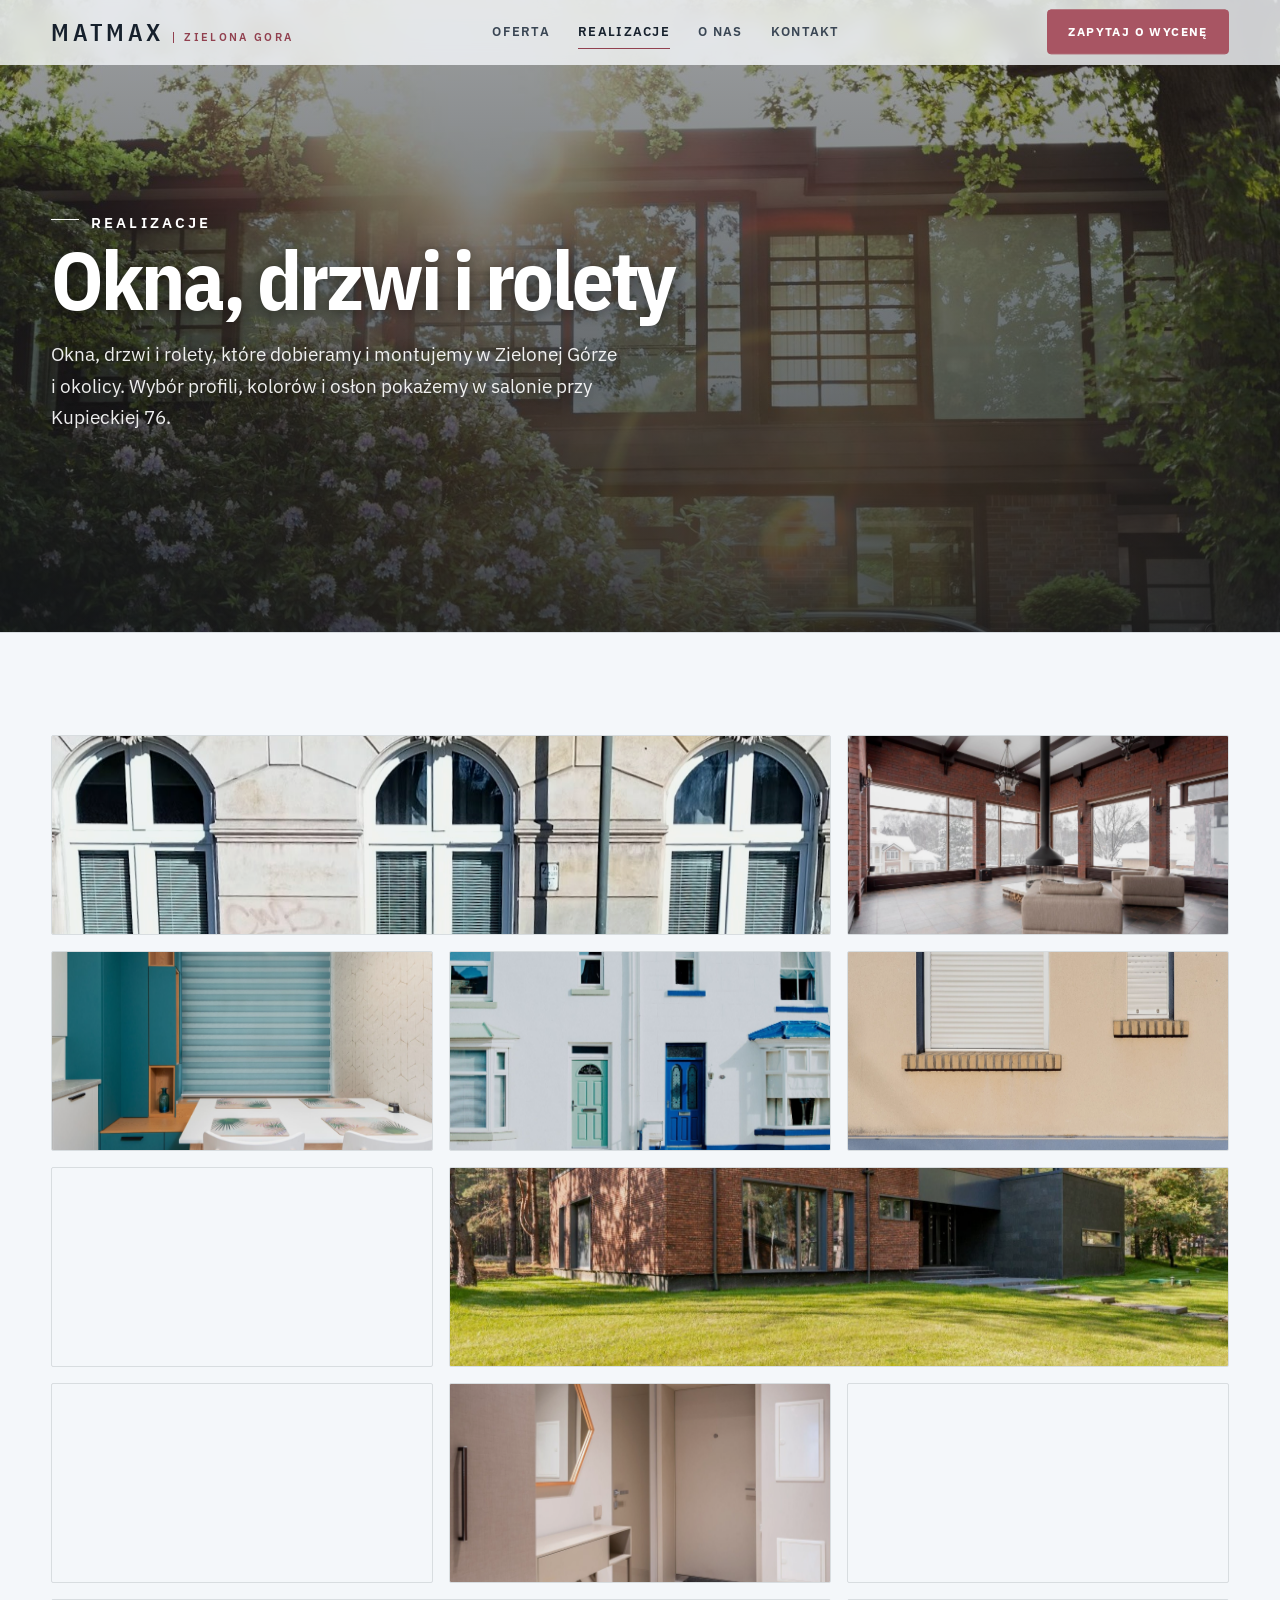
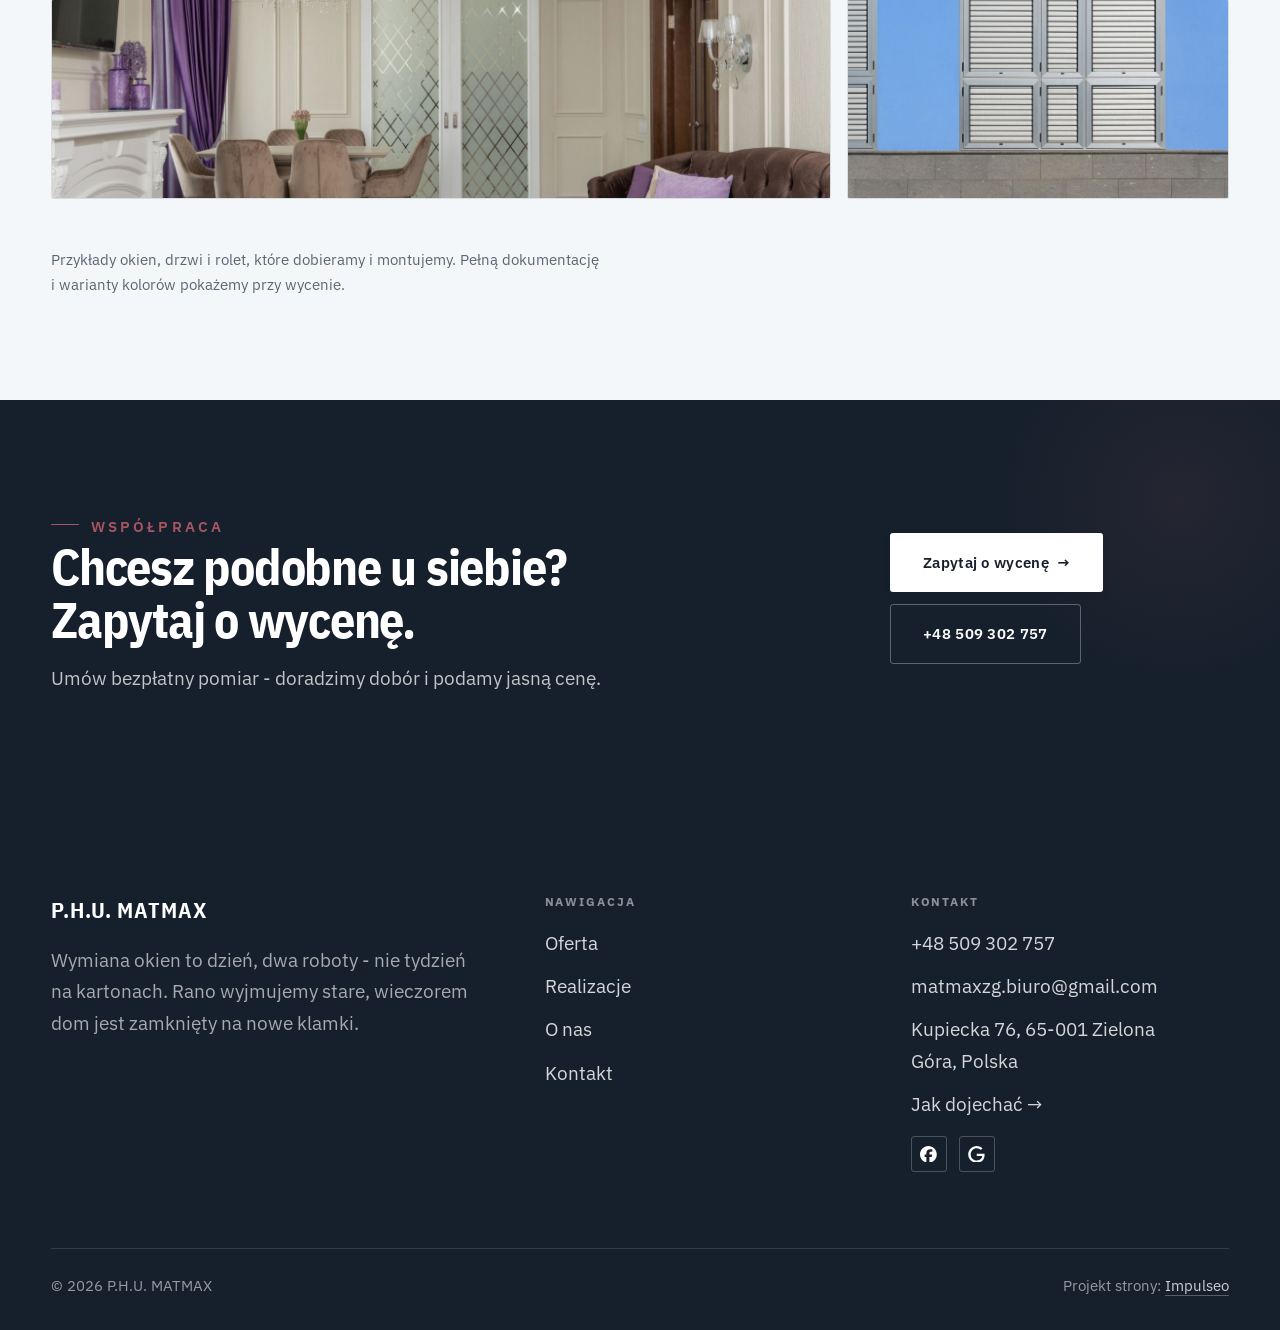
<file: realizacje.html>
<!DOCTYPE html>
<html lang="pl">
<head>
<meta charset="UTF-8">
<meta name="viewport" content="width=device-width, initial-scale=1.0">
<title>Realizacje - MATMAX</title>
<meta name="description" content="Realizacje MATMAX: Okna po montażu, Drzwi wejściowe, Rolety dzień-noc, Ciepły montaż w trakcie, Rolety zewnętrzne">
<link rel="canonical" href="https://kris20032.github.io/p-h-u-matmax/realizacje.html">
<meta name="robots" content="noindex, nofollow">
<meta property="og:type" content="website">
<meta property="og:locale" content="pl_PL">
<meta property="og:site_name" content="MATMAX">
<meta property="og:title" content="Realizacje - MATMAX">
<meta property="og:description" content="Realizacje MATMAX: Okna po montażu, Drzwi wejściowe, Rolety dzień-noc, Ciepły montaż w trakcie, Rolety zewnętrzne">
<meta property="og:url" content="https://kris20032.github.io/p-h-u-matmax/realizacje.html">
<meta property="og:image" content="https://kris20032.github.io/p-h-u-matmax/img/og.jpg">
<meta property="og:image:width" content="1200">
<meta property="og:image:height" content="630">
<meta name="twitter:card" content="summary_large_image">
<link rel="preconnect" href="https://fonts.googleapis.com">
<link rel="preconnect" href="https://fonts.gstatic.com" crossorigin>
<link href="https://fonts.googleapis.com/css2?family=IBM+Plex+Sans+Condensed:wght@500;600;700&family=IBM+Plex+Sans:wght@400;500;600&display=swap" rel="stylesheet">
<link rel="stylesheet" href="assets/styles.css?v=80999cab">
</head>
<body>

<header class="nav">
  <div class="wrap nav-inner">
    <a class="brand" href="index.html"><span class="name">MATMAX</span><span class="sub">Zielona Góra</span></a>
    <nav class="nav-links">
      <a href="oferta.html">Oferta</a>
      <a href="realizacje.html" class="active" aria-current="page">Realizacje</a>
      <a href="o-nas.html">O nas</a>
      <a href="kontakt.html">Kontakt</a>
      <a href="kontakt.html" class="btn btn-accent">Zapytaj o wycenę</a>
    </nav>
    <button class="nav-toggle" aria-label="Menu"><span></span><span></span><span></span></button>
  </div>
</header>

<main>
<section class="pagehead">
  <img src="img/g14.jpg" alt="MATMAX - okna, drzwi i rolety" width="1600" height="1066" decoding="async">
  <div class="wrap">
    <span class="eyebrow">Realizacje</span>
    <h1>Okna, drzwi i rolety</h1>
    <p>Okna, drzwi i rolety, które dobieramy i montujemy w Zielonej Górze i okolicy. Wybór profili, kolorów i osłon pokażemy w salonie przy Kupieckiej 76.</p>
  </div>
</section>
<section>
  <div class="wrap">
    <div class="gallery">
      <div class="tile t-two3 reveal"><img src="img/g1.jpg" alt="MATMAX" loading="lazy" width="1050" height="534" decoding="async"></div>
      <div class="tile t-third reveal"><img src="img/g2.jpg" alt="MATMAX" loading="lazy" width="1600" height="1066" decoding="async"></div>
      <div class="tile t-third reveal"><img src="img/g3.jpg" alt="MATMAX" loading="lazy" width="1880" height="1256" decoding="async"></div>
      <div class="tile t-third reveal"><img src="img/g4.jpg" alt="MATMAX" loading="lazy" width="1600" height="1066" decoding="async"></div>
      <div class="tile t-third reveal"><img src="img/g5.jpg" alt="MATMAX" loading="lazy" width="1880" height="1255" decoding="async"></div>
      <div class="tile t-third reveal"><img src="img/g6.jpg" alt="MATMAX" loading="lazy" width="1600" height="1066" decoding="async"></div>
      <div class="tile t-two3 reveal"><img src="img/g7.jpg" alt="MATMAX" loading="lazy" width="1556" height="1024" decoding="async"></div>
      <div class="tile t-third reveal"><img src="img/g8.jpg" alt="MATMAX" loading="lazy" width="1770" height="1114" decoding="async"></div>
      <div class="tile t-third reveal"><img src="img/g9.jpg" alt="MATMAX" loading="lazy" width="1600" height="1068" decoding="async"></div>
      <div class="tile t-third reveal"><img src="img/g10.jpg" alt="MATMAX" loading="lazy" width="1516" height="962" decoding="async"></div>
      <div class="tile t-two3 reveal"><img src="img/g11.jpg" alt="MATMAX" loading="lazy" width="1600" height="1068" decoding="async"></div>
      <div class="tile t-third reveal"><img src="img/g12.jpg" alt="MATMAX" loading="lazy" width="1600" height="1066" decoding="async"></div>
    </div>
    <p class="muted reveal" style="margin-top:var(--space-7);font-size:var(--text-sm);max-width:62ch">Przykłady okien, drzwi i rolet, które dobieramy i montujemy. Pełną dokumentację i warianty kolorów pokażemy przy wycenie.</p>
  </div>
</section>
<section class="cta">
  <div class="wrap">
    <div class="reveal">
      <span class="eyebrow">Współpraca</span>
      <h2>Chcesz podobne u siebie? Zapytaj o wycenę.</h2>
      <p>Umów bezpłatny pomiar - doradzimy dobór i podamy jasną cenę.</p>
    </div>
    <div class="cta-actions reveal">
      <a href="kontakt.html" class="btn btn-light">Zapytaj o wycenę <span class="arr">→</span></a>
      <a href="tel:+48509302757" class="btn btn-ghost btn-ghost-cta">+48 509 302 757</a>
    </div>
  </div>
</section>
</main>

<footer>
  <div class="wrap">
    <div class="foot-grid">
      <div class="foot-brand">
        <div class="name">P.H.U. MATMAX</div>
        <p>Wymiana okien to dzień, dwa roboty - nie tydzień na kartonach. Rano wyjmujemy stare, wieczorem dom jest zamknięty na nowe klamki.</p>
      </div>
      <div class="foot-col">
        <h4>Nawigacja</h4>
        <a href="oferta.html">Oferta</a>
        <a href="realizacje.html">Realizacje</a>
        <a href="o-nas.html">O nas</a>
        <a href="kontakt.html">Kontakt</a>
      </div>
      <div class="foot-col">
        <h4>Kontakt</h4>
        <a href="tel:+48509302757">+48 509 302 757</a>
        <a href="mailto:matmaxzg.biuro@gmail.com">matmaxzg.biuro@gmail.com</a>
        <p>Kupiecka 76, 65-001 Zielona Góra, Polska</p>
        <a href="https://maps.google.com/?cid=14462151360641167025&g_mp=Cidnb29nbGUubWFwcy5wbGFjZXMudjEuUGxhY2VzLlNlYXJjaFRleHQQAhgEIAA" target="_blank" rel="noopener">Jak dojechać →</a>
      <div class="foot-soc">
        <a class="soc" href="https://www.facebook.com/p/Matmax-okna-drzwi-rolety-61568371782670/" target="_blank" rel="noopener" aria-label="Facebook - MATMAX"><svg viewBox="0 0 24 24" aria-hidden="true" focusable="false"><path d="M9.101 23.691v-7.98H6.627v-3.667h2.474v-1.58c0-4.085 1.848-5.978 5.858-5.978.401 0 .955.042 1.468.103a8.68 8.68 0 0 1 1.141.195v3.325a8.623 8.623 0 0 0-.653-.036 26.805 26.805 0 0 0-.733-.009c-.707 0-1.259.096-1.675.309a1.686 1.686 0 0 0-.679.622c-.258.42-.374.995-.374 1.752v1.297h3.919l-.386 2.103-.287 1.564h-3.246v8.245C19.396 23.238 24 18.179 24 12.044c0-6.627-5.373-12-12-12s-12 5.373-12 12c0 5.628 3.874 10.35 9.101 11.647Z" fill="currentColor"/></svg></a>
        <a class="soc" href="https://maps.google.com/?cid=14462151360641167025&g_mp=Cidnb29nbGUubWFwcy5wbGFjZXMudjEuUGxhY2VzLlNlYXJjaFRleHQQAhgEIAA" target="_blank" rel="noopener" aria-label="Google - MATMAX"><svg viewBox="0 0 24 24" aria-hidden="true" focusable="false"><path d="M12.48 10.92v3.28h7.84c-.24 1.84-.853 3.187-1.787 4.133-1.147 1.147-2.933 2.4-6.053 2.4-4.827 0-8.6-3.893-8.6-8.72s3.773-8.72 8.6-8.72c2.6 0 4.507 1.027 5.907 2.347l2.307-2.307C18.747 1.44 16.133 0 12.48 0 5.867 0 .307 5.387.307 12s5.56 12 12.173 12c3.573 0 6.267-1.173 8.373-3.36 2.16-2.16 2.84-5.213 2.84-7.667 0-.76-.053-1.467-.173-2.053H12.48z" fill="currentColor"/></svg></a>
      </div>
      </div>
    </div>
    <div class="foot-bot">
      <span>© 2026 P.H.U. MATMAX</span>
      <span>Projekt strony: <a class="foot-credit" href="https://impulseo.pl" target="_blank" rel="noopener">Impulseo</a></span>
    </div>
  </div>
</footer>
<div class="sticky-reserve"><a class="sr-book" href="kontakt.html">Zapytaj o wycenę</a><a class="sr-call" href="tel:+48509302757" aria-label="Zadzwoń"><svg class="ico-tel" width="16" height="16" viewBox="0 0 24 24" fill="none" aria-hidden="true"><path d="M6.6 10.8a15.5 15.5 0 0 0 6.6 6.6l2.2-2.2a1 1 0 0 1 1-.24 11.4 11.4 0 0 0 3.6.58 1 1 0 0 1 1 1V20a1 1 0 0 1-1 1A17 17 0 0 1 3 4a1 1 0 0 1 1-1h3.5a1 1 0 0 1 1 1c0 1.25.2 2.46.58 3.6a1 1 0 0 1-.25 1l-2.23 2.2Z" fill="currentColor"/></svg></a></div>
<div class="demo-wazne" data-do="2026-11-12" data-cykl="3" hidden><svg class="dw-ico" width="13" height="13" viewBox="0 0 24 24" fill="none" aria-hidden="true"><circle cx="12" cy="12" r="8.6" stroke="currentColor" stroke-width="1.8"/><path d="M12 7.2V12l3.3 2" stroke="currentColor" stroke-width="1.8" stroke-linecap="round"/></svg><span class="dw-txt"></span></div>

<script src="assets/main.js"></script>
</body>
</html>
</file>
<file: assets/styles.css>
/* ============================================================
   STOLBASZ — premium, architektoniczny B2B fit-out
   Jasna paleta, zero brązu. System wg premium-web-craft.
   Projekt strony: Impulseo (impulseo.pl)
   ============================================================ */

:root{
  /* PALETA — jasna, architektoniczna, chłodna */
  --paper:#F4F7FA;          /* główne tło */
  --paper-2:#E7EDF3;        /* sekcje alternatywne (chłodny jasny szary) */
  --paper-3:#E7EDF3;        /* delikatne wypełnienia */
  --ink:#16202C;            /* tekst główny — chłodny grafit */
  --ink-soft:#3A4654;       /* nagłówki drugorzędne */
  --muted:#5C6672;          /* tekst poboczny */
  --line:rgba(22,32,44,.12);/* hairline */
  --accent:#235E96;         /* stonowany petrol-slate — jedyny akcent */
  --accent-d:#1A4A78;
  --accent-soft:rgba(35,94,150,.10);
  --dark:#16202C;           /* sekcje ciemne (stopka/CTA) */

  /* HOVER ZDJĘĆ — JEDEN standard dla całego silnika (decyzja K. 04.08.2026, artefakt z wariantami).
     AKTUALNE (K.+Szymon 09.08.2026, wybór z artefaktu 6 wariantów): zoom 1.05 przy 1.4s -
     przy tak długim czasie mocniejszy kadr NIE skacze, tylko „oddycha". Poprzedni standard
     (1.02 / .55s z 04.08) odbierany jako dynamiczny i szybki.
     Spoczynek lekko przygaszony, ale TYLKO tam, gdzie jest mysz (@media hover:hover) —
     na telefonie zdjęcia zostają w pełnej jasności. */
  --img-zoom:1.05;                   /* K.+Szymon 09.08: wariant F z artefaktu porównawczego */
  --img-rest:brightness(.95) saturate(.99);
  --img-hot:brightness(1.06) saturate(1.05);
  --img-dur:1.4s;                    /* K.+Szymon 09.08 (wariant F): powoli = elegancko */
  --img-ease:cubic-bezier(.16,.84,.44,1);  /* miękki ogon, efekt „oddychania" */

  /* ODSTĘPY — skala 4/8 */
  --space-1:4px; --space-2:8px; --space-3:12px; --space-4:16px; --space-5:24px;
  --space-6:32px; --space-7:48px; --space-8:64px; --space-9:96px; --space-10:128px;

  /* TYPOGRAFIA — fluid clamp() (skala podbita 16.07.2026: większe, czytelniejsze litery — uwaga Adama) */
  --text-sm:clamp(.9rem,.87rem + .12vw,1rem);
  --text-base:clamp(1.08rem,1.04rem + .18vw,1.2rem);
  --text-lg:clamp(1.24rem,1.15rem + .34vw,1.44rem);
  --text-h3:clamp(1.34rem,1.22rem + .55vw,1.66rem);
  --text-h2:clamp(2.1rem,1.66rem + 2.1vw,3.1rem);
  --text-h1:clamp(2.9rem,2.1rem + 4vw,5.1rem);

  /* PROMIENIE — architektoniczne, raczej ostre */
  --r-sm:3px; --r-md:6px; --r-lg:10px;

  /* RUCH */
  --ease:cubic-bezier(.25,.46,.45,.94); --dur:.24s;

  /* CIENIE — miękkie, warstwowe */
  --sh-sm:0 1px 2px rgba(16,24,32,.04), 0 2px 8px rgba(16,24,32,.05);
  --sh-md:0 2px 6px rgba(16,24,32,.05), 0 12px 28px -8px rgba(16,24,32,.12);
  --sh-lg:0 6px 14px rgba(16,24,32,.07), 0 26px 56px -18px rgba(16,24,32,.22);

  --hairline:1px solid var(--line);

  --font-display:'IBM Plex Sans Condensed','IBM Plex Sans',sans-serif;
  --font-body:'IBM Plex Sans',sans-serif;
}

*{box-sizing:border-box;margin:0;padding:0}
html{scroll-behavior:smooth}
body{
  font-family:var(--font-body);
  font-size:var(--text-base);
  line-height:1.65;
  color:var(--ink);
  background:var(--paper);
  -webkit-font-smoothing:antialiased;
  text-rendering:optimizeLegibility;
}
img{max-width:100%;height:auto;display:block}  /* height:auto = width/height z atrybutów trzyma proporcje (TOP#12) */
a{color:inherit;text-decoration:none}

.wrap{width:min(92%,1180px);margin-inline:auto}
section{padding-block:clamp(52px,6.5vw,96px)}

h1,h2,h3{font-family:var(--font-display);font-weight:700;line-height:1.08;letter-spacing:-.02em;color:var(--ink)}
h1{font-size:var(--text-h1);letter-spacing:-.035em}
h2{font-size:var(--text-h2);letter-spacing:-.025em}
h3{font-size:var(--text-h3)}
/* MIARA — długość wiersza. WCAG 2.2 SC 1.4.8: max 80 znaków; Butterick: 45–90.
   68ch daje realnie 72–78 znaków polskiego tekstu, czyli z zapasem pod granicą.
   Wcześniej limit miał TYLKO <p> — <li>, <blockquote> i <dd> nie miały żadnego,
   i to jedyny powód, dla którego 23 bloki na dwóch oddanych stronach jadą po
   83–106 znaków w wierszu (pomiar 07.08.2026, bramka `miara`).
   ⚠️ Listy i definicje ograniczamy TYLKO bez klasy: `ul`/`ol` z klasą to u nas
   układ (siatki kafli, menu), a nie tekst ciągły — tam miarę wyznacza układ. */
/* 60ch, nie 68ch (K. 10.08): po zmianie fontów na węższe kroje (DM Sans i spółka)
   w 68ch mieściło się ~90 znaków - bramka pikselowa słusznie zgłaszała przekroczenie
   granicy 80. Pomiar na żywej przeglądarce: 60ch = 90 znaków, 53ch = ~78 znaków, czyli normę WCAG 1.4.8. */
:root{ --miara:53ch }
p{max-width:min(100%,var(--miara))}
blockquote,
ul:not([class])>li, ol:not([class])>li,
dl:not([class])>dd{max-width:min(100%,var(--miara))}

/* ⚠️ Świadomie BEZ wyjątku `.tile p,.card p,.svc p{max-width:none}`, choć nasuwa się sam:
   te akapity BYŁY już ograniczone (stare `p{max-width:65ch}`), więc „wyjątek" nie odblokowałby
   niczego nowego — tylko ROZLUŹNIŁ stan sprzed zmiany na wszystkich demach naraz.
   `figcaption` żadna z reguł wyżej nie dotyczy, więc też nie potrzebuje zwolnienia. */

/* ŁAMANIE. `balance` wyrównuje długości wierszy w nagłówku, `pretty` pilnuje ostatniego
   wiersza akapitu, żeby nie został w nim jeden wyraz. Obsługiwane od Chrome 117 /
   Safari 17.5; starsze przeglądarki po prostu ignorują tę własność.
   `text-wrap:pretty` nie występowało dotąd ANI RAZ w silniku ani w repo klientów. */
h1,h2,h3,.lead,.lede{text-wrap:balance}
p,li,blockquote,dd{text-wrap:pretty}

.eyebrow{
  font-family:var(--font-body);
  font-size:var(--text-sm);
  font-weight:600;
  letter-spacing:.18em;
  text-transform:uppercase;
  color:var(--accent);
  display:inline-flex;align-items:center;gap:var(--space-3);
}
/* flex:none + margin-top = kreska trzyma się PIERWSZEJ linii. Wcześniej align-items:center
   centrowało ją względem całego bloku i przy zawinięciu (długi kicker typu
   „…WNĘTRZ · LESZNO · OD 2019") druga linia lądowała z brzydkim wcięciem. */
.eyebrow{align-items:flex-start}
.eyebrow>*,.eyebrow{text-wrap:balance}   /* dlugi kicker lamal sie na sierote typu samo „2019" w drugiej linii */
.eyebrow::before{content:"";width:28px;height:1px;background:var(--accent);display:inline-block;flex:none;margin-top:.62em}

.muted{color:var(--muted)}
.lead{font-size:var(--text-lg);line-height:1.55;color:var(--ink-soft);max-width:50ch}

/* ---------- BUTTONS ---------- */
.btn{
  display:inline-flex;align-items:center;gap:var(--space-2);
  font-weight:600;font-size:var(--text-sm);letter-spacing:.02em;
  padding:var(--space-4) var(--space-6);
  border-radius:var(--r-sm);
  transition:transform var(--dur) var(--ease),box-shadow var(--dur) var(--ease),background var(--dur) var(--ease);
  cursor:pointer;border:1px solid transparent;
}
.btn-accent{background:var(--accent);color:#fff;box-shadow:var(--sh-sm)}
.btn-accent:hover{background:var(--accent-d);transform:translateY(-2px);box-shadow:var(--sh-md)}
.btn-accent:active{transform:translateY(0);box-shadow:var(--sh-sm)}
.btn-ghost{background:transparent;color:var(--ink);border-color:var(--line)}
.btn-ghost:hover{border-color:var(--accent);color:var(--accent);transform:translateY(-2px)}
.btn-light{background:#fff;color:var(--ink);box-shadow:var(--sh-sm)}
.btn-light:hover{transform:translateY(-2px);box-shadow:var(--sh-md)}
.btn .arr{transition:transform var(--dur) var(--ease)}
.btn:hover .arr{transform:translateX(4px)}

/* ---------- NAV ---------- */
.nav{
  position:sticky;top:0;z-index:50;
  background:color-mix(in srgb,var(--paper) 88%,transparent);
  backdrop-filter:saturate(140%) blur(10px);
  border-bottom:var(--hairline);
}
.nav-inner{display:flex;align-items:center;justify-content:space-between;gap:var(--space-5);height:72px}
/* ANTY-NACHODZENIE (K. 05.08.2026): długa nazwa firmy + przycisk z pełnym numerem nie mieściły się w pasku
   i flex ściskał linki PONIŻEJ ich treści - "Kontakt" wchodził na ramkę "Zadzwoń +48 ...". Teraz ustępuje
   nazwa marki (skrót wielokropkiem), a menu i przycisk nigdy się nie kurczą ani nie zachodzą na siebie. */
.brand{display:flex;flex-direction:column;line-height:1;min-width:0;flex:0 1 auto}
.brand .name{font-family:var(--font-display);font-weight:800;font-size:1.35rem;letter-spacing:.04em;white-space:nowrap;overflow:hidden;text-overflow:ellipsis}
.brand .sub{font-size:.62rem;letter-spacing:.34em;text-transform:uppercase;color:var(--muted);margin-top:5px;white-space:nowrap;overflow:hidden;text-overflow:ellipsis}
.nav-links{display:flex;align-items:center;gap:var(--space-6);flex:0 0 auto}
.nav-links a{font-size:var(--text-sm);font-weight:500;color:var(--ink-soft);position:relative;padding-block:4px;white-space:nowrap;transition:color var(--dur) var(--ease)}
.nav-links a::after{content:"";position:absolute;left:0;bottom:0;width:0;height:1.5px;background:var(--accent);transition:width var(--dur) var(--ease)}
.nav-links a:hover,.nav-links a.active{color:var(--ink)}
.nav-links a:hover::after,.nav-links a.active::after{width:100%}
.nav-links .btn{padding:var(--space-2) var(--space-5)}
/* przyciski w nav: właściwy kolor (przebij .nav-links a) + bez podkreślenia */
.nav-links a.btn-accent{color:#fff}
.nav-links a.btn-ghost,.nav-links a.btn-light{color:var(--ink)}
/* CTA w pasku: NIE podkreślenie spod linków menu, ale ten sam przelatujący błysk,
   co na wszystkich innych przyciskach (zgłoszenie K. 13.08.2026 - „na hero jest efekt
   światła przechodzącego przez przycisk, na navbarze go nie ma, a mają być identyczne").
   Reguła `.nav-links a::after` jest silniejsza od `.btn::after`, więc trzeba jej
   geometrię wyzerować i wpisać połysk z nazwy - samo `display:none` gasiło efekt. */
.nav-links a.btn::after{
  display:block;content:"";position:absolute;inset:0;z-index:-1;pointer-events:none;
  width:auto;height:auto;border-radius:inherit;   /* kasuje geometrię podkreślenia (width:0;height:1.5px) */
  background:linear-gradient(100deg,transparent 32%,rgba(255,255,255,.20) 50%,transparent 68%);
  translate:-120% 0}
@media (prefers-reduced-motion:no-preference){
  .nav-links a.btn:hover::after{translate:120% 0;transition:translate .75s var(--mt-ease,cubic-bezier(.16,.84,.44,1))}
}
.nav-toggle{display:none;background:none;border:none;cursor:pointer;flex-direction:column;gap:5px;padding:8px}
.nav-toggle span{width:24px;height:2px;background:var(--ink);transition:var(--dur)}
/* Ciasny zakres MIĘDZY menu mobilnym a pełnym pulpitem: zbijamy odstępy i nazwę marki,
   żeby wszystko zmieściło się naturalnie, zanim w ogóle dojdzie do skracania wielokropkiem. */
@media(max-width:1280px) and (min-width:921px){
  .nav-links{gap:var(--space-4)}
  .nav-links .btn{padding:var(--space-2) var(--space-4)}
  .brand .name{font-size:1.15rem}
}

/* ---------- HERO (split) ---------- */
.hero{position:relative;overflow:hidden;border-bottom:var(--hairline)}
.hero-grid{display:grid;grid-template-columns:1.05fr .95fr;gap:clamp(24px,4vw,60px);align-items:center;
  padding-block:clamp(36px,4.5vw,64px)}
.hero-copy .eyebrow{margin-bottom:var(--space-5)}
.hero-copy h1{margin-bottom:var(--space-5)}
.hero-copy .lead{margin-bottom:var(--space-7)}
.hero-actions{display:flex;flex-wrap:wrap;gap:var(--space-4)}
.hero-art{position:relative;aspect-ratio:4/3;border-radius:var(--r-lg);overflow:hidden;box-shadow:var(--sh-lg)}
.hero-art img{width:100%;height:100%;object-fit:cover}
.hero-art::after{content:"";position:absolute;inset:0;background:linear-gradient(180deg,transparent 55%,rgba(18,24,28,.28))}
.hero-badge{position:absolute;left:var(--space-5);bottom:var(--space-5);z-index:2;
  background:rgba(252,252,251,.94);backdrop-filter:blur(4px);
  border-radius:var(--r-md);padding:var(--space-4) var(--space-5);box-shadow:var(--sh-md);max-width:78%}
.hero-badge strong{display:block;font-family:var(--font-display);font-size:1rem;letter-spacing:-.01em}
.hero-badge span{font-size:var(--text-sm);color:var(--muted)}

/* ---------- HERO duży / kinowy (strona główna) ---------- */
.hero-cine{position:relative;min-height:clamp(560px,82vh,840px);min-height:clamp(560px,82svh,840px);display:flex;align-items:center;overflow:hidden;border-bottom:var(--hairline)}
.hero-cine>img{position:absolute;inset:0;width:100%;height:100%;object-fit:cover;z-index:0}
.hero-cine::after{content:"";position:absolute;inset:0;z-index:1;
  background:linear-gradient(95deg,rgba(13,18,23,.86) 0%,rgba(13,18,23,.64) 32%,rgba(13,18,23,.24) 62%,rgba(13,18,23,.04) 100%)}
.hero-cine .wrap{position:relative;z-index:2;padding-block:var(--space-8)}
.hero-cine .hero-copy{max-width:660px}
.hero-cine .eyebrow{color:#fff;margin-bottom:var(--space-5)}
.hero-cine .eyebrow::before{background:#fff}
.hero-cine h1{color:#fff;margin-bottom:var(--space-5);font-size:clamp(2.9rem,2rem + 4.4vw,5.2rem);text-wrap:balance}
.hero-cine .lead{color:rgba(255,255,255,.92);max-width:48ch;margin-bottom:var(--space-7)}
.hero-cine .hero-actions{display:flex;flex-wrap:wrap;gap:var(--space-4)}
/* NISKIE OKNO (laptop z dokiem i paskami przeglądarki ma ~700-780 px wysokości widoku):
   H1 do 5.2rem + długi lead nie mieściły się i przyciski wypadały POD krawędź ekranu -
   klient widział stronę bez ani jednego CTA. Skalujemy w dół, zamiast przycinać treść. */
@media(min-width:821px) and (max-height:820px){
  .hero-cine{min-height:clamp(520px,94svh,780px)}
  .hero-cine .wrap{padding-block:var(--space-6)}
  .hero-cine h1{font-size:clamp(2.2rem,1.5rem + 2.6vw,3.6rem);margin-bottom:var(--space-4)}
  .hero-cine .eyebrow{margin-bottom:var(--space-4)}
  .hero-cine .lead{margin-bottom:var(--space-5);max-width:44ch}
}
@media(max-width:680px){
  .hero-cine{min-height:clamp(520px,76vh,640px);min-height:clamp(520px,76svh,640px);align-items:flex-end}
  .hero-cine::after{background:linear-gradient(0deg,rgba(13,18,23,.9) 6%,rgba(13,18,23,.45) 55%,rgba(13,18,23,.25) 100%)}
  .hero-cine .wrap{padding-bottom:var(--space-9)}
  /* TELEFON (~90% oglądających): lead potrafił zająć 8 linii i zepchnąć CTA poza pierwszy ekran.
     Zwężamy interlinię i skalę - treści nie ucinamy, bo to ona sprzedaje. */
  .hero-cine .lead{font-size:.98rem;line-height:1.5;margin-bottom:var(--space-5)}
  .hero-cine .eyebrow{font-size:.72rem;letter-spacing:.13em;margin-bottom:var(--space-4)}
  .hero-cine .eyebrow::before{width:20px}
  .hero-cine h1{margin-bottom:var(--space-4)}
}

/* full-bleed hero variant (podstrony) */
.pagehead{position:relative;min-height:46vh;min-height:46svh;display:flex;align-items:flex-end;overflow:hidden;border-bottom:var(--hairline)}
.pagehead img{position:absolute;inset:0;width:100%;height:100%;object-fit:cover}
/* 10.08.2026 (decyzja K.): mocniejsze przyciemnienie + cień pod tekstem. Bramka mierzyła na
   nagłówkach podstron 3,38-3,43:1 przy wymaganych 4,5 — jasne zdjęcie (hala, śnieg, niebo)
   podchodziło pod biały tekst. Zdjęcia klientów są różne, więc kontrast musi dawać WARSTWA,
   a nie szczęśliwy dobór kadru. */
.pagehead::after{content:"";position:absolute;inset:0;background:linear-gradient(180deg,rgba(18,24,28,.40),rgba(18,24,28,.76))}
.pagehead .wrap{position:relative;z-index:2;padding-block:var(--space-9);color:#fff}
.pagehead h1{color:#fff;max-width:18ch;text-shadow:0 2px 16px rgba(0,0,0,.55)}
.pagehead .eyebrow{color:#fff}
.pagehead .eyebrow::before{background:#fff}
.pagehead p{color:rgba(255,255,255,.92);margin-top:var(--space-4);max-width:54ch;text-shadow:0 1px 12px rgba(0,0,0,.5)}

/* ---------- STRIP (pasek skrótów / liczby) ---------- */
.strip{background:var(--dark);color:#fff}
/* PASEK HASEŁ — standard 04.08.2026 (decyzja K.): 5 haseł w JEDNYM rzędzie, tekst WYŚRODKOWANY,
   węższe marginesy boczne niż reszta strony (pasek ma iść szerzej), równe wysokości kolumn. */
.strip .wrap{width:min(96%,1440px);display:grid;grid-template-columns:repeat(5,1fr);
  gap:var(--space-5);padding-block:var(--space-7);align-items:stretch}
.strip .item .k{font-family:var(--font-display);font-size:clamp(1.05rem,.82rem + .85vw,1.55rem);
  font-weight:800;letter-spacing:-.02em;color:#fff;line-height:1.18;text-wrap:balance}
.strip .item .v{font-size:var(--text-sm);color:rgba(255,255,255,.66);margin-top:var(--space-2);line-height:1.4}
.strip .item{border-left:2px solid var(--accent);padding-inline:var(--space-4);
  text-align:center;display:flex;flex-direction:column;justify-content:center}
/* liczba kolumn = liczba haseł, żeby ostatnie nie zostawało samo w drugim rzędzie.
   Klasę n-N nadaje multipage.py; domyślnie (bez klasy) pasek jest 5-kolumnowy. */
.strip.n-2 .wrap{grid-template-columns:repeat(2,1fr)}
.strip.n-3 .wrap{grid-template-columns:repeat(3,1fr)}
.strip.n-4 .wrap{grid-template-columns:repeat(4,1fr);gap:var(--space-6)}
.strip.n-4 .item .k{font-size:clamp(1.3rem,1rem + 1.1vw,2rem)}
.strip.n-6 .wrap{grid-template-columns:repeat(6,1fr);gap:var(--space-4)}
.strip.n-6 .item .k{font-size:clamp(.98rem,.8rem + .7vw,1.35rem)}
/* równe łamanie: zamiast "długa linia + jedno słowo" obie linie zbliżonej długości */
.strip .item .k{text-wrap:balance}

/* ---------- SECTION HEAD ---------- */
.head{max-width:48rem;margin-bottom:var(--space-8)}
.head.center{margin-inline:auto;text-align:center}
.head .eyebrow{margin-bottom:var(--space-4)}
.head h2{margin-bottom:var(--space-4)}
.head p{color:var(--muted);font-size:var(--text-lg);line-height:1.55}
.head.center p{margin-inline:auto}

/* ---------- INTRO SPLIT ---------- */
.split{display:grid;grid-template-columns:.92fr 1.08fr;gap:clamp(28px,5vw,80px);align-items:center}
.split.rev{grid-template-columns:1.08fr .92fr}
.split.rev .split-art{order:-1}
.split-art{position:relative;aspect-ratio:5/4;border-radius:var(--r-lg);overflow:hidden;box-shadow:var(--sh-lg)}
.split-art img{width:100%;height:100%;object-fit:cover}
.split-copy h2{margin-bottom:var(--space-5)}
.split-copy p+p{margin-top:var(--space-4)}
.split-copy .btn{margin-top:var(--space-6)}

/* ---------- SERVICES (zakres) ---------- */
.svc-grid{display:grid;grid-template-columns:repeat(auto-fit,minmax(280px,1fr));gap:var(--space-5)}
.svc{background:#fff;border:var(--hairline);border-radius:var(--r-md);padding:var(--space-7) var(--space-6);
  transition:transform var(--dur) var(--ease),box-shadow var(--dur) var(--ease),border-color var(--dur) var(--ease);
  position:relative;overflow:hidden}
.svc::before{content:"";position:absolute;left:0;top:0;width:3px;height:0;background:var(--accent);transition:height var(--dur) var(--ease)}
.svc:hover{transform:translateY(-4px);box-shadow:var(--sh-md);border-color:transparent}
.svc:hover::before{height:100%}
.svc .ic{font-family:var(--font-display);font-size:.8rem;font-weight:700;letter-spacing:.12em;color:var(--accent);margin-bottom:var(--space-4)}
.svc h3{margin-bottom:var(--space-3);font-size:1.22rem}
.svc p{color:var(--muted);font-size:var(--text-base);line-height:1.6}

/* big detailed service rows */
.svc-row{display:grid;grid-template-columns:.8fr 1.2fr;gap:clamp(20px,4vw,60px);align-items:center;padding-block:var(--space-8)}
.svc-row+.svc-row{border-top:var(--hairline)}
.svc-row.rev{grid-template-columns:1.2fr .8fr}
/* Naprzemienny układ wierszy oferty: co drugi wiersz ma zdjęcie po PRAWEJ.
   Było `order:-1` — martwy kod, bo zdjęcie i tak jest pierwszym dzieckiem w HTML,
   więc wszystkie wiersze wyglądały identycznie (zdjęcie zawsze z lewej), a `rev`
   zmieniało tylko szerokość kolumn. Znalezione 29.07.2026 przy różnicowaniu kierunków
   animacji (pomiar pozycji: art.mid 390/502 przy row.mid 756 — zawsze lewa strona). */
.svc-row.rev .svc-row-art{order:2}
.svc-row-art{aspect-ratio:4/3;border-radius:var(--r-md);overflow:hidden;box-shadow:var(--sh-md)}
.svc-row-art img{width:100%;height:100%;object-fit:cover}
.svc-row h3{font-size:1.5rem;margin-bottom:var(--space-4)}
.svc-row .num{font-family:var(--font-display);font-size:.85rem;font-weight:700;letter-spacing:.14em;color:var(--accent);display:block;margin-bottom:var(--space-3)}
.svc-row ul{list-style:none;margin-top:var(--space-4);display:flex;flex-direction:column;gap:var(--space-2)}
.svc-row li{position:relative;padding-left:var(--space-5);color:var(--muted);font-size:var(--text-base)}
.svc-row li::before{content:"";position:absolute;left:0;top:.62em;width:8px;height:1px;background:var(--accent)}

/* ---------- GALLERY (realizacje) ---------- */
.gallery{display:grid;grid-template-columns:repeat(12,1fr);gap:var(--space-4);grid-auto-rows:200px}
/* GALERIA MASONRY — pionowe zdjęcia (portrety beauty/wellness) bez przycinania: kolumny, height auto */
.gallery-masonry{column-count:3;column-gap:var(--space-4)}
@media(max-width:900px){.gallery-masonry{column-count:2}}
@media(max-width:560px){.gallery-masonry{column-count:1}}
.gallery-masonry .m-tile{break-inside:avoid;margin:0 0 var(--space-4);padding:0;position:relative;overflow:hidden;border-radius:var(--r-md);border:1px solid var(--line)}
.gallery-masonry .m-tile img{width:100%;height:auto;display:block}
.gallery-masonry .m-tile .cap{position:absolute;left:0;right:0;bottom:0;padding:var(--space-4);color:#fff;background:linear-gradient(0deg,rgba(0,0,0,.55),transparent);font-size:var(--text-sm)}
.gallery-masonry .m-tile .cap small{display:block;font-weight:400;opacity:.78;letter-spacing:.04em;text-transform:uppercase;font-size:.66rem;margin-top:3px}
.tile{position:relative;overflow:hidden;border-radius:var(--r-md);box-shadow:var(--sh-sm);
  transition:transform var(--dur) var(--ease),box-shadow var(--dur) var(--ease)}
.tile img{width:100%;height:100%;object-fit:cover;
  transition:transform var(--img-dur) var(--img-ease),filter var(--img-dur) var(--img-ease)}
.tile:hover{box-shadow:var(--sh-md)}
.tile .cap{position:absolute;left:0;right:0;bottom:0;padding:var(--space-5) var(--space-4) var(--space-4);
  /* mocniejszy spad + cien pod tekstem: na JASNYCH zdjeciach klienta (biale fronty, sciany)
     slaby gradient dawal kontrast ~1.5:1 zamiast wymaganych 3.6:1 (bramka wygladu, 10.08.2026) */
  background:linear-gradient(transparent 10%,rgba(18,24,28,.55) 40%,rgba(18,24,28,.88) 68%,rgba(18,24,28,.99));color:#fff;
  text-shadow:0 1px 2px rgba(0,0,0,.85),0 2px 10px rgba(0,0,0,.55);
  font-size:var(--text-sm);font-weight:600;letter-spacing:.01em;
  opacity:0;transform:translateY(8px);transition:var(--dur) var(--ease)}
.tile:hover .cap{opacity:1;transform:translateY(0)}
.tile .cap small{display:block;font-weight:400;opacity:.78;letter-spacing:.04em;text-transform:uppercase;font-size:.66rem;margin-top:3px}
/* bento spans */
.t-wide{grid-column:span 6}
.t-tall{grid-column:span 6;grid-row:span 2}
.t-std{grid-column:span 6}
.t-third{grid-column:span 4}
.t-two3{grid-column:span 8}

/* ---------- TRUST / WIARYGODNOŚĆ ---------- */
.trust{background:var(--paper-2)}
.trust-grid{display:grid;grid-template-columns:repeat(auto-fit,minmax(240px,1fr));gap:var(--space-5);margin-top:var(--space-7)}
.trust-card{background:#fff;border-radius:var(--r-md);padding:var(--space-7) var(--space-6);box-shadow:var(--sh-sm);border-top:3px solid var(--accent)}
.trust-card .big{font-family:var(--font-display);font-size:clamp(1.8rem,1.3rem + 1.6vw,2.6rem);font-weight:800;letter-spacing:-.02em;color:var(--ink);line-height:1}
.trust-card h3{font-size:1.12rem;margin:var(--space-3) 0 var(--space-2)}
.trust-card p{color:var(--muted);font-size:var(--text-base);line-height:1.55}

/* ---------- CTA band ---------- */
.cta{background:var(--dark);color:#fff;position:relative;overflow:hidden}
/* telefon w CTA: na ciemnym tle biały (domyślnie), rodziny z JASNYM tłem CTA
   nadpisują to u siebie - wcześniej kolor siedział w stylu inline i wygrywał z rodziną. */
.cta .btn-ghost-cta{color:#fff;border-color:rgba(255,255,255,.3)}
.cta .wrap{display:grid;grid-template-columns:1.4fr .6fr;gap:var(--space-7);align-items:center;position:relative;z-index:2}
.cta h2{color:#fff;max-width:20ch}
.cta p{color:rgba(255,255,255,.74);margin-top:var(--space-4)}
.cta-actions{display:flex;flex-direction:column;gap:var(--space-3);align-items:flex-start}
.cta::before{content:"";position:absolute;right:-80px;top:-80px;width:360px;height:360px;border-radius:50%;
  background:radial-gradient(circle,var(--accent-soft),transparent 70%)}

/* ---------- CONTACT ---------- */
.contact-grid{display:grid;grid-template-columns:.85fr 1.15fr;gap:clamp(28px,4vw,56px);align-items:start}
.info-list{display:flex;flex-direction:column;gap:var(--space-2)}
.info-row{display:flex;gap:var(--space-4);align-items:flex-start;padding-block:var(--space-4);border-bottom:var(--hairline)}
.info-row .ic{flex:none;width:42px;height:42px;display:grid;place-items:center;border-radius:50%;
  background:var(--accent-soft);color:var(--accent);font-size:1.05rem}
.info-row .lbl{font-size:.72rem;letter-spacing:.14em;text-transform:uppercase;color:var(--muted)}
.info-row .val{font-weight:600;font-size:var(--text-base);margin-top:2px}
.info-row a.val:hover{color:var(--accent)}
.map{border:none;border-radius:var(--r-lg);box-shadow:var(--sh-md);width:100%;height:100%;min-height:380px;filter:grayscale(.2) contrast(1.02)}
.form{background:#fff;border:var(--hairline);border-radius:var(--r-lg);padding:clamp(24px,3vw,40px);box-shadow:var(--sh-sm)}
.form .fld{margin-bottom:var(--space-5)}
.form label{display:block;font-size:var(--text-sm);font-weight:600;margin-bottom:var(--space-2)}
.form input,.form textarea{width:100%;font-family:inherit;font-size:var(--text-base);color:var(--ink);
  padding:var(--space-4);border:var(--hairline);border-radius:var(--r-sm);background:var(--paper);transition:border-color var(--dur)}
.form input:focus,.form textarea:focus{outline:none;border-color:var(--accent);background:#fff}
.form textarea{resize:vertical;min-height:120px}
.form .note{font-size:var(--text-sm);color:var(--muted);margin-top:var(--space-3)}

/* ---------- FOOTER ---------- */
footer{background:var(--dark);color:#fff;padding-block:var(--space-9) var(--space-6)}
.foot-grid{display:grid;grid-template-columns:1.4fr 1fr 1fr;gap:var(--space-7);margin-bottom:var(--space-8)}
.foot-brand .name{font-family:var(--font-display);font-weight:800;font-size:1.4rem;letter-spacing:.04em}
.foot-brand p{color:rgba(255,255,255,.62);margin-top:var(--space-4);font-size:var(--text-base);max-width:38ch}
.foot-col h4{font-size:.74rem;letter-spacing:.16em;text-transform:uppercase;color:rgba(255,255,255,.5);margin-bottom:var(--space-4)}
.foot-col a,.foot-col p{display:block;color:rgba(255,255,255,.82);font-size:var(--text-base);margin-bottom:var(--space-3)}
.foot-col a:hover{color:#fff}
.foot-bot{border-top:1px solid rgba(255,255,255,.12);padding-top:var(--space-5);display:flex;justify-content:space-between;flex-wrap:wrap;gap:var(--space-3);
  font-size:var(--text-sm);color:rgba(255,255,255,.55)}
.foot-bot a:hover{color:#fff}
/* Podpis w stopce = klikalny link do impulseo.pl (31.07.2026). Ma być WIDOCZNIE klikalny,
   ale nie krzyczeć - stąd sam kolor jaśniejszy + delikatne podkreślenie na najeździe. */
.foot-bot a.foot-credit{color:rgba(255,255,255,.78);text-decoration:none;border-bottom:1px solid rgba(255,255,255,.28)}
.foot-bot a.foot-credit:hover{color:#fff;border-bottom-color:#fff}

/* ---------- REVEAL ---------- */
.reveal{opacity:0;transform:translateY(22px);transition:opacity .6s var(--ease),transform .6s var(--ease)}
.reveal.in{opacity:1;transform:none}

/* ---------- RESPONSIVE ---------- */
@media(max-width:920px){
  .hero-grid,.split,.split.rev,.svc-row,.svc-row.rev,.cta .wrap,.contact-grid,.foot-grid{grid-template-columns:1fr}
  .split.rev .split-art,.svc-row.rev .svc-row-art{order:0}
  .hero-art{aspect-ratio:16/10;max-height:420px}
  .strip .wrap,.strip.n-2 .wrap,.strip.n-3 .wrap,.strip.n-4 .wrap,.strip.n-6 .wrap{grid-template-columns:repeat(2,1fr);gap:var(--space-6)}
  .strip .item .k,.strip.n-6 .item .k{font-size:clamp(1.3rem,1.1rem + 1vw,2rem)}
  .gallery{grid-auto-rows:180px}
  .t-wide,.t-tall,.t-std,.t-third,.t-two3{grid-column:span 6}
  .t-tall{grid-row:span 1}
  .cta-actions{flex-direction:row;flex-wrap:wrap}
  .foot-grid{gap:var(--space-6)}
}
@media(max-width:680px){
  .nav-links{position:fixed;inset:72px 0 auto 0;background:var(--paper);flex-direction:column;align-items:stretch;
    gap:0;padding:var(--space-4) 6%;border-bottom:var(--hairline);box-shadow:var(--sh-md);
    transform:translateY(-120%);transition:transform var(--dur) var(--ease)}
  .nav-links.open{transform:translateY(0)}
  .nav-links a{padding-block:var(--space-4);border-bottom:var(--hairline)}
  .nav-links .btn{margin-top:var(--space-3);justify-content:center}
  .nav-toggle{display:flex}
  .strip .wrap,.strip.n-2 .wrap,.strip.n-3 .wrap,.strip.n-4 .wrap,.strip.n-6 .wrap{grid-template-columns:1fr}
  .gallery{grid-template-columns:repeat(6,1fr)}
  .foot-grid{grid-template-columns:1fr}
}
@media(prefers-reduced-motion:reduce){
  /* audyt 09.08 TOP#14: samo skrócenie duration przy animacji INFINITE = stroboskop
     (pętla .01ms miga ekranem); iteration-count:1 gasi pętlę naprawdę. Pseudoelementy
     też - tła hero (gastro/studio) animują ::before/img, blanket na * ich nie łapał. */
  *,*::before,*::after{animation-duration:.01ms!important;animation-iteration-count:1!important;animation-delay:0s!important;transition:none!important}
  .reveal{opacity:1!important;transform:none!important}
  html{scroll-behavior:auto}
}

/* ============================================================
   PREMIUM LAYER — destylat deep-researchu branż (anty-AI, spokój).
   Zmienne STOLBASZ (--accent/--ink/--paper/--line/--dark). Ruch ledwo
   zauważalny, krzywa cubic-bezier(.16,.84,.44,1); prefers-reduced-motion
   pokryte blanketem wyżej. Karty hairline zamiast cieni = #1 sygnał „nie-AI".
   ============================================================ */

/* więcej oddechu między sekcjami (liderzy: 110-130px) */
section{padding-block:clamp(64px,8vw,128px)}

/* 1) Aksamitny reveal — dłuższa, miękka krzywa zamiast „skoku" */
.reveal{transition:opacity .9s cubic-bezier(.16,.84,.44,1),transform .9s cubic-bezier(.16,.84,.44,1);will-change:opacity,transform}
/* stagger TYLKO w galerii (tam pozycja = porządek dzieci) */
.gallery .reveal:nth-child(2){transition-delay:.07s}
.gallery .reveal:nth-child(3){transition-delay:.14s}
.gallery .reveal:nth-child(4){transition-delay:.21s}
.gallery .reveal:nth-child(5){transition-delay:.28s}
.gallery .reveal:nth-child(6){transition-delay:.35s}

/* 2) Hero STATYCZNY na .hero-cine — Ken Burns CAŁKIEM WYŁĄCZONY 26.06 (3. zgłoszenie Szymona).
   GENEZA: animowanie scale na <img> hero z teksturami (cegły/framugi) re-samplinguje obraz
   klatka po klatce → na części ekranów drobne drganie/shimmer = „heroshot się trzęsie".
   translateY usunięto wcześniej, scale-only + will-change/GPU NIE wystarczyły do GWARANCJI gładkości.
   Krzysztof zażądał pewności („make sure, że błąd się nie pojawi") > efekt. Zero animacji = 0% drgania.
   Delikatny zoom zostaje TYLKO w pełnoekranowych hero gastro/studio (hg-bg/hs-bg — tło, inny
   mechanizm, chwalone, nigdy nie zgłaszane). NIE wracać do KB na .hero-cine bez realnego testu
   na sprzęcie klienta — to ryzyko regresji „trzęsienia”. */
/* BEZPIECZNY "wow" na hero = jednorazowy FADE-IN (opacity), nie zoom.
   opacity nie dotyka bitmapy → gładkie na KAŻDYM zdjęciu/ekranie/GPU, zero ryzyka migotania.
   Geometryczny ruch (scale/translate) na .hero-cine jest ZAKAZANY (bramka pilnuje). */
@keyframes heroFade{from{opacity:0}to{opacity:1}}
.hero-cine>img{transform:none;animation:heroFade 1.1s ease-out both}

/* 3) Akcentowy hairline pod nagłówkiem sekcji, który „rysuje się" przy wejściu */
.head h2{position:relative;padding-bottom:18px}
.head h2::after{content:"";position:absolute;left:0;bottom:0;height:1px;width:0;background:var(--accent);transition:width 1s cubic-bezier(.16,.84,.44,1) .15s}
.head.center h2::after{left:50%;transform:translateX(-50%)}
.head.reveal.in h2::after,.head.center.reveal.in h2::after{width:54px}

/* 4) Karty HAIRLINE zamiast cieni/zaokrągleń (najmocniejszy anty-AI detal) */
.svc{background:transparent;border:1px solid var(--line);border-radius:var(--r-sm);box-shadow:none}
.svc:hover{box-shadow:none;border-color:var(--accent);transform:translateY(-3px)}
.trust-card{background:transparent;box-shadow:none;border:1px solid var(--line);border-top:2px solid var(--accent);border-radius:var(--r-sm)}
.tile{box-shadow:none;border-radius:var(--r-sm)}
.tile:hover{box-shadow:none}

/* 5) Sticky-nav kondensuje się po przewinięciu (sygnał dopracowania) */
.nav{transition:box-shadow .4s ease,background .4s ease}
.nav.is-stuck{box-shadow:0 1px 0 var(--line),0 14px 30px -24px rgba(0,0,0,.45)}
.nav-inner{transition:height .35s var(--ease)}
.nav.is-stuck .nav-inner{height:60px}

/* 6) MANIFESTO — pełnoekranowy cytat-bohater (zastępuje generyczne „Dlaczego my") */
.manifesto{background:var(--paper-2);text-align:center}
.manifesto .wrap{max-width:60rem}
.manifesto p{font-family:var(--font-display);font-style:italic;font-size:clamp(1.6rem,1rem + 2.4vw,2.8rem);line-height:1.32;color:var(--ink-soft);margin-inline:auto;max-width:26ch;position:relative;padding-top:var(--space-8)}
.manifesto p::before{content:"";position:absolute;top:0;left:50%;transform:translateX(-50%);width:54px;height:1px;background:var(--accent)}
.manifesto p span{color:var(--accent);font-style:italic}

/* 7) GATEWAYS — 3 duże bramy-zdjęcia (zamiast paska menu usług) */
.gateways{display:grid;grid-template-columns:repeat(3,1fr);gap:var(--space-4)}
.gateway{position:relative;aspect-ratio:3/4;overflow:hidden;border-radius:var(--r-sm);display:block}
.gateway img{width:100%;height:100%;object-fit:cover;
  transition:transform var(--img-dur) var(--img-ease),filter var(--img-dur) var(--img-ease)}
.gateway::after{content:"";position:absolute;inset:0;background:linear-gradient(180deg,transparent 38%,rgba(18,24,28,.74))}
/* ===== HOVER ZDJĘĆ — jedno miejsce dla WSZYSTKICH kafli ze zdjęciem (K. 04.08.2026) ===== */
@media(hover:hover){
  .tile img,.gateway img,.m-tile img{filter:var(--img-rest)}
  .tile:hover img,
  .gateway:hover img,
  .m-tile:hover img{transform:scale(var(--img-zoom));filter:var(--img-hot)}
}
.m-tile img{transition:transform var(--img-dur) var(--img-ease),filter var(--img-dur) var(--img-ease)}
.gateway .g-ttl{position:absolute;left:0;right:0;bottom:0;z-index:2;padding:var(--space-6) var(--space-5);color:#fff;font-family:var(--font-display);font-size:1.45rem;letter-spacing:-.01em;line-height:1.15}
.gateway .g-ttl small{display:block;font-family:var(--font-body);font-size:var(--text-sm);font-weight:400;opacity:.82;letter-spacing:.03em;margin-top:5px}
@media(max-width:760px){.gateways{grid-template-columns:1fr}.gateway{aspect-ratio:16/10}}

/* 8) LOGO klienta w nagłówku (gdy podane --logo) */
/* 52px domyślnie (feedback Bartka 06.07.2026: 40px ginęło, uwaga padła 3x; ~56px sprawdzone na żywym demie anna-borowiec-makeup) */
.brand-logo{height:64px;width:auto;max-width:300px;object-fit:contain;display:block}
.nav.is-stuck .brand-logo{height:52px}
@media(max-width:680px){.brand-logo{height:46px;max-width:210px}}


/* === RWD: nagłówki na wąskich ekranach (dodane 17.07.2026 razem z fixem clamp) ===
   Po przywróceniu działania clamp() dolna granica --text-h1 (2.9rem) rozpychała
   dokument przy długich polskich słowach na telefonach. Tu ją zjeżdżamy. */
@media (max-width:560px){
  :root{
    --text-h1:clamp(1.9rem, 1.15rem + 4.4vw, 2.7rem);
    --text-h2:clamp(1.5rem, 1rem + 3vw, 2.1rem);
  }
  .hero-cine h1{font-size:clamp(1.9rem, 1.15rem + 4.4vw, 2.7rem)}
  h1,h2{overflow-wrap:break-word}
}

/* GODZINY (godziny_grid z briefu) — dzień po lewej, godziny po prawej. Wcześniej BRAK stylu
   powodował sklejenie "Poniedziałek-Piątek8:00-20:00" (dodane 2026-07-21). Neutralne dla dem bez grafiku. */
.godz{display:flex;flex-direction:column;gap:2px;max-width:440px;margin-top:8px}
.godz-row{display:flex;justify-content:space-between;align-items:baseline;gap:24px;padding:10px 0;border-bottom:1px solid var(--line)}
.godz-row:last-child{border-bottom:0}
.godz-row b{font-weight:600;color:var(--ink)}
.godz-row span{color:var(--muted);white-space:nowrap}

/* === FAQ (lekcja 08.08.2026) ===
   Sekcja faq_klinika() trafia NIE tylko do rodziny „klinika" (multipage.py: także układ FACHOWCY),
   a style leżały wyłącznie w families/klinika.css — u hydraulika/dekarza FAQ renderowało się jako
   goła lista <details> z domyślnym trójkącikiem przeglądarki (wpadka: demo Instalatorstwo Gała).
   Dlatego baza. Rodzina może to nadpisać na wierzchu. */
.faq-list{max-width:48rem;margin:var(--space-8) auto 0;display:flex;flex-direction:column;gap:var(--space-3)}
.faq-item{border:1px solid var(--line);border-radius:var(--r-md);background:var(--paper);padding:var(--space-4) var(--space-5)}
.faq-item summary{font-family:var(--font-display);font-weight:600;color:var(--ink);cursor:pointer;list-style:none;display:flex;justify-content:space-between;gap:1rem}
.faq-item summary::-webkit-details-marker{display:none}
.faq-item summary::after{content:"+";color:var(--accent-d);font-weight:700;font-size:1.2rem;line-height:1}
.faq-item[open] summary::after{content:"-"}
.faq-item p{color:var(--ink-soft);font-size:var(--text-base);line-height:1.6;margin:var(--space-3) 0 0}

/* === LICZBA OPINII PRZY SEKCJI OPINII (08.08.2026, wzorzec irismeble.pl, decyzja K.) ===
   Trzy cytaty bez kontekstu czyta się jak „firma ma trzy opinie". Ta linijka mówi wprost,
   ile ich jest naprawdę - dane i tak przychodzą z reconu i szły dotąd wyłącznie do hero.
   Baza, nie rodzina: sekcja opinii renderuje się we WSZYSTKICH układach, a style opinii
   leżą per rodzina - bez tego u części rodzin linijka byłaby gołym tekstem (ta sama pułapka
   co z FAQ wyżej). Rodzina może nadpisać na wierzchu. */
.op-meta{
  text-align:center;margin:calc(var(--space-3) * -1) 0 var(--space-6);
  color:var(--muted);font-size:var(--text-base);letter-spacing:.01em;
}
.op-meta .ico-star{color:var(--accent-d);margin-right:2px}

/* --- licznik ważności DEMA (pomysł K. 09.08) - tylko wersje pokazowe --- */
.demo-wazne{position:fixed;top:calc(var(--nav-h, 64px) + 14px);right:14px;z-index:95;
  display:inline-flex;align-items:center;gap:.45em;
  background:rgba(21,25,28,.82);color:#fff;font-size:.72rem;font-weight:600;letter-spacing:.01em;
  padding:.42em .8em .42em .62em;border-radius:999px;backdrop-filter:saturate(140%) blur(8px);
  border:1px solid rgba(255,255,255,.14);box-shadow:0 10px 24px -14px rgba(0,0,0,.6);
  pointer-events:none;
  /* NIE pokazuje się przy wejściu (K. 09.08) - wjeżdża dopiero po zejściu z hero */
  opacity:0;transform:translateY(-10px);
  transition:opacity .7s var(--ease),transform .7s var(--ease)}
.demo-wazne.is-on{opacity:1;transform:none}
.demo-wazne .dw-ico{flex:none;opacity:.85}
.demo-wazne b{font-weight:700;font-variant-numeric:tabular-nums;color:#FFD9A3}
.demo-wazne .dw-zeg{font-variant-numeric:tabular-nums;font-feature-settings:"tnum";
  opacity:.72;margin-left:.15em;letter-spacing:.01em}
.demo-wazne.is-pilne{background:rgba(150,32,28,.9);border-color:rgba(255,255,255,.2)}
.demo-wazne .dw-pilne{color:#FFE0DE}
@media(max-width:820px){.demo-wazne{top:auto;bottom:70px;right:10px}}

/* --- pasek mini-opinii pod hero (audyt 09.08 TOP#27) - tylko przy realnych recenzjach --- */
.opinie-mini{padding-block:0;border-bottom:var(--hairline)}
.opinie-mini .om-row{display:grid;grid-template-columns:repeat(3,1fr);gap:var(--space-6);padding-block:var(--space-5)}
.opinie-mini .om-item blockquote{font-size:var(--text-sm);color:var(--ink-soft);line-height:1.5;margin:0}
.opinie-mini .om-autor{display:block;margin-top:var(--space-2);font-size:.78rem;font-weight:600;color:var(--muted);letter-spacing:.04em}
@media(max-width:820px){.opinie-mini .om-row{grid-template-columns:1fr;gap:var(--space-4)}
  .opinie-mini .om-item:nth-child(n+3){display:none}}

/* --- AKCENT-TEKST (audyt 09.08 TOP#11/12, decyzja K.) ---------------------------
   Kolor firmowy jest jasny, dopóki nie musi być literą. --accent zostaje żywy
   (kreski, przyciski, pasek haseł); litera akcentowa na JASNYM tle bierze
   --accent-text (dokleja palette_auto; domyślnie accent-d). Tylko color -
   border/background/pseudo zostają żywe. Ciemna sekcja CTA = wyjątek. */
:root{--accent-text:var(--accent-d)}
.eyebrow, .svc .ic, .svc-row .num, .info-row .ic, .info-row a.val:hover,
.manifesto p span, .faq-item summary::after, .op-meta .ico-star, .op-star,
.fu-cta, .obszar-list li:hover, .btn-ghost:hover, .nav.nav-solid .brand .sub,
.proces-os .pc-cur, .os-on .proces-os .proces-line > li.os-done .pno { color:var(--accent-text) }
.cta .eyebrow { color:var(--accent) }

/* --- dostępność (audyt 09.08 TOP#23, podzbiór bezpieczny) --- */
html{scroll-padding-top:84px}                       /* kotwice nie chowają się pod sticky-nav */
:focus-visible{outline:2px solid var(--accent-text);outline-offset:2px}  /* widoczny fokus tylko z klawiatury */
main{display:block}

/* --- kafelek „Zobacz opinie w Google" (K. 09.08) - znak marki zamiast gołego linku --- */
.op-meta{text-align:center;max-width:none;margin-inline:auto}
.op-google{display:inline-flex;align-items:center;gap:.6em;
  padding:.62em 1.15em;border:1px solid var(--line);border-radius:999px;
  background:var(--paper);color:var(--ink);font-size:var(--text-sm);font-weight:600;
  transition:border-color var(--dur) var(--ease),box-shadow var(--dur) var(--ease),transform var(--dur) var(--ease)}
.op-google .op-g-ico{flex:none}                        /* oficjalny 4-kolorowy znak Google */
.op-google .arr{transition:transform var(--dur) var(--ease)}
.op-google:hover{border-color:var(--accent);box-shadow:var(--sh-sm);transform:translateY(-1px)}
.op-google:hover .arr{transform:translateX(3px)}

/* ============================================================
   HOVER KART I KAFLI - JEDEN STANDARD DLA WSZYSTKICH RODZIN (K. 10.08:
   „każde demo ma wyglądać tak premium"). Wcześniej premium-hover miała tylko
   rodzina fachowców (.fu-row), reszta rodzin renderowała karty bez reakcji.
   Zasada ta sama: reakcja NATYCHMIAST (0s), gaśnięcie łagodne; ledwie widoczne
   tło, kreska akcentu z lewej, strzałka rusza. Zero cieni-poduszek.
   ⛔ Świadomie POMIJAMY kafle ze zdjęciem (.tile/.gateway/.m-tile) - tam działa
   już zoom 1.05/1.4s i dokładanie ramek by go zabiło.
   ============================================================ */
.card, .svc, .gateway-txt, .menu-cat, .prod-card, .pak-card, .faq-item, .obj-tile{
  position:relative;transition:background .22s ease-out,border-color .22s ease-out}
.card::before, .menu-cat::before, .prod-card::before, .pak-card::before{
  content:"";position:absolute;left:0;top:0;bottom:0;width:3px;background:var(--accent);
  transform:scaleY(0);transform-origin:top;transition:transform .09s ease-out;border-radius:2px}
@media(hover:hover){
  .card:hover, .svc:hover, .menu-cat:hover, .prod-card:hover, .pak-card:hover{
    background:color-mix(in srgb,var(--accent) 9%,transparent);
    border-color:color-mix(in srgb,var(--accent) 45%,var(--line));
    transition-duration:0s}
  .card:hover::before, .menu-cat:hover::before,
  .prod-card:hover::before, .pak-card:hover::before{transform:scaleY(1)}
  .card:hover .arr, .svc:hover .arr, .menu-cat:hover .arr{transform:translateX(.3rem)}
}
.card .arr, .svc .arr, .menu-cat .arr{display:inline-block;transition:transform .1s ease-out}

/* ============================================================
   PLAKIETKA OPINII GOOGLE (K. 13.08.2026, wzór od Marcelego)
   Jedna forma we WSZYSTKICH układach hero (hg/hk/hs/ha/hd/tb/kt) zamiast
   gołego tekstu „★ Ocena 4,4 w Google · 7 opinii". Cudza ocena to najmocniejszy
   dowód zaufania na stronie - ma wyglądać jak odznaka, nie jak podpis.
   Tło i obwódka liczone z KOLORU TEKSTU, więc ta sama plakietka działa na
   ciemnym zdjęciu (biały napis → jasna mgiełka) i na jasnej sekcji (ciemny
   napis → delikatny szary). Zero osobnych wariantów do utrzymania.
   ============================================================ */
.g-badge{
  display:inline-flex;align-items:center;gap:.62em;
  padding:.52em 1em;border-radius:999px;
  background:color-mix(in srgb,currentColor 8%,transparent);
  border:1px solid color-mix(in srgb,currentColor 20%,transparent);
  -webkit-backdrop-filter:blur(6px);backdrop-filter:blur(6px);
  font-size:.98rem;line-height:1;font-weight:500;letter-spacing:.01em;
  white-space:nowrap;vertical-align:middle;max-width:100%}
.g-badge .gb-ico,.g-badge .gb-stars{flex:none}
.g-badge .gb-ocena{font-weight:700;font-size:1.08em;letter-spacing:.01em}
.g-badge .gb-txt{opacity:.92}
@media(max-width:560px){
  .g-badge{gap:.45em;padding:.45em .8em;font-size:.86rem}
  .g-badge .gb-stars{width:62px;height:12.4px}
  .g-badge .gb-ico{width:16px;height:16px}
}

/* === rodzina: dom === */
/* ============================================================
   RODZINA: DOM (okna / drzwi / bramy / zadaszenia / stolarka otworowa)
   Doklejane NA WIERZCH base.css. Skin okna (IBM Plex Sans Condensed + IBM Plex Sans + stalowy blekit).
   Filozofia: PRODUKT TECHNICZNY z mierzalnymi parametrami, prezentowany jak KATALOG SYSTEMÓW producenta.
   Inaczej niz fachowiec (usluga) i rzemieslnik (narracja): tu sprzedaje doradczo "Zapytaj o wycene / Umow pomiar".
   SYGNATURA rodziny = wąska groteska (Plex Condensed) + SIATKA PARAMETRÓW jako grafika. Anty-AI: hairline, zero rozmytych cieni.
   TWARDA BRAMKA: parametry (Uw/dB/komory), gwarancje, certyfikaty, partnerzy renderuja sie TYLKO z realnego reconu (brief). Zero zmyslania.
   ============================================================ */

/* --- Naglówki "inżynierskie": eyebrow wersaliki z szerokim trackingiem, h2 ciasny tracking --- */
.eyebrow{letter-spacing:.2em;text-transform:uppercase;font-weight:600}
.head h2,.hero-copy h1{letter-spacing:-.01em}

/* --- KATALOG SYSTEMÓW: karty produktów (zamiast 3 bram-zdjec) --- */
.dom-products .head{max-width:60rem}
.dom-grid{display:grid;grid-template-columns:repeat(3,1fr);gap:var(--space-6)}
@media(max-width:900px){.dom-grid{grid-template-columns:repeat(2,1fr)}}
@media(max-width:600px){.dom-grid{grid-template-columns:1fr}}

.dom-card{display:flex;flex-direction:column;background:var(--paper);border:1px solid var(--line);
  border-radius:2px;box-shadow:none;overflow:hidden;transition:border-color .3s var(--ease)}
.dom-card:hover{border-color:var(--accent)}
.dom-card__img{margin:0;aspect-ratio:3/2;overflow:hidden;background:var(--paper-2)}
.dom-card__img img{width:100%;height:100%;object-fit:cover;
  transition:transform var(--img-dur) var(--ease),filter var(--img-dur) var(--ease)}
@media(hover:hover){   /* standard 04.08.2026: delikatny zoom + rozjasnienie */
  .dom-card__img img{filter:var(--img-rest)}
  .dom-card:hover .dom-card__img img{transform:scale(var(--img-zoom));filter:var(--img-hot)}
}
.dom-card__body{display:flex;flex-direction:column;gap:var(--space-3);padding:var(--space-5)}
.dom-card__name{font-family:var(--font-display);font-weight:600;font-size:1.3rem;line-height:1.1;letter-spacing:-.01em}
.dom-card__tag{color:var(--muted);font-size:var(--text-sm);line-height:1.6;margin:0}
.dom-card__link{margin-top:auto;align-self:flex-start;font-weight:600;font-size:var(--text-sm);
  color:var(--accent);letter-spacing:.01em}
.dom-card__link .arr{transition:transform .25s var(--ease);display:inline-block}
.dom-card:hover .dom-card__link .arr{transform:translateX(4px)}

/* --- SIATKA PARAMETRÓW (liczby jako grafika) - renderowana TYLKO z realnych danych --- */
.dom-spec{list-style:none;margin:var(--space-2) 0 0;padding:0;display:grid;grid-template-columns:repeat(2,1fr);
  gap:1px;background:var(--line);border:1px solid var(--line);border-radius:2px;overflow:hidden}
.dom-spec li{background:var(--paper);padding:.6rem .75rem;display:flex;flex-direction:column;gap:.15rem}
.dom-spec b{font-weight:600;font-size:.66rem;letter-spacing:.08em;text-transform:uppercase;color:var(--muted)}
.dom-spec span{font-family:var(--font-display);font-weight:600;font-size:1.05rem;line-height:1.1;color:var(--ink)}

/* --- PASEK PARTNERÓW / CERTYFIKATÓW / GWARANCJI (tylko realne z reconu) --- */
.dom-certs{background:var(--paper-2);border-top:1px solid var(--line);border-bottom:1px solid var(--line)}
.dom-certs .head{margin-bottom:var(--space-5)}
.dom-certs__row{list-style:none;margin:0;padding:0;display:flex;flex-wrap:wrap;justify-content:center;
  gap:var(--space-4)}
.dom-certs .cert{border:1px solid var(--line);background:var(--paper);border-radius:2px;
  padding:.55rem 1.1rem;font-weight:600;font-size:var(--text-sm);letter-spacing:.01em;color:var(--ink-soft)}

/* --- PROCES (Pomiar -> Wycena -> Produkcja -> Montaz -> Gwarancja): kropki stalowe --- */
.proces.dom{background:var(--paper-2)}
.proces.dom .pno{color:var(--accent)}
.proces.dom .proces-line li::after{background:var(--accent);box-shadow:0 0 0 4px var(--paper-2)}

/* --- Kafle/gateway/galeria: ostre rogi (architektoniczny sznyt), hairline zamiast cienia --- */
.gateway,.tile,.split-art{border-radius:2px}
.tile{box-shadow:none;border:1px solid var(--line)}
.gateway .g-ttl{letter-spacing:.01em}

/* --- STICKY "Zapytaj o wycenę" (mobile) --- */
.sticky-reserve{display:none}
@media(max-width:820px){
  .sticky-reserve{display:flex;position:fixed;left:0;right:0;bottom:0;z-index:90;
    background:var(--line);box-shadow:0 -6px 20px -10px rgba(0,0,0,.4);padding-bottom:env(safe-area-inset-bottom,0px);transition:transform .25s ease,opacity .25s ease}
  .sticky-reserve.schowany{transform:translateY(110%);opacity:0;pointer-events:none}
  .sticky-reserve a{padding:15px 8px;text-align:center;font-weight:600;font-size:.95rem;letter-spacing:.01em}
  .sr-book{flex:1;background:var(--accent);color:#fff}
  .sr-call{width:60px;background:var(--paper);color:var(--ink);font-size:1.15rem;border-left:1px solid var(--line)}
  body{padding-bottom:calc(64px + env(safe-area-inset-bottom,0px))}
}

/* ============================================================
   FAZA 3 - OSOBNY UKŁAD DOM (research wf_5715bbdd + krytyka). Wszystko poniżej doklejane na wierzch.
   Tożsamość: JASNY "showroom/katalog" - przeciwna polaryzacja do AUTO (ciemne kino). Sygnatura ZAWSZE-ON = panel-karta + datasheet.
   ============================================================ */

/* === HERO DOM: jasny architektoniczny full-bleed + PANEL-KARTA (sygnatura, kontrast grafit-na-bieli, nie liczy na zdjęcie) === */
.hero-dom{position:relative;height:clamp(640px,86svh,900px);min-height:560px;display:flex;align-items:flex-end;overflow:hidden;isolation:isolate;background:var(--paper-2)}
.hero-dom .hd-bg{position:absolute;inset:0;width:100%;height:100%;object-fit:cover;z-index:-2;will-change:transform}
@keyframes hdKen{from{transform:scale(1.04)}to{transform:scale(1.10)}}
@media(min-width:900px){.hero-dom .hd-bg{animation:hdKen 32s ease-out infinite alternate}}
@media(prefers-reduced-motion:reduce){.hero-dom .hd-bg{animation:none}}
.hero-dom .wrap{width:100%}
.hd-panel{position:relative;z-index:2;max-width:min(560px,92vw);margin:0 0 clamp(2.4rem,6vh,4rem);
  background:var(--paper);border:1px solid var(--line);border-radius:2px;
  padding:clamp(1.5rem,3vw,2.3rem) clamp(1.5rem,3vw,2.5rem);
  box-shadow:0 14px 44px -30px rgba(20,30,45,.45)}            /* whisper-shadow tylko dla oddzielenia od jasnego zdjęcia, nie popup */
.hd-tick{display:block;width:46px;height:3px;background:var(--accent);margin-bottom:var(--space-4)}
.hd-kicker{display:block;font-family:var(--font-display);font-weight:600;text-transform:uppercase;letter-spacing:.18em;font-size:.8rem;color:var(--accent)}
.hd-claim{font-family:var(--font-display);font-weight:700;letter-spacing:-.01em;line-height:1.04;
  font-size:clamp(1.9rem,3.4vw,3rem);color:var(--ink);margin:var(--space-3) 0 var(--space-4)}
/* mini-spec: realne parametry (chipy z liczbami) */
.hd-spec{list-style:none;margin:0 0 var(--space-5);padding:var(--space-4) 0 0;border-top:1px solid var(--line);display:flex;flex-wrap:wrap;gap:0}
.hd-spec li{padding-right:1.1rem;margin-right:1.1rem;border-right:1px solid var(--line);display:flex;flex-direction:column;gap:.15rem}
.hd-spec li:last-child{border-right:0;margin-right:0;padding-right:0}
.hd-spec b{font-family:var(--font-display);font-weight:700;font-size:1.25rem;line-height:1;color:var(--ink);font-variant-numeric:tabular-nums}
.hd-spec span{font-size:.7rem;text-transform:uppercase;letter-spacing:.08em;color:var(--muted)}
/* fallback nie-zmyślony: tagi procesu */
.hd-tags{list-style:none;margin:0 0 var(--space-5);padding:var(--space-4) 0 0;border-top:1px solid var(--line);display:flex;flex-wrap:wrap;gap:.5rem}
.hd-tags li{font-family:var(--font-display);font-weight:600;text-transform:uppercase;letter-spacing:.07em;font-size:.7rem;
  color:var(--ink-soft);border:1px solid var(--line);border-radius:2px;padding:.35rem .7rem}
.hd-actions{display:flex;flex-wrap:wrap;gap:var(--space-3)}
.hd-rating{margin:var(--space-4) 0 0;font-size:var(--text-sm);color:var(--muted);font-variant-numeric:tabular-nums}
@media(max-width:640px){.hd-claim{font-size:clamp(1.7rem,7vw,2.2rem)}}
@media(max-width:820px){.hd-panel{margin-bottom:84px}}   /* nad sticky-reserve (mobile) */

/* === SPEC-BAND: rząd dużych kart liczba+jednostka+label (sygnatura datasheet, gated) === */
.dom-statband{background:var(--paper);border-bottom:1px solid var(--line)}
.dom-statband .wrap{padding-block:var(--space-8)}
.dom-stats{display:grid;grid-template-columns:repeat(4,1fr);gap:1px;background:var(--line);border:1px solid var(--line);border-radius:2px;overflow:hidden}
.dom-stat{background:var(--paper);padding:clamp(1.2rem,2.4vw,2rem);display:flex;flex-direction:column;gap:.45rem}
.ds-num{font-family:var(--font-display);font-weight:700;font-size:clamp(1.8rem,3vw,2.6rem);line-height:1;color:var(--ink);font-variant-numeric:tabular-nums}
.ds-unit{font-size:.5em;color:var(--muted);margin-left:.25em;font-weight:600;letter-spacing:.02em}
.ds-lab{font-size:.74rem;text-transform:uppercase;letter-spacing:.08em;color:var(--muted)}
@media(max-width:760px){.dom-stats{grid-template-columns:repeat(2,1fr)}}

/* === KOLORY / WYKOŃCZENIA: próbka-kwadrat TYLKO z realnym hex, inaczej tag tekstowy === */
.dom-color-grid{list-style:none;margin:var(--space-7) 0 0;padding:0;display:flex;flex-wrap:wrap;gap:var(--space-4)}
.dom-color{display:flex;align-items:center;gap:.6rem;font-size:var(--text-sm);color:var(--ink-soft);font-weight:500}
.dc-sw{width:34px;height:34px;border-radius:2px;border:1px solid var(--line);display:inline-block;flex:0 0 auto}
.dom-color.is-text{border:1px solid var(--line);border-radius:2px;padding:.4rem .8rem;font-weight:600;
  text-transform:uppercase;letter-spacing:.04em;font-size:.76rem;color:var(--ink-soft)}

/* === PROCES DOM: WŁASNY datasheet-stepper (poziome wiersze + hairline + numerały tabular), NIE wspólny pionowy timeline === */
.dom-proc{background:var(--paper-2)}
.dom-proc-row{list-style:none;margin:var(--space-8) 0 0;padding:0;display:grid;grid-template-columns:repeat(5,1fr);gap:0;border-top:2px solid var(--ink)}
.dom-proc-row li{padding:var(--space-5) var(--space-5) var(--space-5) 0;border-right:1px solid var(--line);position:relative}
.dom-proc-row li:last-child{border-right:0}
.dom-proc-row li::before{content:"";position:absolute;top:-2px;left:0;width:38%;height:2px;background:var(--accent)}
.dp-no{font-family:var(--font-display);font-weight:700;font-size:1.1rem;color:var(--accent);font-variant-numeric:tabular-nums;letter-spacing:.06em}
.dom-proc-row h3{font-family:var(--font-display);font-weight:600;font-size:1.05rem;letter-spacing:-.01em;margin:.5rem 0 .35rem}
.dom-proc-row p{color:var(--muted);font-size:var(--text-sm);line-height:1.5;padding-right:var(--space-4)}
@media(max-width:900px){.dom-proc-row{grid-template-columns:repeat(2,1fr)}.dom-proc-row li{border-right:0;border-bottom:1px solid var(--line)}}
@media(max-width:520px){.dom-proc-row{grid-template-columns:1fr}}

/* === cyfry jako grafika: tabular-nums w siatce parametrów per system === */
.dom-spec span{font-variant-numeric:tabular-nums}

/* === sticky-reserve: brass->stal, biały tekst OK (stal ciemniejsza) === */

/* === OPINIE (gated): realne cytaty z reconu ===
   Dodane 10.08.2026 - te 4 rodziny NIE miały tego bloku, przez co sekcja opinii
   renderowala sie jako goly tekst z domyslnym wcieciem <blockquote> (zglosil K.). */
.opinie-grid{display:grid;grid-template-columns:repeat(auto-fit,minmax(16rem,1fr));gap:var(--space-6);margin-top:var(--space-8)}
.op-card{margin:0;background:var(--paper);border:1px solid var(--line);border-radius:var(--r-md);padding:var(--space-6);display:flex;flex-direction:column;gap:var(--space-3)}
.op-star{color:var(--accent-d);letter-spacing:.1em;font-size:.95rem}
.op-card blockquote{margin:0;color:var(--ink-soft);font-size:var(--text-base);line-height:1.6}
.op-autor{font-family:var(--font-display);font-weight:700;color:var(--ink);font-size:.95rem}

/* === NAV NOBU (silnik): dom === */
.nav{position:fixed;left:0;right:0;backdrop-filter:none;border-bottom:1px solid transparent;z-index:100;transition:transform .35s var(--ease),background .35s ease,box-shadow .35s ease}
.nav.nav-hidden{transform:translateY(-100%)}
.nav.is-stuck{background:transparent;box-shadow:none;border-bottom-color:transparent}
.nav.is-stuck .nav-inner{height:64px}
.nav .brand{flex-direction:row;align-items:baseline;gap:.6rem;line-height:1}
.nav .brand .name{font-family:var(--font-display);font-weight:600;font-size:1.5rem;text-transform:uppercase;letter-spacing:.14em}
.nav .brand .sub{margin-top:0;padding-left:.65rem;border-left:1px solid currentColor;font-size:.66rem;font-weight:600;letter-spacing:.22em;text-transform:uppercase}
.nav .nav-links a{font-size:.8rem;font-weight:600;text-transform:uppercase;letter-spacing:.1em;padding-block:6px}
.nav .nav-links a::after{height:1px}
.nav .nav-links a.btn-accent{font-size:.73rem;font-weight:700;text-transform:uppercase;letter-spacing:.12em;padding:.5rem 1.1rem;border-radius:4px;box-shadow:none}
.nav .nav-links a.btn-accent{background:var(--accent-d);border:1px solid var(--accent-d);color:#fff}
.nav .nav-links a.btn-accent:hover{background:var(--accent-d);border-color:var(--accent-d);color:#fff;filter:brightness(1.07)}
.nav{background:color-mix(in srgb,var(--paper) 82%,transparent);backdrop-filter:saturate(140%) blur(10px)}
.nav .brand .name{color:var(--ink)}
.nav .brand .sub{color:var(--accent-d)}
.nav .nav-links a:not(.btn-accent){color:var(--ink-soft)}
.nav .nav-links a:not(.btn-accent):hover,.nav .nav-links a.active:not(.btn-accent){color:var(--ink)}
.nav .nav-links a:not(.btn-accent)::after{background:var(--accent-d)}
.nav .nav-toggle span{background:var(--ink)}
.nav.nav-solid{background:color-mix(in srgb,var(--paper) 96%,transparent);border-bottom:var(--hairline);box-shadow:0 10px 30px -24px rgba(0,0,0,.25)}
.nav.nav-hidden{box-shadow:none}
@media(min-width:681px){
.nav .nav-inner{position:relative;height:64px}
.nav .nav-links{flex:1;justify-content:center;gap:clamp(1rem,2.2vw,1.9rem);padding-right:15.5rem}
.nav .nav-links a.btn-accent{position:absolute;right:0;top:50%;transform:translateY(-50%);--klocek-stoi:translateY(-50%);margin:0}
}
@media(max-width:680px){
.nav .nav-links:not(.open){transform:translateY(-160%);visibility:hidden}
.nav .nav-links.open{visibility:visible}
.nav .brand .name{font-size:1.12rem;letter-spacing:.1em;line-height:1.15}
.nav .brand .sub{display:none}
.nav .brand{min-width:0;overflow:hidden;padding-right:.6rem}
}
@media(max-width:430px){
.nav .brand .name{font-size:.95rem;letter-spacing:.06em}
}

/* === WARSTWA PREMIUM (silnik, 08.08.2026) === */
/* ============================================================
   OŚ PROCESU „PREMIUM" + OKNO NA NIERUCHOME TŁO + ODZNAKI + POWRÓT NA GÓRĘ
   (08.08.2026 — wdrożenie decyzji K. z warsztatu ruchu II)

   ⚠️ TEN PLIK JEST DOKLEJANY **PO** PLIKU RODZINY.
   Powód: strukturę `.proces-line` stylują cztery rodziny (fachowcy, dom, klinika,
   studio) jako poziomy rząd kart. Nowy układ musi je nadpisać, a base.css ładuje
   się PRZED rodziną, więc tam by przegrał. Kolejność w multipage.py:
       base.css → rodzina → TEN PLIK → motion.css → hero-fit.css

   ZASADA BEZPIECZEŃSTWA (jak w całej warstwie ruchu):
   stany „ukryte" nadaje WYŁĄCZNIE JavaScript przez klasę na <html>. Bez skryptu
   albo przy jego błędzie strona wygląda jak przed tą zmianą — nigdy pusty ekran.
   ============================================================ */

/* ---------------- 1) OŚ PROCESU ---------------- */
.proces-os .proc-grid{
  display:grid;grid-template-columns:34% 1fr;gap:var(--space-8);align-items:start;
}
.proces-os .proc-side{position:sticky;top:calc(72px + var(--space-6))}
.proces-os .proc-side .head{text-align:left;margin:0}
.proces-os .proc-side .head h2{margin-bottom:var(--space-3)}
.proces-os .proc-side .head p{margin:0}

.proces-os .proc-count{display:flex;align-items:baseline;gap:var(--space-2);margin-top:var(--space-6)}
.proces-os .pc-cur{
  font-family:var(--font-display);font-size:2.6rem;line-height:1;color:var(--accent-d);
  font-variant-numeric:tabular-nums;
}
.proces-os .pc-all{font-size:var(--text-base);color:var(--muted);font-variant-numeric:tabular-nums}
.proces-os .proc-bar{
  height:2px;background:var(--line);border-radius:2px;overflow:hidden;
  max-width:14rem;margin-top:var(--space-3);
}
.proces-os .proc-bar > i{display:block;height:100%;width:0;background:var(--accent-d)}
.proces-os .proc-now{
  color:var(--muted);font-size:var(--text-sm);margin:var(--space-3) 0 0;min-height:2.4em;
}

/* ⚠️ TWARDY RESET OZDOBNIKÓW RODZINY (naprawa po teście 08.08.2026, demo hydraulika)
   Rodziny nie tylko układają kroki w rząd — DORYSOWUJĄ do nich własną grafikę:
   fachowcy.css ma poziomą kreskę (li::before), kropkę na osi (li::after), środkowanie
   tekstu i `.pno` jako wielki numer nad tytułem. Po nałożeniu pionowej osi zostawało
   z tego pobojowisko: numery w kółkach po lewej, a tytuły wyśrodkowane po prawej
   z wiszącymi kropkami i liniami.
   Nadpisujemy z `!important`, bo to jedyny sposób, żeby ta warstwa wygrała z CZTEREMA
   rodzinami naraz (fachowcy, dom, klinika, studio), a każda dorysowuje coś innego.
   Zasięg jest wąski — wyłącznie wnętrze `.proces-os`. */
.proces-os .proces-line > li::before,
.proces-os .proces-line > li::after{content:none !important;display:none !important}
.proces-os .proces-line > li{padding:0 !important;position:relative}
.proces-os .proces-line > li .pno,
.proces-os .proces-line > li h3,
.proces-os .proces-line > li p{text-align:left !important;margin-inline:0 !important;max-width:min(100%,var(--miara)) !important}
.proces-os .proces-line > li .pno{
  font-family:var(--font-body,inherit) !important;font-weight:500 !important;
  font-size:var(--text-sm) !important;letter-spacing:0 !important;margin-bottom:0 !important;
}

/* lista: z poziomego rzędu rodziny na pionową oś */
/* DROGA PRZEWIJANIA NA KROK (K. 09.08: „przy scrollu mega szybko przeskakuje").
   NIE spowalniamy animacji - podświetlenie musi trzymać się palca, inaczej strona
   sprawia wrażenie zacinającej się. Zamiast tego każdy krok dostaje własny kawałek
   ekranu do przewinięcia: 4 kroki x ~34vh = ~1,4 ekranu zamiast jednego machnięcia.
   Tylko duży ekran - na telefonie sticky-kolumna i tak jest wyłączona, a rozciąganie
   sekcji zamieniłoby ją w tunel. */
.proces-os .proces-line{
  display:flex;flex-direction:column;gap:var(--space-5);
  position:relative;margin:0;padding:0;list-style:none;counter-reset:none;
  grid-template-columns:none;
}
.proces-os .proces-line:before{
  content:"";position:absolute;left:1.19rem;top:1.2rem;bottom:1.2rem;width:1px;background:var(--line);
}
/* nakładka: ta sama linia, ale w kolorze akcentu, dociągnięta do aktywnego kroku.
   Wysokość ustawia skrypt (--os-fill) - oś POKAZUJE postęp zamiast tylko podświetlać kropkę. */
.proces-os .proces-line:after{
  content:"";position:absolute;left:1.19rem;top:1.2rem;width:1px;background:var(--accent);
  height:var(--os-fill, 0%);transition:height .7s cubic-bezier(.16,.84,.44,1);
  opacity:.85;pointer-events:none;
}
.proces-os .proces-line > li{
  display:grid;grid-template-columns:2.4rem 1fr;gap:var(--space-4);align-items:start;
  background:none;border:0;padding:0;margin:0;box-shadow:none;
}
.proces-os .proces-line > li .pno{
  grid-row:1 / span 3;width:2.4rem;height:2.4rem;border-radius:50%;
  display:flex;align-items:center;justify-content:center;
  background:var(--paper);border:1px solid var(--line);color:var(--muted);
  font-size:var(--text-sm);font-variant-numeric:tabular-nums;position:relative;z-index:1;
  top:auto;left:auto;right:auto;bottom:auto;transform:none;
}
.proces-os .proces-line > li h3,
.proces-os .proces-line > li p{grid-column:2;margin:0}
.proces-os .proces-line > li h3{margin-bottom:var(--space-2)}
.proces-os .proces-line > li p{color:var(--ink-soft);max-width:min(100%,var(--miara))}

/* karta kroku — tło i ramka na kolumnie treści, nie na całym <li> */
.proces-os .proces-line > li h3,
.proces-os .proces-line > li p{padding-left:0}
.proces-os .proces-line > li > h3{
  padding-top:.15rem;
}

/* ---- stany sterowane skryptem (klasa .os-on na <html>) ---- */
.os-on .proces-os .proces-line > li{
  opacity:.3;
  transition:opacity .8s cubic-bezier(.16,.84,.44,1);
}
/* krok przeczytany zostaje czytelny, ale ustępuje aktywnemu - hierarchia zamiast migotania */
.os-on .proces-os .proces-line > li.os-seen{opacity:.62}
.os-on .proces-os .proces-line > li.os-live{opacity:1}
.os-on .proces-os .proces-line > li h3,
.os-on .proces-os .proces-line > li p{
  transform:translateX(var(--os-dx, 1.4rem));
  transition:transform .65s cubic-bezier(.16,.84,.44,1);
}
.os-on .proces-os .proces-line > li.os-seen{opacity:1}
.os-on .proces-os .proces-line > li.os-seen h3,
.os-on .proces-os .proces-line > li.os-seen p{transform:translateX(0)}
.os-on .proces-os .proces-line > li.os-live .pno{
  background:var(--accent-d);border-color:var(--accent-d);color:var(--paper);
  transition:background .45s ease,color .45s ease,border-color .45s ease;
}
.os-on .proces-os .proces-line > li.os-done .pno{border-color:var(--accent-d);color:var(--accent-d)}
.os-on .proces-os .proc-bar > i{transition:width .45s cubic-bezier(.16,.84,.44,1)}

@media (min-width:901px){
  /* Droga przewijania na krok - ale treść ZAWSZE razem z numerem (błąd 09.08: kropka
     przyklejona do środka ekranu odrywała się od swojego nagłówka = chaos).
     Zapas robimy padding-bottom pod treścią, nie rozpychaniem wiersza. */
  .proces-os .proces-line{gap:0}
  .proces-os .proces-line > li{padding-bottom:clamp(150px, 26vh, 280px) !important}
  .proces-os .proces-line > li:last-child{padding-bottom:0 !important}
}
@media (max-width:900px){
  .proces-os .proc-grid{grid-template-columns:1fr;gap:var(--space-6)}
  .proces-os .proc-side{position:static}          /* przyklejony tytuł zjadałby górę ekranu */
  .proces-os .proc-count{margin-top:var(--space-4)}
  .proces-os .proc-now{display:none}
  .os-on .proces-os .proces-line > li h3,
  .os-on .proces-os .proces-line > li p{transform:none}   /* wjazd z boków tylko na dużym ekranie */
}
@media (prefers-reduced-motion:reduce){
  .os-on .proces-os .proces-line > li{opacity:1}
  .os-on .proces-os .proces-line > li h3,
  .os-on .proces-os .proces-line > li p{transform:none}
}

/* ---------------- 2) OKNO NA NIERUCHOME TŁO ----------------
   `clip-path` na sekcji tworzy kontekst przycinający, więc dziecko `position:fixed`
   przykleja się do OKNA PRZEGLĄDARKI, ale rysuje się wyłącznie w obrębie sekcji.
   ⛔ NIE `background-attachment:fixed` (tak robi irismeble.pl) — to nie działa na iOS,
   a dema oglądane są głównie na telefonie. */
.stopklatka{
  position:relative;height:min(78vh,620px);overflow:hidden;
  clip-path:inset(0);            /* to jest cały mechanizm — nie usuwać */
  background:var(--ink);
  margin:var(--space-10) 0;
}
.stopklatka .stk-bg{
  position:fixed;inset:0;background-size:cover;background-position:center;
  will-change:transform;
}
.stopklatka .stk-cap{
  position:absolute;left:0;right:0;bottom:0;margin:0;
  padding:var(--space-6) var(--space-6) var(--space-5);
  color:#fff;font-family:var(--font-display);font-size:var(--text-lg);
  background:linear-gradient(0deg,rgba(0,0,0,.55),transparent);
}
/* Telefon: pełna wysokość okna wyglądałaby jak przypadkowa pusta przerwa między sekcjami. */
@media (max-width:700px){ .stopklatka{height:52vh;margin:var(--space-8) 0} }
/* Bezpiecznik: gdy ktoś kiedyś doda transform na przodku sekcji, przyszpilenie się gubi
   i zdjęcie „ucieka". Wtedy lepiej mieć zwykłe, nieruchome tło niż rozjechany kadr. */
@supports not (clip-path: inset(0)){
  .stopklatka .stk-bg{position:absolute}
}

/* ---------------- 3) ODZNAKI / WYRÓŻNIENIA ---------------- */
.odznaki{padding:var(--space-9) 0}
.odznaki .odz-row{
  list-style:none;margin:0;padding:0;
  display:flex;flex-wrap:wrap;justify-content:center;align-items:center;
  gap:var(--space-8) var(--space-10);
}
.odznaki .odz img{
  display:block;height:5.2rem;width:auto;max-width:11rem;object-fit:contain;
}
/* ⛔ Bez wyblakłego szarego filtra, jaki ma irismeble.pl — odznaka to najmocniejszy
   dowód, jaki firma ma; przygaszona marnuje się (decyzja K. 08.08.2026). */
@media (max-width:700px){
  .odznaki{padding:var(--space-7) 0}
  .odznaki .odz-row{gap:var(--space-6)}
  .odznaki .odz img{height:4rem}
}

/* ---------------- 4) IKONY SPOŁECZNOŚCIOWE W STOPCE ---------------- */
.foot-soc{display:flex;gap:var(--space-3);margin-top:var(--space-4)}
.foot-soc .soc{
  width:2.25rem;height:2.25rem;border-radius:var(--r-sm);
  display:inline-flex;align-items:center;justify-content:center;
  border:1px solid rgba(255,255,255,.22);color:inherit;
  transition:border-color .2s ease,transform .2s ease,background .2s ease;
}
.foot-soc .soc svg{width:1.05rem;height:1.05rem;display:block}
.foot-soc .soc:hover{border-color:var(--accent);background:rgba(255,255,255,.06);transform:translateY(-1px)}
.foot-soc .soc:focus-visible{outline:2px solid var(--accent);outline-offset:2px}

/* ---------------- 5) POWRÓT NA GÓRĘ ---------------- */
.to-top{
  position:fixed;right:var(--space-5);bottom:var(--space-5);z-index:40;
  width:2.75rem;height:2.75rem;border-radius:var(--r-sm);
  display:flex;align-items:center;justify-content:center;
  background:var(--paper);color:var(--ink);border:1px solid var(--line);
  box-shadow:0 4px 16px rgba(0,0,0,.14);cursor:pointer;
  opacity:0;visibility:hidden;transform:translateY(6px);
  transition:opacity .25s ease,transform .25s ease,visibility .25s;
}
.to-top.show{opacity:1;visibility:visible;transform:translateY(0)}
.to-top svg{width:1.1rem;height:1.1rem}
.to-top:hover{border-color:var(--accent)}
.to-top:focus-visible{outline:2px solid var(--accent);outline-offset:2px}
/* Nie wolno zasłonić przyklejonego paska „Zadzwoń" na telefonie — tam siada wyżej. */
@media (max-width:680px){
  body:has(.sticky-call) .to-top,
  body:has(.sticky-reserve) .to-top{bottom:calc(var(--space-5) + 4.5rem)}
}

/* ---------------- 6) NAZWA FIRMY NA PIERWSZYM EKRANIE ----------------
   Wariant „nazwa ustępuje miejsca" (wybór K. z warsztatu ruchu II):
   nazwa wchodzi duża, po chwili siada do swojego rozmiaru i robi miejsce
   nagłówkowi sprzedażowemu. Marka i sprzedaż mieszczą się w jednym ekranie.

   Rozmiar zależy od DŁUGOŚCI nazwy (klasę wylicza multipage.py: bm-l / bm-m / bm-s),
   a nazwy dłuższe niż 30 znaków nie dostają tej sekcji wcale — patrz brandmark().
   Skalowanie dotyczy TEKSTU, nie zdjęcia: zakaz ruchu geometrycznego na .hero-cine>img
   (shimmer na teksturach) pozostaje nienaruszony. */
.hero-cine .brandmark{
  display:block;line-height:.95;margin:0 0 var(--space-4);
  font-family:var(--font-display);font-weight:600;color:#fff;
  text-shadow:0 2px 30px rgba(0,0,0,.38);
  letter-spacing:.14em;
}
.hero-cine .brandmark .bm-line{display:block;overflow:hidden}
.hero-cine .brandmark .bm-line > span{display:block}
.hero-cine .brandmark.bm-l{font-size:clamp(2.4rem,7.4vw,5.2rem)}
.hero-cine .brandmark.bm-m{font-size:clamp(1.9rem,5.2vw,3.6rem);letter-spacing:.1em}
.hero-cine .brandmark.bm-s{font-size:clamp(1.5rem,3.6vw,2.4rem);letter-spacing:.07em}
/* Bardzo wąskie ekrany: nazwa musi się złamać, a nie wyjechać poza kadr. */
.hero-cine .brandmark{overflow-wrap:anywhere}

/* stany startowe nadaje TYLKO skrypt (klasa .bm-on na <html>) */
.bm-on .hero-cine .brandmark{opacity:0;transform:scale(1.42);transform-origin:left center}
.bm-on .hero-cine .hero-copy .eyebrow,
.bm-on .hero-cine .hero-copy h1,
.bm-on .hero-cine .hero-copy .lead,
.bm-on .hero-cine .hero-copy .hero-actions{opacity:0}
.bm-on .hero-cine .brandmark.bm-in{
  opacity:1;transform:scale(1);
  transition:opacity .6s ease, transform 1s cubic-bezier(.16,.84,.44,1) .38s;
}
.bm-on .hero-cine .brandmark.bm-in ~ .eyebrow{opacity:1;transition:opacity .6s ease .9s}
.bm-on .hero-cine .brandmark.bm-in ~ h1{opacity:1;transition:opacity .6s ease 1s}
.bm-on .hero-cine .brandmark.bm-in ~ .lead{opacity:1;transition:opacity .6s ease 1.1s}
.bm-on .hero-cine .brandmark.bm-in ~ .hero-actions{opacity:1;transition:opacity .6s ease 1.2s}
@media (prefers-reduced-motion:reduce){
  .bm-on .hero-cine .brandmark{opacity:1;transform:none}
  .bm-on .hero-cine .hero-copy > *{opacity:1 !important;transition:none !important}
}

/* ============================================================
   1b) MECHANIKA PREMIUM DLA RODZIN Z WŁASNYM KSZTAŁTEM PROCESU
   (10.08.2026 — zgłoszenie K. po demie Patris: „czemu nie ma tego procesu,
   który ustaliliśmy w weekend?")

   Rodziny AUTO (poziomy rząd kart) i DOM (wiersze katalogowe) mają kształty
   dobrane celowo, żeby dema nie wyglądały jak rodzeństwo — więc nie przerabiamy
   ich na pionową oś. Dostają za to to samo, co robi oś premium: licznik kroków,
   pasek postępu, nazwę aktywnego etapu i zapalanie kroków przy przewijaniu.
   Sterowanie: `.os-mech` + `[data-os-steps]` w proces-os.js (tryb poziomy).

   Bezpiecznik bez zmian: stan „przygaszony" wchodzi WYŁĄCZNIE z klasą `.os-on`,
   którą nadaje JS. Bez skryptu sekcja wygląda dokładnie jak przed tą zmianą.
   ============================================================ */
.os-mech .proc-count{display:flex;align-items:baseline;gap:var(--space-2);margin-top:var(--space-5)}
.os-mech .pc-cur{
  font-family:var(--font-display);font-size:2.1rem;line-height:1;color:var(--accent-d);
  font-variant-numeric:tabular-nums;
}
.os-mech .pc-all{font-size:var(--text-base);color:var(--muted);font-variant-numeric:tabular-nums}
.os-mech .proc-bar{
  height:2px;background:var(--line);border-radius:2px;overflow:hidden;
  max-width:14rem;margin-top:var(--space-3);
}
.os-mech .proc-bar > i{display:block;height:100%;width:0;background:var(--accent-d);
  transition:width .5s cubic-bezier(.16,.84,.44,1)}
.os-mech .proc-now{color:var(--muted);font-size:var(--text-sm);margin:var(--space-3) 0 0;min-height:1.6em}

/* kroki: wjazd i przygaszenie tych jeszcze nieobejrzanych — bez ruszania siatki */
.os-on .os-mech [data-os-steps] > li{
  opacity:.45;transform:translateY(1rem);
  transition:opacity .55s cubic-bezier(.16,.84,.44,1),transform .55s cubic-bezier(.16,.84,.44,1);
  transition-delay:calc(var(--os-i,0) * 90ms);   /* kaskada: karty zapalają się po kolei */
}
.os-on .os-mech [data-os-steps] > li.os-seen{opacity:1;transform:none}
.os-on .os-mech [data-os-steps] > li.os-live .ap-no,
.os-on .os-mech [data-os-steps] > li.os-live .dp-no{color:var(--accent-d)}

/* SYGNATURA: kreska nad krokiem dopełnia się akcentem, gdy krok wchodzi na ekran.
   Obie rodziny mają ją już w swoim arkuszu (auto 42%, dom 38%) — tu tylko ożywa. */
.os-on .os-mech [data-os-steps] > li::before{
  transition:width .6s cubic-bezier(.16,.84,.44,1);
}
.os-on .os-mech [data-os-steps] > li.os-seen::before{width:100%}

@media (prefers-reduced-motion: reduce){
  .os-on .os-mech [data-os-steps] > li{opacity:1;transform:none;transition:none}
  .os-on .os-mech [data-os-steps] > li::before{transition:none}
  .os-mech .proc-bar > i{transition:none}
}


/* === MOTION LAYER v2 (silnik) === */
/* ============================================================
   MOTION LAYER v2 — warstwa RUCHU wspólna dla wszystkich rodzin (2026-07-26)
   ------------------------------------------------------------
   PO CO: dema były technicznie poprawne, ale statyczne („za mało efektowne",
   K. 26.07). Ta warstwa dokłada to, co dziś odróżnia stronę premium od
   porządnej: maskowane wejście nagłówków, zdjęcia odsłaniane kurtyną + zoom-out,
   parallax sterowany scrollem (CSS scroll-driven, zero JS w pętli scrolla),
   płynne przejścia MIĘDZY podstronami (View Transitions), stagger siatek.

   ZASADY BEZPIECZEŃSTWA (wynikają z realnych wpadek — NIE łamać):
   1. ⛔ ZERO ruchu geometrycznego na `.hero-cine>img` — skalowanie teksturowanej
      bitmapy = shimmer („heroshot się trzęsie", 3x Szymon). Hero rusza się TYLKO
      tekstem i tylko raz. Bramka predeploy tego pilnuje.
   2. Stan początkowy (ukrycie) ustawia ZAWSZE JavaScript przez klasę `.mt-on`
      na <html>. Bez JS / przy błędzie JS strona wygląda dokładnie jak przed tą
      warstwą — nigdy pusty ekran (wpadka Zmalovane 29.06).
   3. Używamy osobnych właściwości `scale:` / `translate:` zamiast `transform:` —
      dzięki temu wejście NIE kasuje istniejących hoverów (które jadą na transform).
   4. Każdy efekt „drogi" (parallax) tylko desktop + tylko gdy przeglądarka umie
      scroll-driven animations. Mobile dostaje sam fade/mask (bateria, jank).
   5. prefers-reduced-motion wyłącza wszystko (blanket w base.css + własne guardy).
   ============================================================ */

:root{
  --mt-ease:cubic-bezier(.16,.84,.44,1);
  --mt-step:70ms;          /* odstęp między kolejnymi elementami siatki */
}

/* ---------- 1) STAGGER — kolejne elementy siatki wchodzą po sobie ----------
   JS ustawia --i (numer w grupie). Podbita specyficzność (:nth-child(n)) bije
   sztywne delaye galerii z base.css, nie ruszając tamtego pliku. */
.reveal{transition-delay:calc(var(--i,0) * var(--mt-step))}
.gallery .reveal:nth-child(n),
.gateways .reveal:nth-child(n),
.svc-grid .reveal:nth-child(n){transition-delay:calc(var(--i,0) * var(--mt-step))}

/* dłuższy, bardziej „aksamitny" dojazd + delikatny zoom-out całej karty */
.mt-on .reveal{transition-duration:1s,1s}

/* ---------- 2) NAGŁÓWKI — wjazd linia po linii zza maski ----------
   JS dzieli tekst na realne linie (po pomiarze) i owija w .mt-line>i.
   Efekt „szuflady": litery wjeżdżają z dołu, obcięte krawędzią linii. */
/* 27.07.2026: zapas .08em był za mały - JS mierzy linie ZANIM doładuje się webfont, więc po
   podmianie fontu tekst rośnie i maska ucina dolną część linii (na telefonie widać było ucięte
   „pomiaru po montaż." nachodzące na akapit). Większy zapas + maska znika po wjeździe,
   bo wtedy nie jest już do niczego potrzebna. */
.mt-lines .mt-line{display:block;overflow:hidden;padding-bottom:.2em;margin-bottom:-.2em}
.mt-lines.mt-in .mt-line{animation:mt-unmask 0s linear 1.4s forwards}
@keyframes mt-unmask{to{overflow:visible}}
.mt-lines .mt-line > i{
  display:block;font-style:inherit;
  translate:0 108%;
  transition:translate 1.05s var(--mt-ease) var(--mt-d,0s);
}
.mt-lines.mt-in .mt-line > i{translate:0 0}

/* wariant awaryjny (nagłówek ma zagnieżdżony markup → nie dzielimy na linie) */
.mt-fade{opacity:0;translate:0 18px;transition:opacity .9s var(--mt-ease) var(--mt-d,0s),translate .9s var(--mt-ease) var(--mt-d,0s)}
.mt-fade.mt-in{opacity:1;translate:0 0}

/* ---------- 3) ZDJĘCIA — odsłanianie „kurtyną" + zoom-out do naturalnej skali ----
   clip-path jedzie od dołu do góry, jednocześnie obraz schodzi z 1.10 do 1.
   Uwaga: `scale:` (nie transform) → hover .tile:hover img{transform:scale(var(--img-zoom))}
   nadal działa i nie kłóci się z wejściem (standard hoveru: base.css, K. 04.08.2026). */
.mt-on .mt-ph > img,
.mt-on .mt-ph > picture > img{
  clip-path:inset(0 0 100% 0);
  scale:1.10;
  transition:clip-path 1.15s var(--mt-ease) var(--mt-d,0s),
             scale 1.6s var(--mt-ease) var(--mt-d,0s),
             /* BEZ tych dwóch linii deklaracja kasowała przejście hovera z base.css
                i powiększenie skakało NATYCHMIAST (znalezione 09.08 przez K. na żywym
                demie: w artefakcie płynnie, na stronie nie - różnicą była ta warstwa). */
             transform var(--img-dur) var(--img-ease),
             filter var(--img-dur) var(--img-ease);
}
.mt-on .mt-ph.in > img,
.mt-on .in .mt-ph > img,
.mt-on .mt-ph.mt-in > img,
.mt-on .mt-ph.in > picture > img,
.mt-on .in .mt-ph > picture > img{clip-path:inset(0 0 0 0);scale:1}

/* ---------- 3b) KIERUNEK KURTYNY — RÓŻNICOWANY (29.07.2026, pomysł K.) ----------
   Było: KAŻDE zdjęcie na stronie odsłaniało się identycznie, z góry w dół. Przy 15 zdjęciach
   ten sam ruch 15 razy czyta się jak szablon.

   Research (Emil Kowalski „The Magic of Clip Path" + praktyka scroll-reveal):
   reveal ma być ODSŁONIĘCIEM treści, nie ozdobą — więc kierunek nie może być losowy.
   Losowanie przy każdym wejściu sprawia, że ta sama sekcja zachowuje się inaczej po powrocie
   i strona robi się nerwowa. Dlatego kierunek wynika Z UKŁADU (deterministycznie):

   • zdjęcie OBOK TEKSTU (split/oferta)  → kurtyna pozioma, jedzie OD STRONY TEKSTU ku zdjęciu:
     oko już tam wędruje, więc ruch kontynuuje czytanie zamiast z nim walczyć;
   • KAFLE W SIATCE  → lustrzanie: lewa kolumna odsłania się od lewej, prawa od prawej,
     środek pionowo. Siatka „otwiera się" na zewnątrz, zamiast 6 razy powtórzyć ten sam gest;
   • pojedyncze zdjęcie w treści → pionowo (zgodnie z kierunkiem przewijania).

   Jedna scena = jeden spójny system, nigdy 4 różne kierunki obok siebie.
   Technicznie: tylko clip-path + scale (kompozytor, bez layoutu), ten sam czas i easing
   co dotąd — zmienia się WYŁĄCZNIE oś. */
.mt-on .mt-ph[data-dir="right"] > img,
.mt-on .mt-ph[data-dir="right"] > picture > img{clip-path:inset(0 100% 0 0)}   /* widać najpierw lewą krawędź */
.mt-on .mt-ph[data-dir="left"] > img,
.mt-on .mt-ph[data-dir="left"] > picture > img{clip-path:inset(0 0 0 100%)}    /* widać najpierw prawą krawędź */
.mt-on .mt-ph[data-dir="up"] > img,
.mt-on .mt-ph[data-dir="up"] > picture > img{clip-path:inset(100% 0 0 0)}      /* wychodzi z dołu do góry */
.mt-on .mt-ph[data-dir] .in > img,
.mt-on .mt-ph[data-dir].in > img,
.mt-on .in .mt-ph[data-dir] > img,
.mt-on .mt-ph[data-dir].mt-in > img,
.mt-on .mt-ph[data-dir].in > picture > img,
.mt-on .in .mt-ph[data-dir] > picture > img{clip-path:inset(0 0 0 0)}
/* dryf skali w OSI kurtyny — obraz „dojeżdża" w tę samą stronę, w którą się odsłania.
   Bez tego pozioma kurtyna przy pionowym zoomie wygląda jak dwa niezgrane ruchy. */
.mt-on .mt-ph[data-dir="right"] > img{transform-origin:left center}
.mt-on .mt-ph[data-dir="left"] > img{transform-origin:right center}
.mt-on .mt-ph[data-dir="up"] > img{transform-origin:center bottom}

/* podpis kafla — delikatnie widoczny od razu, pełny na hover (mniej „martwych" kafli) */
.mt-on .tile .cap{opacity:.001}
.mt-on .tile.in .cap{opacity:.9;translate:0 0;transform:none}
.mt-on .tile.in:hover .cap{opacity:1}

/* ---------- 4) PARALLAX — sterowany scrollem, natywnym CSS (bez JS) ----------
   animation-timeline:view() = przeglądarka sama liczy postęp elementu w oknie.
   Zero listenerów scrolla → zero janku. Desktop only, tylko gdy wspierane. */
@supports (animation-timeline: view()){
  @media (prefers-reduced-motion:no-preference) and (min-width:900px){
    /* 🔴 NAZWANA OŚ JEST KONIECZNA (zmierzone 22.08.2026 na demie meble-wieczorek).
       `animation-timeline: view()` bierze NAJBLIŻSZY kontener przewijania przodka SUBIEKTU.
       Subiektem jest tutaj <img>, a jego najbliższym przodkiem jest `.mt-para` z
       `overflow:hidden` — czyli sam jest kontenerem przewijania i NIGDY się nie przewija.
       Skutek: postęp animacji stał zamrożony na 49,99% niezależnie od pozycji strony,
       więc parallax kafli NIE DZIAŁAŁ w żadnym demie od 26.07.2026 (widać było tylko
       stałe przesunięcie o -7%, które braliśmy za „delikatny ruch").
       Nazwana oś zakłada się na `.mt-para`, a JEJ kontenerem przewijania jest już dokument.
       ⚠️ Ta sama pułapka dotyczy KAŻDEGO `view()` wewnątrz `overflow:hidden` — zanim
       dodasz nową animację na osi przewijania, zmierz `getAnimations()[0].currentTime`. */
    .mt-para{overflow:hidden;view-timeline-name:--mt-para-okno}
    .mt-para > img{
      height:114%;
      position:relative;top:-7%;
      animation:mtPara linear both;
      animation-timeline:--mt-para-okno;
      animation-range:cover 0% cover 100%;
      will-change:translate;
    }
    @keyframes mtPara{from{translate:0 -4.5%}to{translate:0 4.5%}}

    /* sekcje wchodzą z lekkim „oddechem" — zanika przy wyjeździe z ekranu */
    .mt-breathe{
      animation:mtBreathe linear both;
      animation-timeline:view();
      animation-range:entry 0% entry 70%;
    }
    @keyframes mtBreathe{from{opacity:.35}to{opacity:1}}
  }
}

/* ---------- 4b) ŻYWY NAGŁÓWEK — przenikanie kadrów ----------
   Warstwy leżą DOKŁADNIE na zdjęciu hero i różnią się tylko przezroczystością.
   ⛔ Żadnego scale/translate — to skalowanie bitmapy dawało migotanie na teksturach.
   Warstwy wstawia JS; bez niego nic się nie dzieje i nagłówek jest statyczny jak dotąd. */
.mt-hero-layer{
  position:absolute;inset:0;width:100%;height:100%;
  object-fit:cover;object-position:inherit;
  opacity:0;transition:opacity 1.6s ease-in-out;
  pointer-events:none;z-index:1;
}
/* ⚠️ KONIECZNE: warstwa jest zwykłym <img> wewnątrz hero, więc łapie ją reguła
   `.hero-cine > img{animation:heroFade both}` z base.css. Animacja CSS ma pierwszeństwo przed
   zwykłymi deklaracjami — trzymała przezroczystość na klatce startowej i przenikanie nie działało.
   Zdejmujemy JEDYNIE to jednorazowe pojawienie się (heroFade), celowo BEZ !important, żeby
   rodziny z delikatnym zoomem tła (gastro/auto/dom/studio) mogły go warstwie przekazać. */
.hero-cine > img.mt-hero-layer{animation:none}
.mt-hero-layer.mt-show{opacity:1}
/* gdy pokazujemy kadr z rotacji, oryginalne zdjęcie zostaje pod spodem (nigdy nie znika
   całkowicie — gdyby warstwa nie doszła, pod spodem zawsze jest pełne zdjęcie) */
img[data-rotate].mt-under{opacity:1}
/* treść nagłówka musi zostać NAD warstwami */
.hero-cine > .wrap,.hero-cine .hero-copy,
.hg-copy,.ha-copy,.hd-copy,.hs-copy,.hf-copy,.hk-copy,.hero-spa .wrap{position:relative;z-index:3}
/* 🔴 FIX 31.07.2026 (zgłoszenie K. na demie M4M): przy zmianie kadru ZNIKAŁ napis w nagłówku.
   Powód: warstwa rotacji miała z-index:1, czyli leżała NAD przyciemnieniem (z-index:-1) i - w
   rodzinie „fachowcy" - nad panelem z tekstem (.hf-panel nie miał własnego z-index, więc szedł
   normalnym flow). Efekt: kadr się pojawiał i zasłaniał tytuł, kadr znikał i tytuł wracał.
   Naprawa jest dwustronna, żeby nie zależeć od jednej reguły:
   1) warstwa ląduje DOKŁADNIE tam, gdzie zdjęcie tła danej rodziny (z-index:-2),
   2) wszystkie kontenery treści nagłówka dostają twardy z-index:3.
   Skutek: zmieniają się WYŁĄCZNIE zdjęcia w tle, napis stoi nieruchomo cały czas.
   (hero-cine nie ruszamy - tam img ma z-index:0, a ::after/wrap leżą wyżej i działało dobrze.) */
.hero-fach > img.mt-hero-layer,.hero-gastro > img.mt-hero-layer,.hero-auto > img.mt-hero-layer,
.hero-dom > img.mt-hero-layer,.hero-studio > img.mt-hero-layer{z-index:-2}
.hf-panel,.hf-inner,.hd-panel,.hk-panel,.ha-inner,.hs-inner,.hg-inner{position:relative;z-index:3}
@media(prefers-reduced-motion:reduce){
  .mt-hero-layer{display:none}
}

/* ---------- 5) PRZEJŚCIA MIĘDZY PODSTRONAMI (View Transitions) ----------
   Klik w menu przestaje być białym mignięciem — strony przenikają, a pasek
   nawigacji zostaje w miejscu (nazwany element). Przeglądarki bez wsparcia
   nawigują normalnie — zero ryzyka. */
@view-transition{navigation:auto}
@media (prefers-reduced-motion:no-preference){
  ::view-transition-old(root){animation:mtVtOut .26s ease both}
  ::view-transition-new(root){animation:mtVtIn .42s var(--mt-ease) both}
  @keyframes mtVtOut{from{opacity:1}to{opacity:0}}
  @keyframes mtVtIn{from{opacity:0}to{opacity:1}}
}
.nav{view-transition-name:mt-nav}
footer{view-transition-name:mt-foot}

/* ---------- 6) PASEK POSTĘPU CZYTANIA — 2px w kolorze marki ----------
   Też scroll-driven (bez JS). Wstawiany przez JS tylko gdy przeglądarka umie. */
.mt-progress{
  position:fixed;top:0;left:0;z-index:60;
  height:2px;width:100%;
  background:var(--accent);
  transform-origin:0 50%;
  scale:0 1;
  pointer-events:none;
}
@supports (animation-timeline: scroll()){
  .mt-progress{animation:mtProg linear both;animation-timeline:scroll(root block)}
  @keyframes mtProg{from{scale:0 1}to{scale:1 1}}
}

/* ---------- 7) PRZYCISKI — przelot światła + magnes (JS) ----------
   Nakładka jest przezroczysta i przelotowa → NIE zmienia kontrastu tekstu
   (kontrasty WCAG policzone dla wszystkich rodzin zostają w mocy). */
.btn{position:relative;overflow:hidden;isolation:isolate}
.btn::after{
  content:"";position:absolute;inset:0;z-index:-1;pointer-events:none;
  background:linear-gradient(100deg,transparent 32%,rgba(255,255,255,.20) 50%,transparent 68%);
  translate:-120% 0;
}
@media (prefers-reduced-motion:no-preference){
  .btn:hover::after{translate:120% 0;transition:translate .75s var(--mt-ease)}
}
.btn{transition:transform var(--dur) var(--ease),box-shadow var(--dur) var(--ease),
               background var(--dur) var(--ease),translate .25s ease-out}

/* ---------- 8) LINKI NAWIGACJI / LISTY — mikro-detale ---------- */
.mt-on .svc,.mt-on .trust-card{transition:transform .5s var(--mt-ease),border-color .35s ease,box-shadow .35s ease}
.mt-on .svc:hover{transform:translateY(-4px)}

/* kotwice nie chowają się pod przyklejonym paskiem */
:target,[id]{scroll-margin-top:96px}

/* ---------- 9) LICZBY (count-up) ---------- */
.mt-num{font-variant-numeric:tabular-nums}

/* ---------- 9b) ZWALNIANIE WARSTW GPU (27.07 — zgłoszenie „zamula na komputerze") ----------
   `.reveal{will-change:opacity,transform}` z base.css każe przeglądarce trzymać dla KAŻDEGO
   pojawiającego się elementu osobną warstwę w pamięci karty graficznej. Deklaracja jest stała —
   warstwa nigdy nie jest zwalniana, więc na typowej podstronie wisi ich ~26 przy ~157 elementach.
   Na komputerze ze zintegrowaną grafiką to realny koszt (pamięć + praca kompozytora).
   Element, który już wjechał, nie będzie się więcej animował → warstwa jest zbędna.
   ⚠️ KLUCZOWE: NIE wolno tego wiązać z klasą `.in` — ona pojawia się w chwili STARTU przejścia,
   więc zdjęlibyśmy warstwę dokładnie wtedy, gdy jest potrzebna. Klasę `mt-settled` dokłada JS
   dopiero po `transitionend`, czyli gdy ruch faktycznie się skończył. Brak JS = zostaje jak było. */
.reveal.mt-settled{will-change:auto}
.mt-settled > img,.mt-settled > picture > img{will-change:auto}

/* ---------- 10) WYŁĄCZNIK GLOBALNY ----------
   Gdy user woli mniej ruchu — zdejmujemy wszystko, łącznie ze scroll-driven
   (blanket z base.css nie obejmuje animation-timeline). */
@media (prefers-reduced-motion:reduce){
  .mt-lines .mt-line > i{translate:0 0}
  .mt-fade{opacity:1;translate:0 0}
  .mt-on .mt-ph > img,.mt-on .mt-ph > picture > img{clip-path:none;scale:1}
  .mt-para > img{animation:none;height:100%;top:0}
  .mt-breathe{animation:none}
  .mt-progress{display:none}
  .mt-on .tile .cap{opacity:0}
}


/* === JEDNA ANIMACJA NA KLOCKACH (silnik, 13.08.2026) === */
/* ============================================================
   JEDNA ANIMACJA NA WSZYSTKICH KLOCKACH — silnik dem
   Wdrożone 13.08.2026 (decyzja K.), wzorzec przeniesiony z dema
   Stolarstwo Drewniok, gdzie powstał pod trzema zgłoszeniami z rzędu.

   PO CO TEN PLIK ISTNIEJE
   Agata zgłosiła trzy razy to samo: „tylko przycisk w prawym górnym rogu ma
   tę animację, wszystkie klocki mają mieć taką samą". Dwie pierwsze poprawki
   nie trafiły, bo porównywałem WYGLĄD PO najechaniu (kolor, obwódka, cień) —
   a te się zgadzały. Różniła się ANIMACJA, czyli droga do tego wyglądu.
   Pomiar na przeglądarce pokazał, że na jednej stronie żyły naraz:
     • przyciski w hero      0,72 s + przelot światła
     • karty                 0,35 s + podskok o 4 px, bez światła
     • CTA w pasku górnym    0,24 s, bez światła (bo `.nav-links a::after`
                             to podkreślenie linków menu i bije `.btn::after`)
     • numer telefonu        0 s (skok koloru)
   Świeże demo prosto z silnika miało 7 różnych reakcji na 14 klockach.
   Oko tego nie zsumuje — dlatego pilnuje tego bramka `hover_diag.mjs`.

   ZASADA
   Klocek STOI W MIEJSCU i się podświetla — jednym tempem, z tym samym
   przelotem światła. Nic nie podskakuje, nic nie wyjeżdża.

   ⛔ ŚWIADOMIE POZA WZORCEM: kafle ze zdjęciem (.tile/.gateway/.m-tile).
      Tam działa powolny zoom 1,05 / 1,4 s (standard z 09.08) — to kadr,
      nie klocek, i dokładanie mu ramek zabiłoby efekt.

   ⚠️ KOLEJNOŚĆ: plik MUSI być doklejany PO motion.css, bo to warstwa ruchu
      dokłada kartom podskok i własne tempo (`.mt-on .svc` i pokrewne).
      Wpięty w multipage.py zaraz za blokiem MOTION LAYER.
   ============================================================ */

:root{
  --cta-dur:.72s;                              /* było ~0,25 s — stąd wrażenie „szarpania" */
  --cta-ease:cubic-bezier(.16,.84,.44,1);
  --reveal-dur:1s;                             /* czas ODSŁANIANIA przy przewijaniu (warstwa ruchu) */
}

/* ---------- 1) JEDNO TEMPO ----------
   Każdy klocek dostaje ten sam czas i tę samą krzywą. Selektory z `.mt-on`
   i `.nav .nav-links` są tu nie przez przypadek: te dwa miejsca miały własne,
   mocniejsze reguły tempa i to one wyłamywały się z reszty.

   ⚠️ `opacity` i `transform` MUSZĄ zostać na liście, choć hover ich nie rusza.
   Pisząc `transition` nadpisujemy CAŁĄ listę własności — a te dwie odpowiadają
   za ODSŁANIANIE karty przy przewijaniu (`.reveal`). Pierwsza wersja tego pliku
   ich nie miała i karty zaczęły wskakiwać skokowo, zamiast się wyłaniać
   (wykryte pomiarem tego samego dnia: transition-property bez opacity). */
.btn,
.card,.svc,.menu-cat,.prod-card,.pak-card,.faq-item,.obj-tile,
.gateway-txt,.trust-card,.op-google,
.sticky-reserve a,
.nav .nav-links a.btn,
.mt-on .svc,.mt-on .trust-card,.mt-on .card,
.mt-on .menu-cat,.mt-on .prod-card,.mt-on .pak-card{
  transition:box-shadow var(--cta-dur) var(--cta-ease),
             border-color var(--cta-dur) var(--cta-ease),
             filter var(--cta-dur) var(--cta-ease),
             background var(--cta-dur) var(--cta-ease),
             color var(--cta-dur) var(--cta-ease),
             opacity var(--reveal-dur) var(--cta-ease),
             transform var(--reveal-dur) var(--cta-ease)}

/* Warstwa ruchu ustawia `.mt-on .reveal{transition-duration:1s,1s}` — specyficzność 0,2,0,
   czyli WIĘCEJ niż selektor klasy klocka. Skutkiem był hover trwający 1 s zamiast 0,72 s
   na każdym klocku, który jest odsłaniany przy przewijaniu (czyli na większości kart).
   Powtarzamy tu czasy w tej samej kolejności co lista własności wyżej. */
.mt-on .card,.mt-on .svc,.mt-on .menu-cat,.mt-on .prod-card,.mt-on .pak-card,
.mt-on .faq-item,.mt-on .obj-tile,.mt-on .gateway-txt,.mt-on .trust-card,
.mt-on .op-google,.mt-on .btn{
  transition-duration:var(--cta-dur),var(--cta-dur),var(--cta-dur),var(--cta-dur),
                      var(--cta-dur),var(--reveal-dur),var(--reveal-dur)}
/* numer telefonu w wierszu kontaktowym zmieniał kolor natychmiast (0 s) —
   jedyne miejsce, gdzie coś jeszcze „strzelało" */
.info-row a.val{transition:color var(--cta-dur) var(--cta-ease)}

/* ---------- 2) NIC SIĘ NIE RUSZA ----------
   Podskok kart dokładała warstwa ruchu (`.mt-on .svc:hover`), unoszenie
   przycisków — base.css (`translateY(-2px)`). Oba gasimy w jednym miejscu. */
.btn:hover,.btn:focus-visible,
.card:hover,.svc:hover,.menu-cat:hover,.prod-card:hover,.pak-card:hover,
.faq-item:hover,.obj-tile:hover,.gateway-txt:hover,.trust-card:hover,
.op-google:hover,.op-google:focus-visible,
.sticky-reserve a:hover,
.mt-on .svc:hover{transform:var(--klocek-stoi,none);translate:0 0}
/* strzałki i kreska z lewej krawędzi karty też stoją — każde z nich było
   osobną, drugą animacją na tym samym klocku */
.btn:hover .arr,.btn:focus-visible .arr,
.card:hover .arr,.svc:hover .arr,.menu-cat:hover .arr,
.op-google:hover .arr,.gateway-txt:hover .arr,
.sticky-reserve a:hover .ico-tel{transform:none}
.card:hover::before,.menu-cat:hover::before,
.prod-card:hover::before,.pak-card:hover::before{transform:scaleY(0)}
.svc:hover::before{height:0}

/* ---------- 3) JEDEN STAN PODŚWIETLENIA ----------
   Wypełnienie ciemnym wariantem akcentu + biały napis + pierścień + cień.
   `--accent-d` jest z definicji CIEMNY, więc to nie jest „jaskrawa
   płaszczyzna" z zakazu K. z 05.08 — biały tekst na nim ma pełny kontrast. */
@media(hover:hover){
  .btn:hover,.btn:focus-visible,
  .btn-on-dark:hover,.btn-on-dark:focus-visible,
  .cta .btn:hover,.cta .btn:focus-visible,
  .nav .nav-links a.btn:hover,.nav .nav-links a.btn:focus-visible,
  .nav .nav-links a.btn-accent:hover,.nav .nav-links a.btn-accent:focus-visible,
  .sticky-reserve a:hover,.sticky-reserve a:focus-visible,
  .card:hover,.svc:hover,.menu-cat:hover,.prod-card:hover,.pak-card:hover,
  .faq-item:hover,.obj-tile:hover,.gateway-txt:hover,.trust-card:hover,
  .op-google:hover,.op-google:focus-visible{
    background:var(--accent-d);
    border-color:var(--accent-d);
    color:#fff;
    filter:brightness(1.1);
    box-shadow:0 0 0 3px var(--accent-soft),0 8px 20px -14px rgba(0,0,0,.5)}
  /* cała treść klocka idzie za kolorem napisu — inaczej ciemny tekst zostaje
     na ciemnym tle i karta robi się nieczytelna */
  .btn:hover .arr,.btn:focus-visible .arr,
  .sticky-reserve a:hover .ico-tel,
  .card:hover *,.svc:hover *,.menu-cat:hover *,.prod-card:hover *,
  .pak-card:hover *,.faq-item:hover *,.obj-tile:hover *,
  .gateway-txt:hover *,.trust-card:hover *,.op-google:hover *{
    color:#fff;border-color:rgba(255,255,255,.35)}
  /* znak Google jest 4-kolorowy z definicji — jego NIE przemalowujemy */
  .op-google:hover .op-g-ico *,
  .g-badge .gb-ico *{color:inherit}
}
/* spoczynek klocka obrysowanego na ciemnym zdjęciu */
.btn-on-dark{color:#fff;border-color:rgba(255,255,255,.45)}

/* ---------- 3b) TEN SAM PUNKT WYJŚCIA, NIE TYLKO TEN SAM CEL ----------
   Warstwa nawigacji (NAV NOBU) dawała CTA w pasku ciemniejszy wariant akcentu
   JUŻ W SPOCZYNKU. Skutek: przy najechaniu wszystkie inne przyciski zmieniały
   kolor z `--accent` na `--accent-d`, a ten jedynie jaśniał — czyli znowu
   „inna animacja", tyle że tym razem schowana w stanie wyjściowym, nie w hoverze.
   Wyrównujemy start: pasek zaczyna tam, gdzie reszta. */
.nav .nav-links a.btn-accent{background:var(--accent);border-color:var(--accent)}
/* Wariant „outline": na ciemnym hero CTA w pasku jest przezroczysty z białą obwódką
   (to świadome — inaczej zniknąłby na zdjęciu). Jego hover wypełniał się jednak
   JAŚNIEJSZYM `--accent`, gdy cała reszta klocków jedzie na `--accent-d`. Spoczynek
   zostaje bez zmian, wyrównujemy tylko kolor docelowy. Selektor musi mieć 0,4,1,
   bo tyle ma reguła nawigacji, którą przebijamy. */
.nav:not(.nav-solid) .nav-links a.btn-accent:hover,
.nav:not(.nav-solid) .nav-links a.btn-accent:focus-visible{
  background:var(--accent-d);border-color:var(--accent-d)}

/* ---------- 4) TEN SAM PRZELOT ŚWIATŁA ----------
   Motion layer dawał go tylko `.btn`. Karty go nie miały, a CTA w pasku miał
   go WYGASZONY, bo `.nav-links a::after` (podkreślenie linków menu) jest
   silniejsze od `.btn::after` — trzeba wyzerować jego geometrię i wpisać
   połysk z nazwy. Samo `display:none` gasiło efekt (tak było do 13.08). */
.nav .nav-links a.btn::after{
  display:block;content:"";position:absolute;inset:0;z-index:-1;pointer-events:none;
  width:auto;height:auto;border-radius:inherit;   /* kasuje width:0;height:1.5px podkreślenia */
  background:linear-gradient(100deg,transparent 32%,rgba(255,255,255,.20) 50%,transparent 68%);
  translate:-120% 0}
.card,.svc,.menu-cat,.prod-card,.pak-card,.trust-card,.gateway-txt,
.faq-item,.obj-tile,.op-google{
  position:relative;overflow:hidden;isolation:isolate}
.card::after,.svc::after,.menu-cat::after,.prod-card::after,.pak-card::after,
.trust-card::after,.gateway-txt::after,.obj-tile::after,.op-google::after{
  content:"";position:absolute;inset:0;z-index:-1;pointer-events:none;
  background:linear-gradient(100deg,transparent 32%,rgba(255,255,255,.20) 50%,transparent 68%);
  translate:-120% 0}
@media (prefers-reduced-motion:no-preference){
  .nav .nav-links a.btn:hover::after,
  .card:hover::after,.svc:hover::after,.menu-cat:hover::after,
  .prod-card:hover::after,.pak-card:hover::after,.trust-card:hover::after,
  .gateway-txt:hover::after,.obj-tile:hover::after,.op-google:hover::after{
    translate:120% 0;transition:translate .75s var(--mt-ease,cubic-bezier(.16,.84,.44,1))}
}

/* ---------- 4b) KARTY ZE ZDJĘCIEM W RODZINACH ----------
   `.doc` (wellness, klinika), `.dom-card` (dom), `.artist` (studio) to karty
   z fotografią w środku. Należą do standardu KAFLA ZE ZDJĘCIEM (powolny zoom
   1,05 / 1,4 s z 09.08), więc świadomie NIE dostają wypełnienia akcentem —
   zalanie kolorem zabiłoby zdjęcie, po które ta karta w ogóle istnieje.
   Ale PODSKOK już nie: unoszenie o 3-5 px to ta sama trzecia animacja, którą
   usunęliśmy wszędzie indziej, i nie jest częścią standardu kafla. */
.doc:hover,.dom-card:hover,.artist:hover{transform:var(--klocek-stoi,none);translate:0 0}

/* ---------- 5) DROBIAZG, KTÓRY WRACAŁ ----------
   CTA w pasku brał 4 px odstępu z reguły dla linków menu (bije `.btn`
   specyficznością) i napis kleił się do krawędzi — lekcja 2026-08-06-012. */
.nav .nav-links a.btn{padding:12px 20px}


/* === HERO-FIT (29.07.2026) — hero DOPASOWUJE SIĘ do wysokości okna =========================
   Zgłoszenie K. 29.07: na jego laptopie przyciski CTA w hero były ucięte dolną krawędzią
   (Modern House). Pomiar headless (1512x879 → realny widok 792 px): dolna krawędź CTA
   wypadała 123 px POD ekranem. Nawet przy maksymalnym oknie (982) było -20 px.

   DLACZEGO POPRZEDNI FIX NIE DZIAŁAŁ: 27.07 dołożyliśmy @media(max-height:820px) — próg.
   Widok K. ma ~792-895 px, czyli TUŻ NAD progiem → reguła w ogóle się nie włączała.
   Progi są kruche: każdy inny laptop/dok/pasek zakładek przesuwa granicę.

   ROZWIĄZANIE: zero progów. Każdy rozmiar, który decyduje o wysokości hero (typografia,
   odstępy, padding), dostaje `min(dotychczasowa-wartość, X svh)` — czyli na wysokim ekranie
   nic się nie zmienia, a im niższe okno, tym płynniej mniejsze. Treści NIE ucinamy.

   Doklejane na SAM KONIEC styles.css (po motion) → wygrywa kaskadę, nie rusza reguł w miejscu.
   Weryfikacja: tools-retrofit/measure_fold.py (mierzy zapas pod CTA dla 720/800/879/982). */

/* ---------- HERO KINOWY (strona główna, rodziny „editorial") ---------- */
.hero-cine .wrap{padding-block:min(var(--space-8),4svh)}
.hero-cine .eyebrow{margin-bottom:min(var(--space-5),2svh)}
.hero-cine h1{font-size:min(clamp(2.9rem,2rem + 4.4vw,5.2rem),7.6svh);
  margin-bottom:min(var(--space-5),2.4svh)}
.hero-cine .lead{font-size:min(1.125rem,2.3svh);line-height:1.55;
  margin-bottom:min(var(--space-7),3.2svh)}

/* ---------- HERO FACHOWCY — wariant A (pełny ekran) ---------- */
.hf-panel{padding-top:min(clamp(6.5rem,13vh,9rem),11svh);
  padding-bottom:min(clamp(2.6rem,6vh,3.6rem),4svh)}
.hf-title{font-size:min(clamp(2.3rem,1.6rem + 3.2vw,4.3rem),7svh);
  margin-top:min(var(--space-4),1.8svh);margin-bottom:min(var(--space-4),1.8svh)}
.hf-lead{font-size:min(1.18rem,2.3svh);line-height:1.5}
.hf-phone{margin-top:min(var(--space-6),2.8svh);margin-bottom:min(var(--space-5),2.2svh)}
.hf-phone-num{font-size:min(clamp(2rem,1.5rem + 2.4vw,3.05rem),5.2svh)}
.hf-trust{margin-top:min(var(--space-6),2.6svh);padding-top:min(var(--space-4),1.6svh)}

/* Telefon: tam liczy się czytelność, nie upychanie — skalowanie wysokością wyłączone,
   bo przy 844 px wysokości ekranu svh-limity zaczęłyby zmniejszać tekst bez potrzeby. */
@media(max-width:680px){
  .hero-cine h1{font-size:clamp(1.9rem,1.15rem + 4.4vw,2.7rem)}
  .hero-cine .lead{font-size:.98rem}
  .hf-title{font-size:clamp(2.1rem,1.6rem + 3.2vw,3rem)}
  .hf-lead{font-size:1rem}
  .hf-phone-num{font-size:clamp(1.9rem,1.5rem + 2.4vw,2.5rem)}
}
/* === /HERO-FIT === */

/* ---------- ZNAK FIRMOWY W HERO (08.08.2026) ----------
   Musi być TUTAJ, a nie tylko w proces-os.css: ten plik doklejamy na samym końcu i tylko on
   wiąże rozmiary z wysokością okna. Pomiar na demie ADIVER: hero z nazwą urosło do 1087 px
   przy oknie 893 px i przycisk wypadł pod krawędź — czyli wróciła wpadka, dla której hero-fit
   w ogóle powstał. `min(..., Xsvh)` sprawia, że na niskim ekranie nazwa maleje razem z resztą.
   Nazwa NIE ŁAMIE SIĘ na dwie linie (to zjadało kolejne 80 px) — przy dłuższych po prostu maleje. */
.hero-cine .brandmark{
  margin-bottom:min(var(--space-5),2.6svh);
  white-space:nowrap;
}
/* Rozmiar CELOWO mniejszy od nagłówka. Pierwsza wersja dała 62 px przy nagłówku 60 px —
   dwa napisy tej samej wagi jeden nad drugim, więc oko nie wiedziało, co czytać najpierw.
   Znak firmowy ma się przedstawiać, a sprzedawać ma nagłówek pod nim. */
.hero-cine .brandmark.bm-l{font-size:min(clamp(1.7rem,1.1rem + 2.2vw,2.7rem),5svh)}
.hero-cine .brandmark.bm-m{font-size:min(clamp(1.45rem,1rem + 1.7vw,2.2rem),4.2svh)}
.hero-cine .brandmark.bm-s{font-size:min(clamp(1.2rem,.9rem + 1.2vw,1.7rem),3.4svh)}
/* Wąski telefon: nazwa ma prawo się złamać, ale wtedy jest już mała. */
@media (max-width:560px){
  .hero-cine .brandmark{white-space:normal;overflow-wrap:anywhere}
}


/* === rozróżnienie palety: burgund (odtworzona z rejestru) ===
   Blokada powtórzeń (13.08.2026): ten sam odcień nie idzie do kolejnych
   klientów pod rząd. Wybór zapisany w palety-uzyte.json, więc przebudowa
   tego dema odtworzy DOKŁADNIE ten kolor. */
:root{--accent:#A85563;--accent-d:#91404F;--accent-soft:rgba(168,85,99,.10);--gold:#A85563;}
.btn-accent{color:#fff}
.nav .nav-links a.btn-accent{color:#fff}
.btn-accent[data-accent-d],.cta-d .btn-accent{color:#fff}

/* HERO DOM pod stałym paskiem (Adam 06.11.2026): pasek jest position:fixed, więc na niższych ekranach
   zasłaniał górę panelu z nagłówkiem. Hero rezerwuje miejsce na pasek i rośnie, gdy panel się nie mieści. */
.hero-dom{height:auto;min-height:clamp(640px,86svh,900px);padding-top:calc(72px + clamp(1.5rem,5vh,3rem))}
@media(max-width:820px){.hero-dom{min-height:clamp(560px,86svh,820px);padding-top:calc(64px + 1.5rem)}}
</file>
